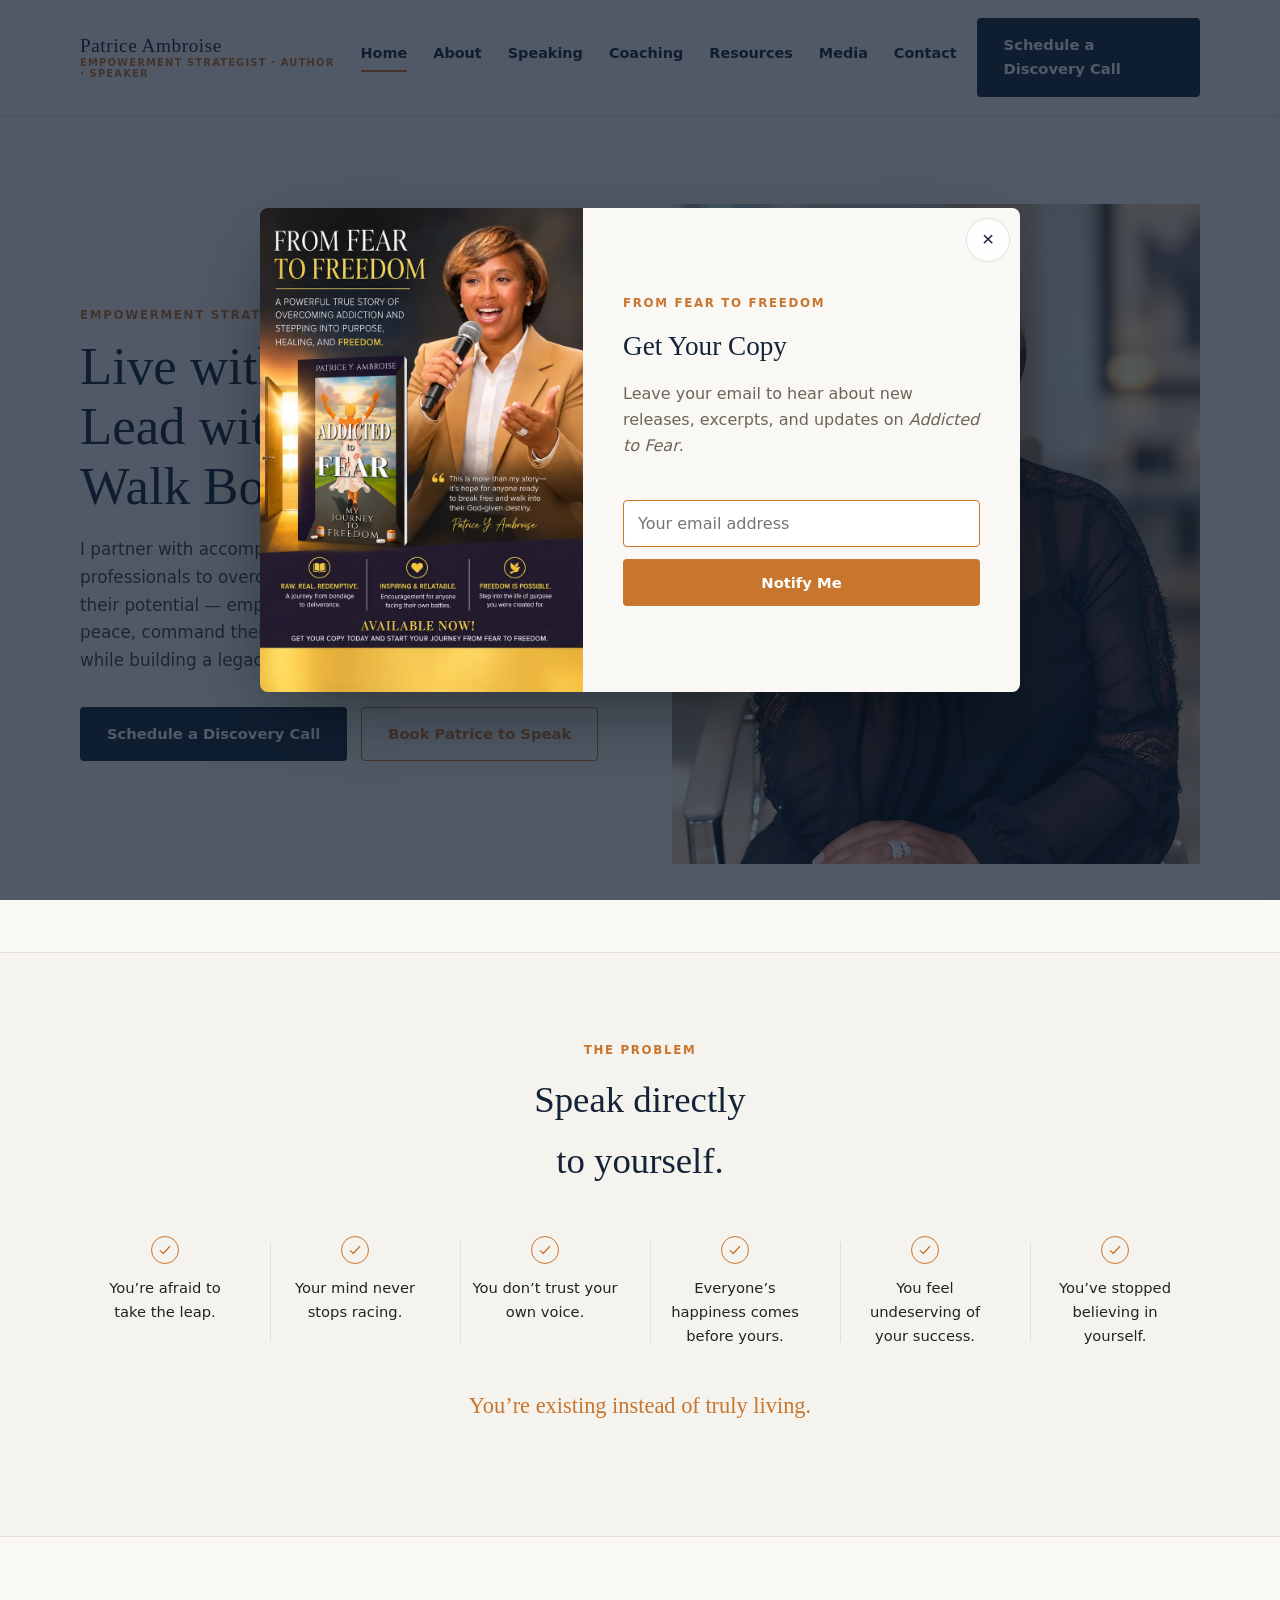
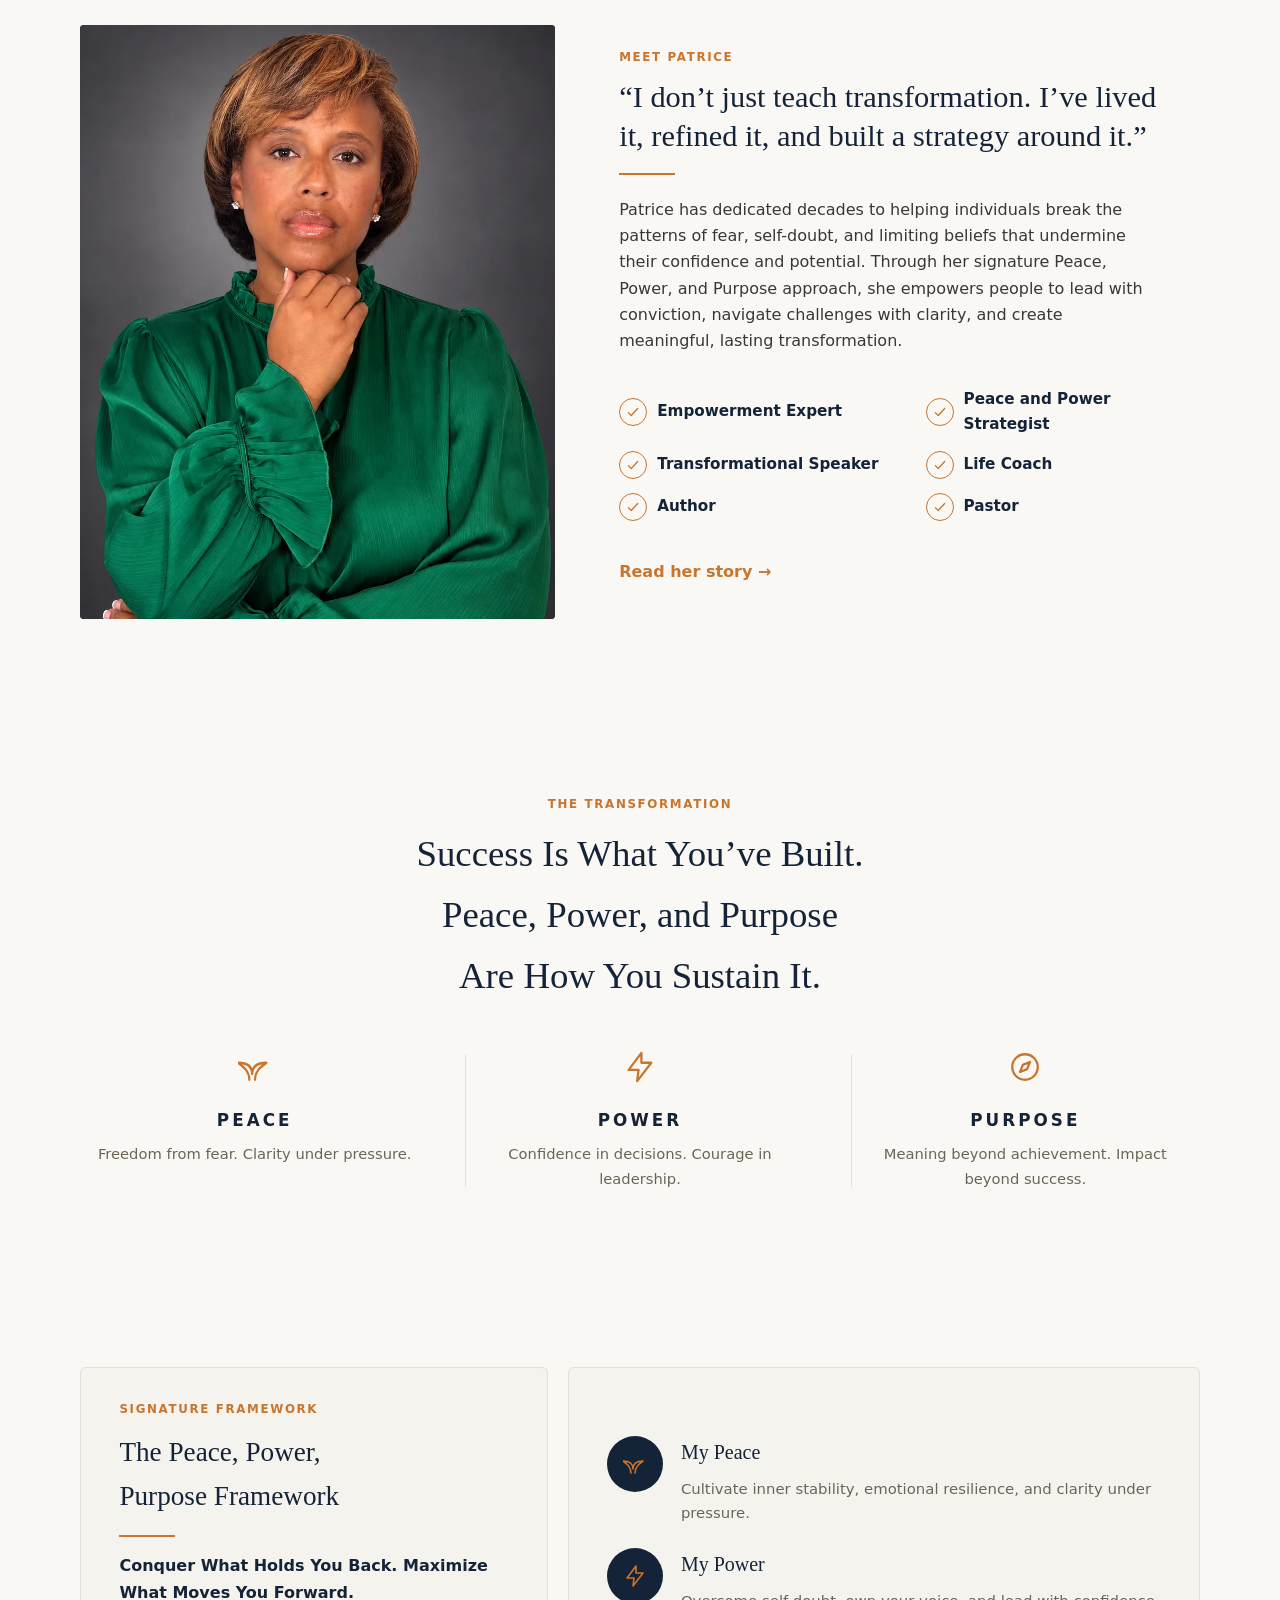
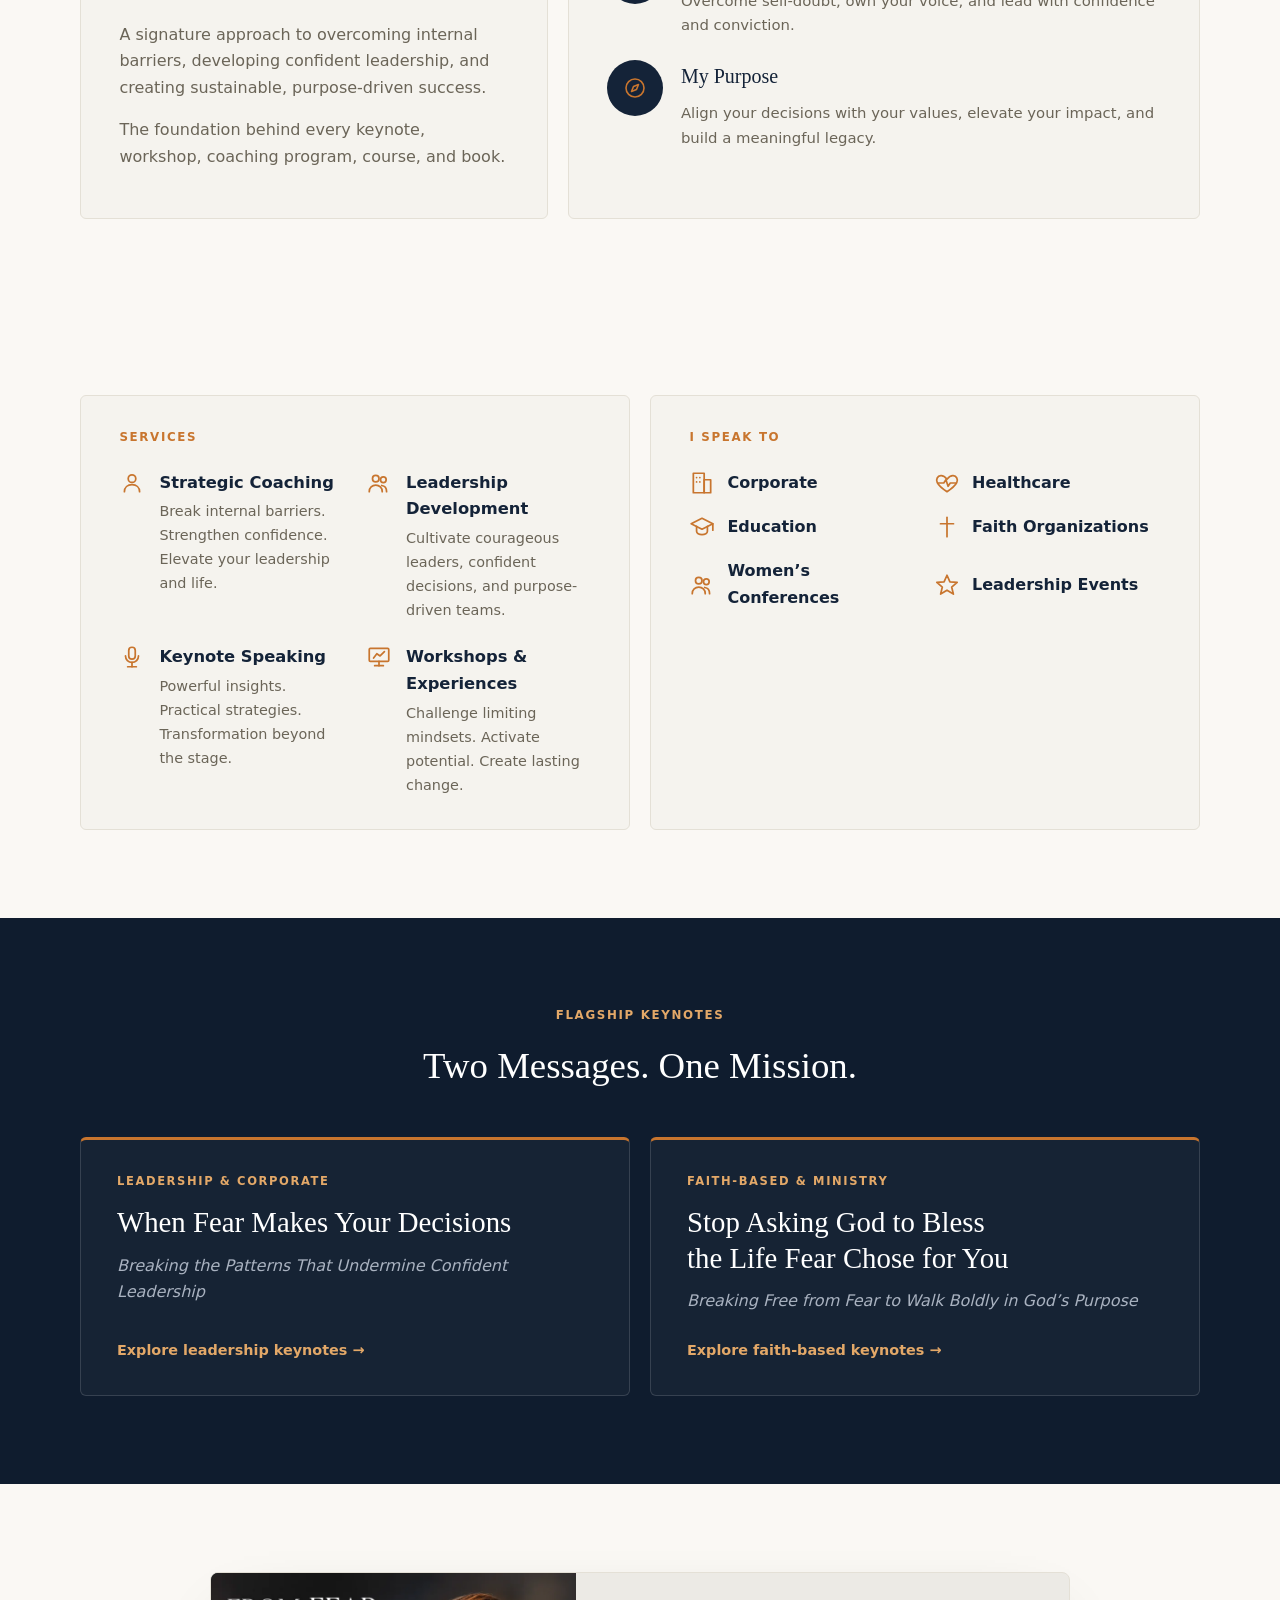
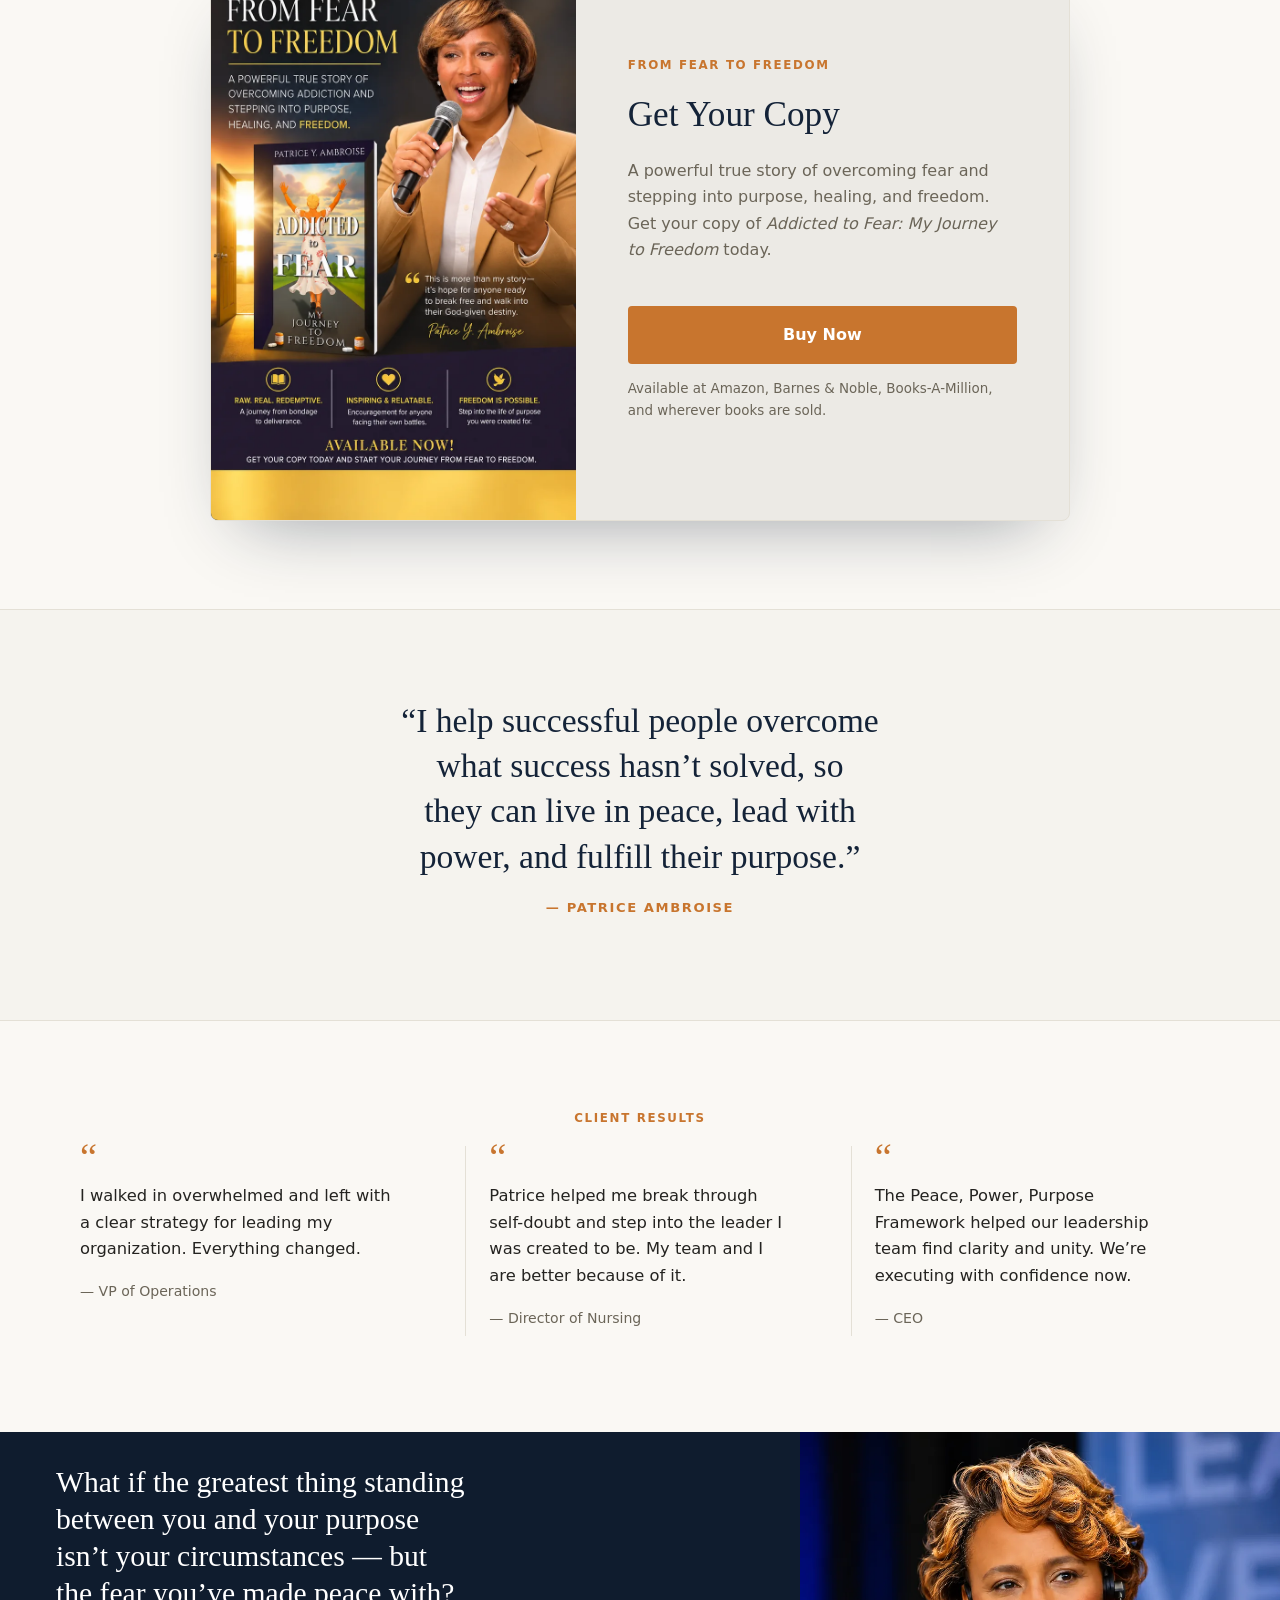
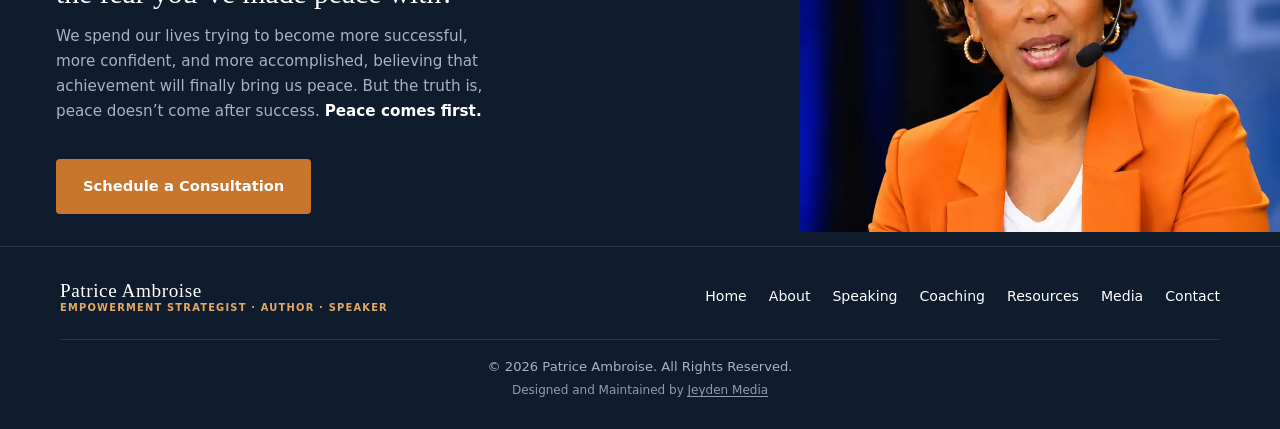
<file: index.html>
<!doctype html>
<html lang="en">
<head>
<meta charset="utf-8" />
<meta name="viewport" content="width=device-width, initial-scale=1" />
<title>Patrice Ambroise — Empowerment Strategist, Author, Peace Ambassador to the United Nations (CGPA)</title>
<meta name="description" content="Patrice Ambroise is an empowerment strategist, author, and Peace Ambassador helping leaders overcome fear and self-doubt to live with peace, lead with power, and walk boldly in purpose." />
<link rel="canonical" href="https://patriceambroise.com/" />
<meta name="theme-color" content="#142338" />
<link rel="icon" href="favicon.ico" sizes="any" />
<link rel="icon" href="img/icons/favicon-32.png" type="image/png" sizes="32x32" />
<link rel="apple-touch-icon" href="img/icons/apple-touch-icon.png" />
<link rel="manifest" href="site.webmanifest" />
<meta property="og:type" content="website" />
<meta property="og:site_name" content="Patrice Ambroise" />
<meta property="og:title" content="Patrice Ambroise — Empowerment Strategist, Author, Peace Ambassador to the United Nations (CGPA)" />
<meta property="og:description" content="Patrice Ambroise is an empowerment strategist, author, and Peace Ambassador helping leaders overcome fear and self-doubt to live with peace, lead with power, and walk boldly in purpose." />
<meta property="og:url" content="https://patriceambroise.com/" />
<meta property="og:image" content="https://patriceambroise.com/img/og-image.jpg" />
<meta property="og:image:width" content="1200" />
<meta property="og:image:height" content="630" />
<meta name="twitter:card" content="summary_large_image" />
<meta name="twitter:title" content="Patrice Ambroise — Empowerment Strategist, Author, Peace Ambassador to the United Nations (CGPA)" />
<meta name="twitter:description" content="Patrice Ambroise is an empowerment strategist, author, and Peace Ambassador helping leaders overcome fear and self-doubt to live with peace, lead with power, and walk boldly in purpose." />
<meta name="twitter:image" content="https://patriceambroise.com/img/og-image.jpg" />
<link rel="stylesheet" href="assets/css/site.css" />
</head>
<body data-modal-autoopen="book-modal">

<header class="site-nav">
  <div class="nav-inner">
    <div class="brand"><a href="index.html" style="text-decoration:none;"><div class="name">Patrice Ambroise</div><div class="tag">Empowerment Strategist &middot; Author &middot; Speaker</div></a></div>
    <nav class="links">
      <a href="#top" class="active">Home</a>
      <a href="about.html">About</a>
      <a href="speaking.html">Speaking</a>
      <a href="coaching.html">Coaching</a>
      <a href="resources.html">Resources</a>
      <a href="media.html">Media</a>
      <a href="contact.html">Contact</a>
    </nav>
    <a class="btn btn-navy nav-cta" href="contact.html">Schedule a Discovery Call</a>
    <label class="burger" for="nav-toggle" aria-label="Open menu" aria-controls="mobile-menu" aria-expanded="false" role="button" tabindex="0"><span></span></label>
  </div>
  <input type="checkbox" id="nav-toggle" />
  <nav class="mobile-menu" id="mobile-menu" aria-label="Mobile">
    <a href="#top">Home</a>
    <a href="about.html">About</a>
    <a href="speaking.html">Speaking</a>
    <a href="coaching.html">Coaching</a>
    <a href="resources.html">Resources</a>
    <a href="media.html">Media</a>
    <a href="contact.html">Contact</a>
    <a class="btn btn-navy" href="contact.html">Schedule a Discovery Call</a>
  </nav>
</header>

<main id="top">

  <section class="hero">
    <div class="wrap">
      <div class="hero-copy">
        <span class="eyebrow">Empowerment Strategist &middot; Author &middot; Peace Ambassador</span>
        <h1>Live with Peace.<br>Lead with Power.<br>Walk Boldly in Purpose.</h1>
        <p class="subhead">I partner with accomplished leaders and ambitious professionals to overcome the internal barriers that limit their potential &mdash; empowering them to protect their peace, command their power, and lead with purpose while building a legacy of lasting impact.</p>
        <div class="hero-actions">
          <a class="btn btn-navy" href="contact.html">Schedule a Discovery Call</a>
          <a class="btn btn-outline" href="speaking.html">Book Patrice to Speak</a>
        </div>
      </div>
      <div class="hero-photo">
        <picture><source srcset="img/web/lace_smile.webp" type="image/webp"><img src="img/web/lace_smile.jpg" alt="Patrice Ambroise smiling, seated in an office" width="900" height="1299" fetchpriority="high" decoding="async" /></picture>
      </div>
    </div>
  </section>

  <section class="problem">
    <div class="wrap">
      <span class="eyebrow">The Problem</span>
      <h2>Speak directly to yourself.</h2>
      <div class="problem-grid">
        <div class="problem-item">
          <span class="check"><svg viewBox="0 0 24 24"><polyline points="4,13 9,18 20,6"/></svg></span>
          <p>You’re afraid to take the leap.</p>
        </div>
        <div class="problem-item">
          <span class="check"><svg viewBox="0 0 24 24"><polyline points="4,13 9,18 20,6"/></svg></span>
          <p>Your mind never stops racing.</p>
        </div>
        <div class="problem-item">
          <span class="check"><svg viewBox="0 0 24 24"><polyline points="4,13 9,18 20,6"/></svg></span>
          <p>You don’t trust your own voice.</p>
        </div>
        <div class="problem-item">
          <span class="check"><svg viewBox="0 0 24 24"><polyline points="4,13 9,18 20,6"/></svg></span>
          <p>Everyone’s happiness comes before yours.</p>
        </div>
        <div class="problem-item">
          <span class="check"><svg viewBox="0 0 24 24"><polyline points="4,13 9,18 20,6"/></svg></span>
          <p>You feel undeserving of your success.</p>
        </div>
        <div class="problem-item">
          <span class="check"><svg viewBox="0 0 24 24"><polyline points="4,13 9,18 20,6"/></svg></span>
          <p>You’ve stopped believing in yourself.</p>
        </div>
      </div>
      <p class="problem-close">You&rsquo;re existing instead of truly living.</p>
    </div>
  </section>

  <section class="meet" id="meet">
    <div class="wrap">
      <div class="meet-photo">
        <picture><source srcset="img/web/green_studio.webp" type="image/webp"><img src="img/web/green_studio.jpg" alt="Portrait of Patrice Ambroise in a green blouse" width="900" height="1586" loading="lazy" decoding="async" /></picture>
      </div>
      <div class="meet-copy">
        <span class="eyebrow">Meet Patrice</span>
        <blockquote>&ldquo;I don&rsquo;t just teach transformation. I&rsquo;ve lived it, refined it, and built a strategy around it.&rdquo;</blockquote>
        <hr class="rule" />
        <p class="bio">Patrice has dedicated decades to helping individuals break the patterns of fear, self-doubt, and limiting beliefs that undermine their confidence and potential. Through her signature Peace, Power, and Purpose approach, she empowers people to lead with conviction, navigate challenges with clarity, and create meaningful, lasting transformation.</p>
        <div class="cred-grid">
        <div class="cred-item"><span class="check"><svg viewBox="0 0 24 24"><polyline points="4,13 9,18 20,6"/></svg></span>Empowerment Expert</div>
        <div class="cred-item"><span class="check"><svg viewBox="0 0 24 24"><polyline points="4,13 9,18 20,6"/></svg></span>Peace and Power Strategist</div>
        <div class="cred-item"><span class="check"><svg viewBox="0 0 24 24"><polyline points="4,13 9,18 20,6"/></svg></span>Transformational Speaker</div>
        <div class="cred-item"><span class="check"><svg viewBox="0 0 24 24"><polyline points="4,13 9,18 20,6"/></svg></span>Life Coach</div>
        <div class="cred-item"><span class="check"><svg viewBox="0 0 24 24"><polyline points="4,13 9,18 20,6"/></svg></span>Author</div>
        <div class="cred-item"><span class="check"><svg viewBox="0 0 24 24"><polyline points="4,13 9,18 20,6"/></svg></span>Pastor</div>
      </div>
        <a class="text-link" href="about.html">Read her story &rarr;</a>
      </div>
    </div>
  </section>

  <section class="transform">
    <div class="wrap">
      <span class="eyebrow">The Transformation</span>
      <h2 class="wide">Success Is What You&rsquo;ve Built. Peace, Power, and Purpose Are How You Sustain It.</h2>
      <div class="transform-grid">
        <div class="transform-col">
          <svg class="ic" viewBox="0 0 24 24"><path d="M12 21c0-6 4-9 8-12-6 0-10 2-10 8 0-6-4-8-10-8 4 3 8 6 8 12"/></svg>
          <div class="headline caps">Peace</div>
          <p>Freedom from fear. Clarity under pressure.</p>
        </div>
        <div class="transform-col">
          <svg class="ic" viewBox="0 0 24 24"><polygon points="13,2 4,14 11,14 10,22 20,9 13,9"/></svg>
          <div class="headline caps">Power</div>
          <p>Confidence in decisions. Courage in leadership.</p>
        </div>
        <div class="transform-col">
          <svg class="ic" viewBox="0 0 24 24"><circle cx="12" cy="12" r="9"/><polygon points="15.5,8.5 13.5,13.5 8.5,15.5 10.5,10.5"/></svg>
          <div class="headline caps">Purpose</div>
          <p>Meaning beyond achievement. Impact beyond success.</p>
        </div>
      </div>
    </div>
  </section>

  <section class="framework" id="framework">
    <div class="wrap grid2">
      <div class="panel">
        <span class="eyebrow">Signature Framework</span>
        <h2>The Peace, Power, Purpose Framework</h2>
        <hr class="rule" />
        <p class="strong">Conquer What Holds You Back. Maximize What Moves You Forward.</p>
        <p>A signature approach to overcoming internal barriers, developing confident leadership, and creating sustainable, purpose-driven success.</p>
        <p>The foundation behind every keynote, workshop, coaching program, course, and book.</p>
      </div>
      <div class="panel">
        <div class="ppp-list">
          <div class="ppp-step">
            <div class="ppp-badge"><svg class="ic" viewBox="0 0 24 24"><path d="M12 21c0-6 4-9 8-12-6 0-10 2-10 8 0-6-4-8-10-8 4 3 8 6 8 12"/></svg></div>
            <div><div class="t">My Peace</div><p>Cultivate inner stability, emotional resilience, and clarity under pressure.</p></div>
          </div>
          <div class="ppp-step">
            <div class="ppp-badge"><svg class="ic" viewBox="0 0 24 24"><polygon points="13,2 4,14 11,14 10,22 20,9 13,9"/></svg></div>
            <div><div class="t">My Power</div><p>Overcome self-doubt, own your voice, and lead with confidence and conviction.</p></div>
          </div>
          <div class="ppp-step">
            <div class="ppp-badge"><svg class="ic" viewBox="0 0 24 24"><circle cx="12" cy="12" r="9"/><polygon points="15.5,8.5 13.5,13.5 8.5,15.5 10.5,10.5"/></svg></div>
            <div><div class="t">My Purpose</div><p>Align your decisions with your values, elevate your impact, and build a meaningful legacy.</p></div>
          </div>
        </div>
      </div>
    </div>
  </section>

  <section class="services" id="services">
    <div class="wrap svc-grid">
      <div class="panel">
        <span class="eyebrow">Services</span>
        <div class="item-grid">
          <div class="item">
            <svg class="ic" viewBox="0 0 24 24"><circle cx="12" cy="8" r="3.5"/><path d="M5 20c0-4 3-6.5 7-6.5S19 16 19 20"/></svg>
            <div><div class="t">Strategic Coaching</div><p>Break internal barriers. Strengthen confidence. Elevate your leadership and life.</p></div>
          </div>
          <div class="item">
            <svg class="ic" viewBox="0 0 24 24"><circle cx="9" cy="8" r="3"/><circle cx="16" cy="9" r="2.6"/><path d="M3 20c0-3.5 2.7-6 6-6s6 2.5 6 6"/><path d="M14.5 14.3c2.5.3 4.5 2.4 4.5 5.7"/></svg>
            <div><div class="t">Leadership Development</div><p>Cultivate courageous leaders, confident decisions, and purpose-driven teams.</p></div>
          </div>
          <div class="item">
            <svg class="ic" viewBox="0 0 24 24"><rect x="9" y="3" width="6" height="11" rx="3"/><path d="M6 11a6 6 0 0 0 12 0"/><line x1="12" y1="17" x2="12" y2="21"/><line x1="8" y1="21" x2="16" y2="21"/></svg>
            <div><div class="t">Keynote Speaking</div><p>Powerful insights. Practical strategies. Transformation beyond the stage.</p></div>
          </div>
          <div class="item">
            <svg class="ic" viewBox="0 0 24 24"><rect x="3" y="4" width="18" height="12" rx="1"/><polyline points="7,13 10,9 13,11 17,7"/><line x1="12" y1="16" x2="12" y2="20"/><line x1="8" y1="20" x2="16" y2="20"/></svg>
            <div><div class="t">Workshops &amp; Experiences</div><p>Challenge limiting mindsets. Activate potential. Create lasting change.</p></div>
          </div>
        </div>
      </div>
      <div class="panel" id="speaking">
        <span class="eyebrow">I Speak To</span>
        <div class="speak-list">
          <div class="speak-item"><svg class="ic" viewBox="0 0 24 24"><rect x="4" y="3" width="10" height="18"/><rect x="14" y="9" width="6" height="12"/><line x1="7" y1="7" x2="7" y2="7"/><line x1="10" y1="7" x2="10" y2="7"/><line x1="7" y1="11" x2="7" y2="11"/><line x1="10" y1="11" x2="10" y2="11"/></svg>Corporate</div>
          <div class="speak-item"><svg class="ic" viewBox="0 0 24 24"><path d="M12 20s-7-4.4-9-8.3C1.5 8.5 3.3 5.5 6.3 5.2 8.2 5 10 6 12 8.5 14 6 15.8 5 17.7 5.2 20.7 5.5 22.5 8.5 21 11.7 19 15.6 12 20 12 20z"/><polyline points="4,12 9,12 11,9 13,15 15,12 20,12"/></svg>Healthcare</div>
          <div class="speak-item"><svg class="ic" viewBox="0 0 24 24"><polygon points="12,4 22,9 12,14 2,9"/><path d="M7 11.5V16c0 1.7 2.2 3 5 3s5-1.3 5-3v-4.5"/><line x1="22" y1="9" x2="22" y2="15"/></svg>Education</div>
          <div class="speak-item"><svg class="ic" viewBox="0 0 24 24"><line x1="12" y1="3" x2="12" y2="21"/><line x1="6" y1="9" x2="18" y2="9"/></svg>Faith Organizations</div>
          <div class="speak-item"><svg class="ic" viewBox="0 0 24 24"><circle cx="9" cy="8" r="3"/><circle cx="16" cy="9" r="2.6"/><path d="M3 20c0-3.5 2.7-6 6-6s6 2.5 6 6"/><path d="M14.5 14.3c2.5.3 4.5 2.4 4.5 5.7"/></svg>Women’s Conferences</div>
          <div class="speak-item"><svg class="ic" viewBox="0 0 24 24"><polygon points="12,3 14.7,9.1 21.4,9.6 16.3,13.9 17.9,20.4 12,16.8 6.1,20.4 7.7,13.9 2.6,9.6 9.3,9.1"/></svg>Leadership Events</div>
        </div>
      </div>
    </div>
  </section>

  <section class="flagship" id="keynotes">
    <div class="wrap">
      <span class="eyebrow center">Flagship Keynotes</span>
      <h2 class="section-title">Two Messages. One Mission.</h2>
      <div class="keynote-grid">
        <a class="keynote" href="speaking.html#topics-corporate">
          <span class="keynote-tag">Leadership &amp; Corporate</span>
          <h3>When Fear Makes Your Decisions</h3>
          <p>Breaking the Patterns That Undermine Confident Leadership</p>
          <span class="keynote-more">Explore leadership keynotes &rarr;</span>
        </a>
        <a class="keynote" href="speaking.html#topics-faith">
          <span class="keynote-tag">Faith-Based &amp; Ministry</span>
          <h3>Stop Asking God to Bless the Life Fear Chose for You</h3>
          <p>Breaking Free from Fear to Walk Boldly in God&rsquo;s Purpose</p>
          <span class="keynote-more">Explore faith-based keynotes &rarr;</span>
        </a>
      </div>
    </div>
  </section>

  <section class="book-sale" id="book">
    <div class="wrap">
      <div class="book-tile">
        <div class="book-tile-image">
          <picture><source srcset="img/web/book_promo.webp" type="image/webp"><img src="img/web/book_promo.jpg" alt="Addicted to Fear: My Journey to Freedom &mdash; promotional poster" width="800" height="1200" loading="lazy" decoding="async" /></picture>
        </div>
        <div class="book-tile-body">
          <span class="eyebrow">From Fear to Freedom</span>
          <h2>Get Your Copy</h2>
          <p class="lede">A powerful true story of overcoming fear and stepping into purpose, healing, and freedom. Get your copy of <em>Addicted to Fear: My Journey to Freedom</em> today.</p>
          <div class="book-tile-actions">
            <!-- BUY NOW: replace this link with the book's direct store page when available -->
            <a class="btn btn-orange" href="https://www.amazon.com/s?k=Addicted+to+Fear+My+Journey+to+Freedom+Patrice+Ambroise" target="_blank" rel="noopener">Buy Now</a>
          </div>
          <p class="book-tile-stores">Available at Amazon, Barnes &amp; Noble, Books-A-Million, and wherever books are sold.</p>
        </div>
      </div>
    </div>
  </section>

  <section class="pullquote">
    <div class="wrap">
      <blockquote>&ldquo;I help successful people overcome what success hasn&rsquo;t solved, so they can live in peace, lead with power, and fulfill their purpose.&rdquo;</blockquote>
      <p class="attr">&mdash; Patrice Ambroise</p>
    </div>
  </section>

  <section class="results" id="results">
    <div class="wrap">
      <span class="eyebrow">Client Results</span>
      <div class="results-grid">
        <div class="result">
          <span class="q">&ldquo;</span>
          <p class="quote">I walked in overwhelmed and left with a clear strategy for leading my organization. Everything changed.</p>
          <p class="attr">&mdash; VP of Operations</p>
        </div>
        <div class="result">
          <span class="q">&ldquo;</span>
          <p class="quote">Patrice helped me break through self-doubt and step into the leader I was created to be. My team and I are better because of it.</p>
          <p class="attr">&mdash; Director of Nursing</p>
        </div>
        <div class="result">
          <span class="q">&ldquo;</span>
          <p class="quote">The Peace, Power, Purpose Framework helped our leadership team find clarity and unity. We&rsquo;re executing with confidence now.</p>
          <p class="attr">&mdash; CEO</p>
        </div>
      </div>
    </div>
  </section>

  <section class="final" id="final">
    <div class="final-grid">
      <div class="final-copy">
        <h2>What if the greatest thing standing between you and your purpose isn&rsquo;t your circumstances &mdash; but the fear you&rsquo;ve made peace with?</h2>
        <p>We spend our lives trying to become more successful, more confident, and more accomplished, believing that achievement will finally bring us peace. But the truth is, peace doesn&rsquo;t come after success. <strong>Peace comes first.</strong></p>
        <a class="btn btn-orange" href="contact.html">Schedule a Consultation</a>
      </div>
      <div class="final-photo">
        <picture><source srcset="img/web/headset.webp" type="image/webp"><img src="img/web/headset.jpg" alt="Patrice Ambroise speaking on stage" width="900" height="1125" loading="lazy" decoding="async" /></picture>
      </div>
    </div>
  </section>

</main>

<footer class="site-footer">
  <div class="wrap">
    <div class="brand"><a href="index.html" style="text-decoration:none;"><div class="name">Patrice Ambroise</div><div class="tag">Empowerment Strategist &middot; Author &middot; Speaker</div></a></div>
    <div class="copy">&copy; 2026 Patrice Ambroise. All Rights Reserved.<span class="credit">Designed and Maintained by <a href="https://jeydenmedia.com" target="_blank" rel="noopener">Jeyden Media</a></span></div>
    <nav class="footer-links" aria-label="Footer">
      <a href="index.html">Home</a>
      <a href="about.html">About</a>
      <a href="speaking.html">Speaking</a>
      <a href="coaching.html">Coaching</a>
      <a href="resources.html">Resources</a>
      <a href="media.html">Media</a>
      <a href="contact.html">Contact</a>
    </nav>
  </div>
</footer>

<div class="modal-overlay" id="book-modal">
  <div class="modal" role="dialog" aria-modal="true" aria-labelledby="book-modal-title">
    <button type="button" class="modal-close" data-modal-close aria-label="Close">&times;</button>
    <div class="modal-image">
      <picture><source srcset="img/web/book_promo.webp" type="image/webp"><img src="img/web/book_promo.jpg" alt="Addicted to Fear: My Journey to Freedom &mdash; promotional poster" width="800" height="1200" loading="lazy" decoding="async" /></picture>
    </div>
    <div class="modal-body">
      <span class="eyebrow">From Fear to Freedom</span>
      <h2 id="book-modal-title">Get Your Copy</h2>
      <p class="lede">Leave your email to hear about new releases, excerpts, and updates on <em>Addicted to Fear</em>.</p>
      <form class="modal-form" data-notify-form data-notify-source="Addicted to Fear - home page modal" novalidate>
        <input type="text" name="website" tabindex="-1" autocomplete="off" aria-hidden="true" style="position:absolute;left:-9999px;width:1px;height:1px;opacity:0;" />
        <label class="sr-only" for="book-modal-email">Email address</label>
        <input id="book-modal-email" name="email" type="email" placeholder="Your email address" autocomplete="email" required />
        <button type="submit" class="btn btn-orange">Notify Me</button>
      </form>
      <p class="form-error" data-notify-error hidden>Something went wrong. Please try again in a moment.</p>
      <p class="modal-fine" data-notify-done hidden><strong>Thank you!</strong> You&rsquo;re on the list &mdash; we&rsquo;ll be in touch with updates on <em>Addicted to Fear</em>.</p>
    </div>
  </div>
</div>
<script src="assets/js/modal.js"></script>

<script src="assets/js/nav.js"></script>
</body>
</html>
</file>
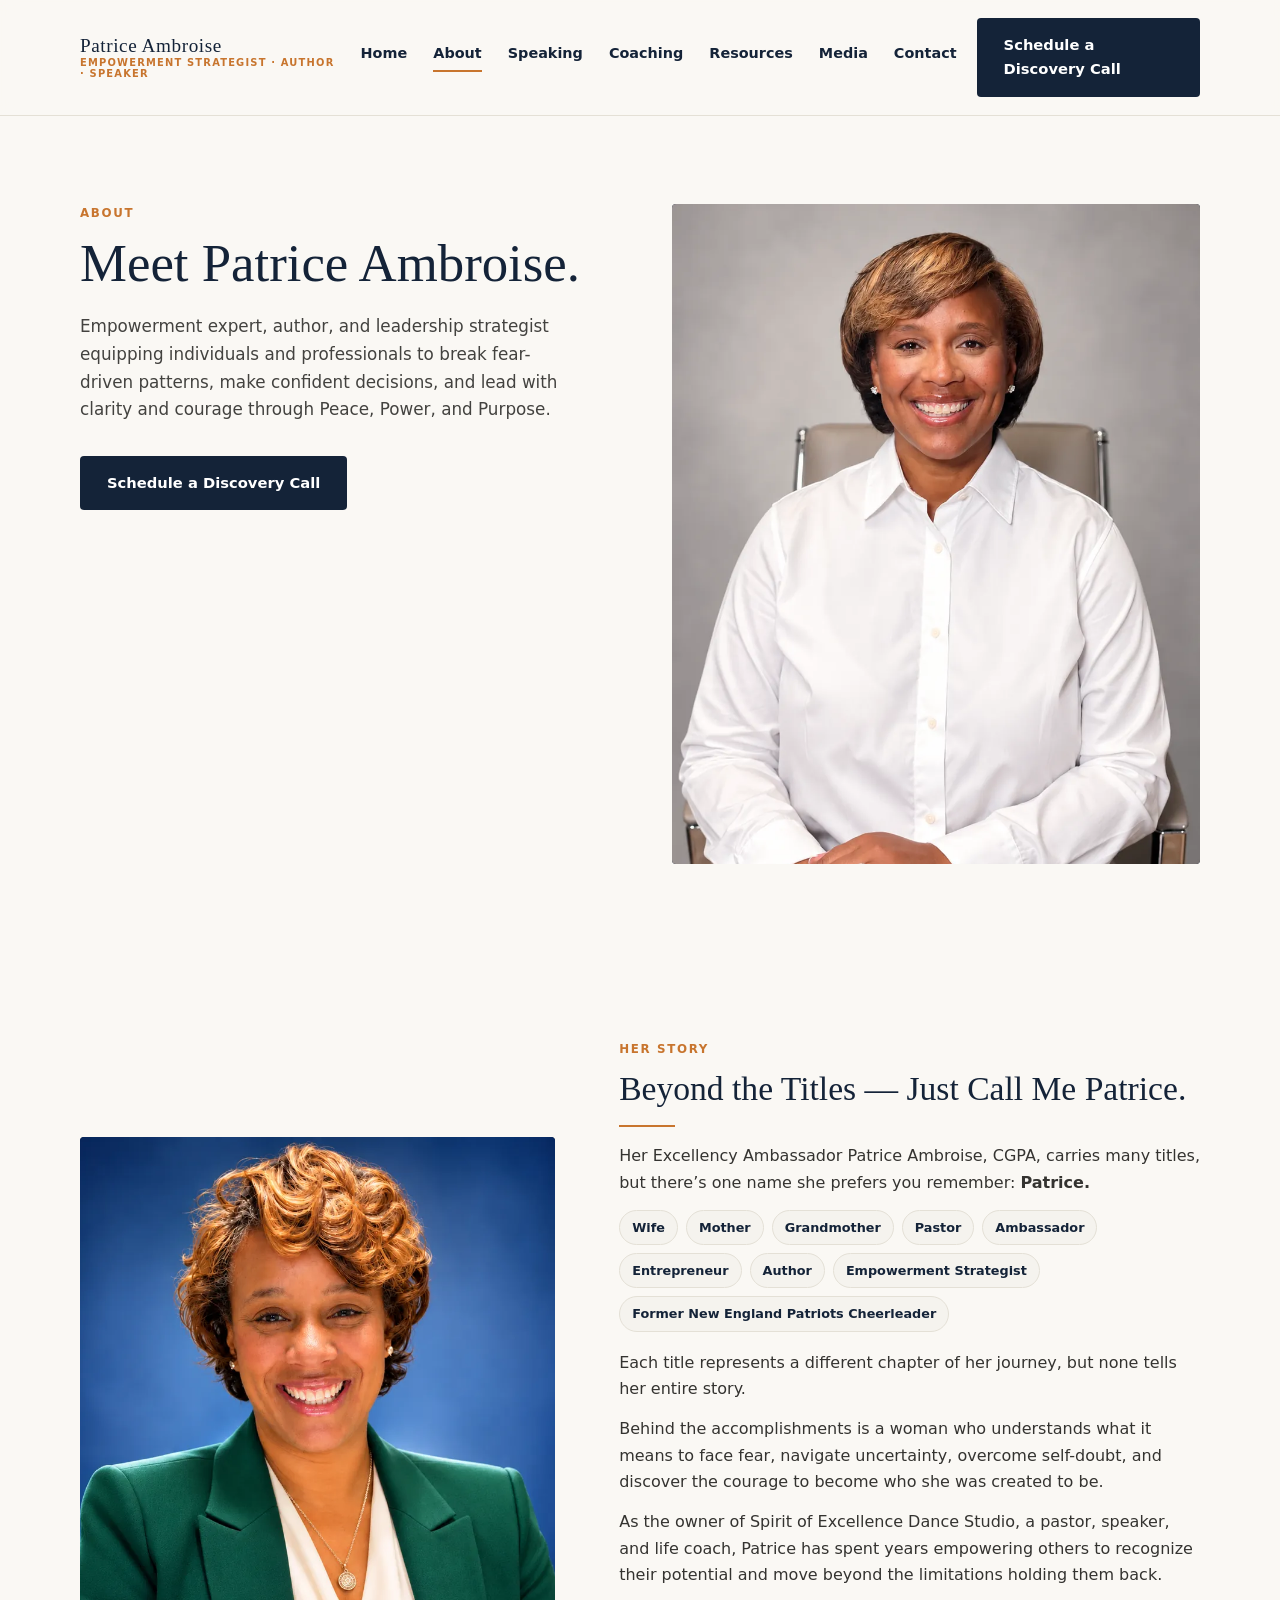
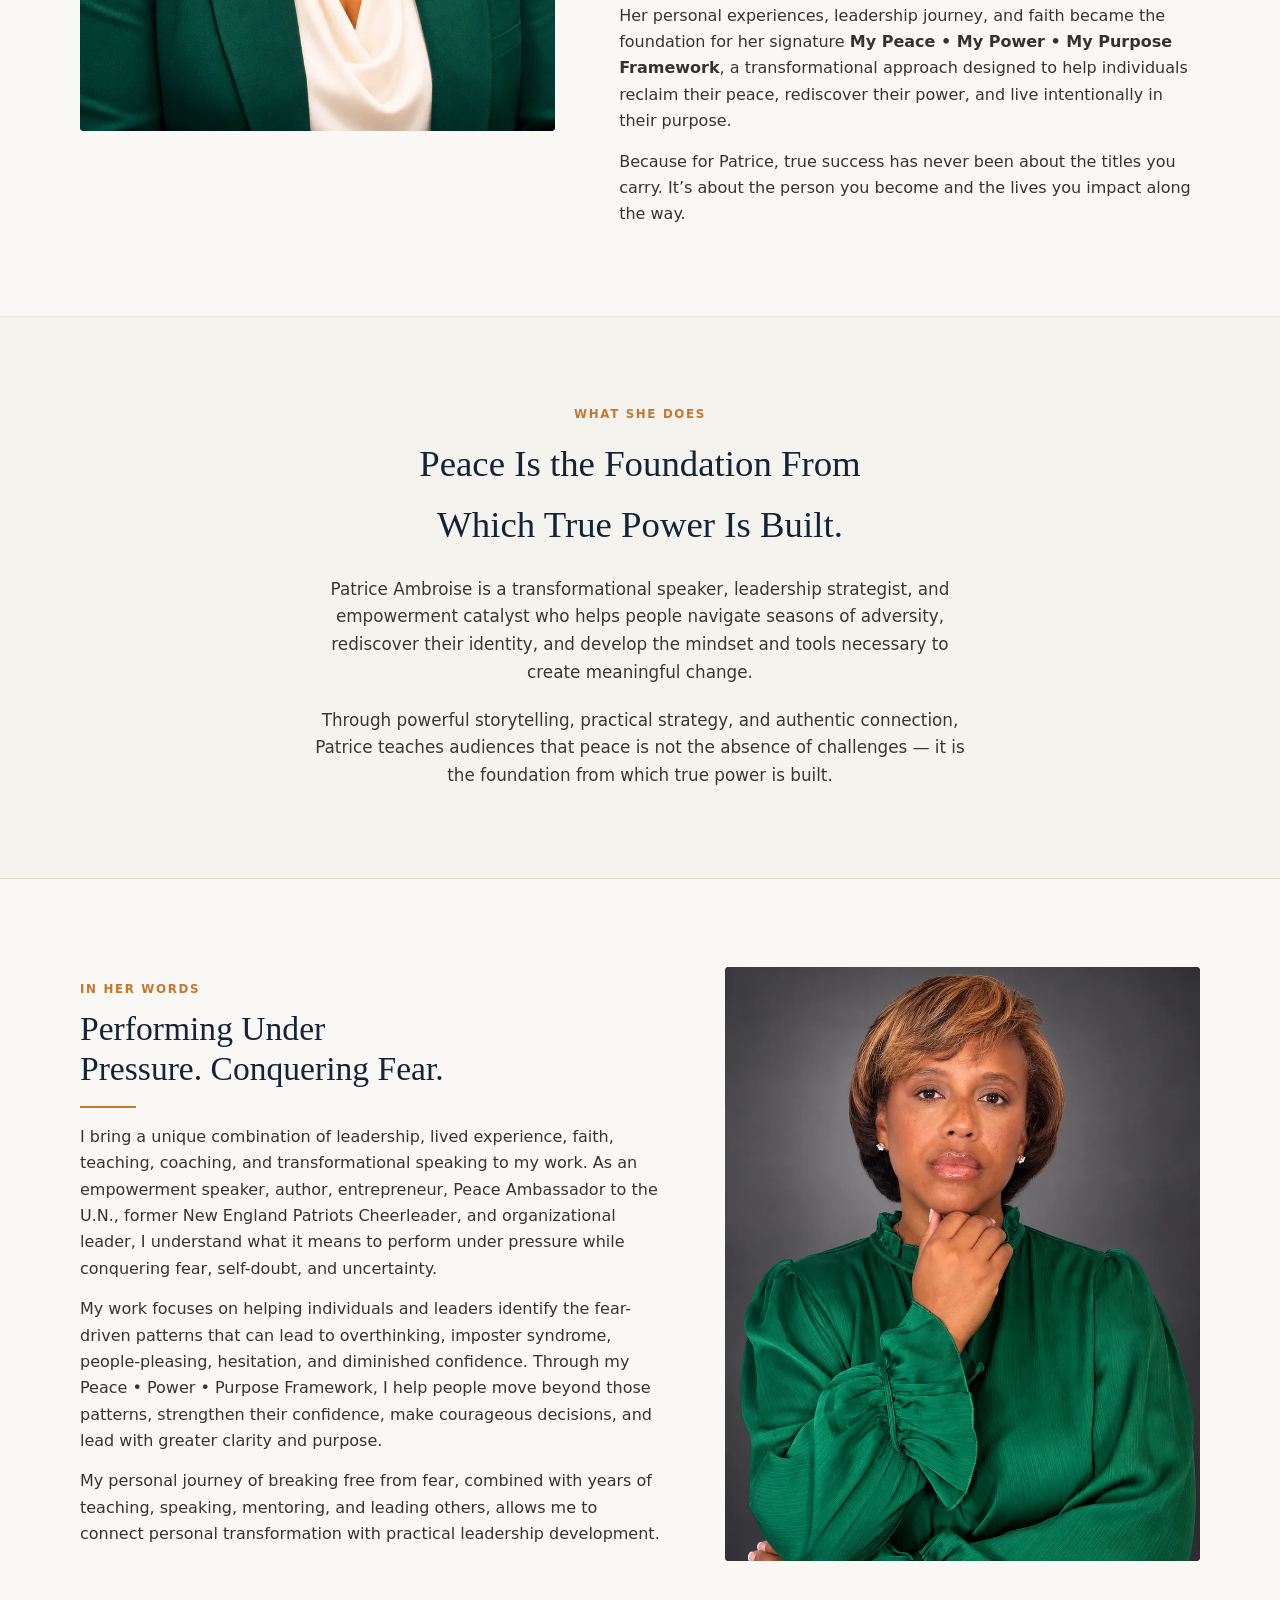
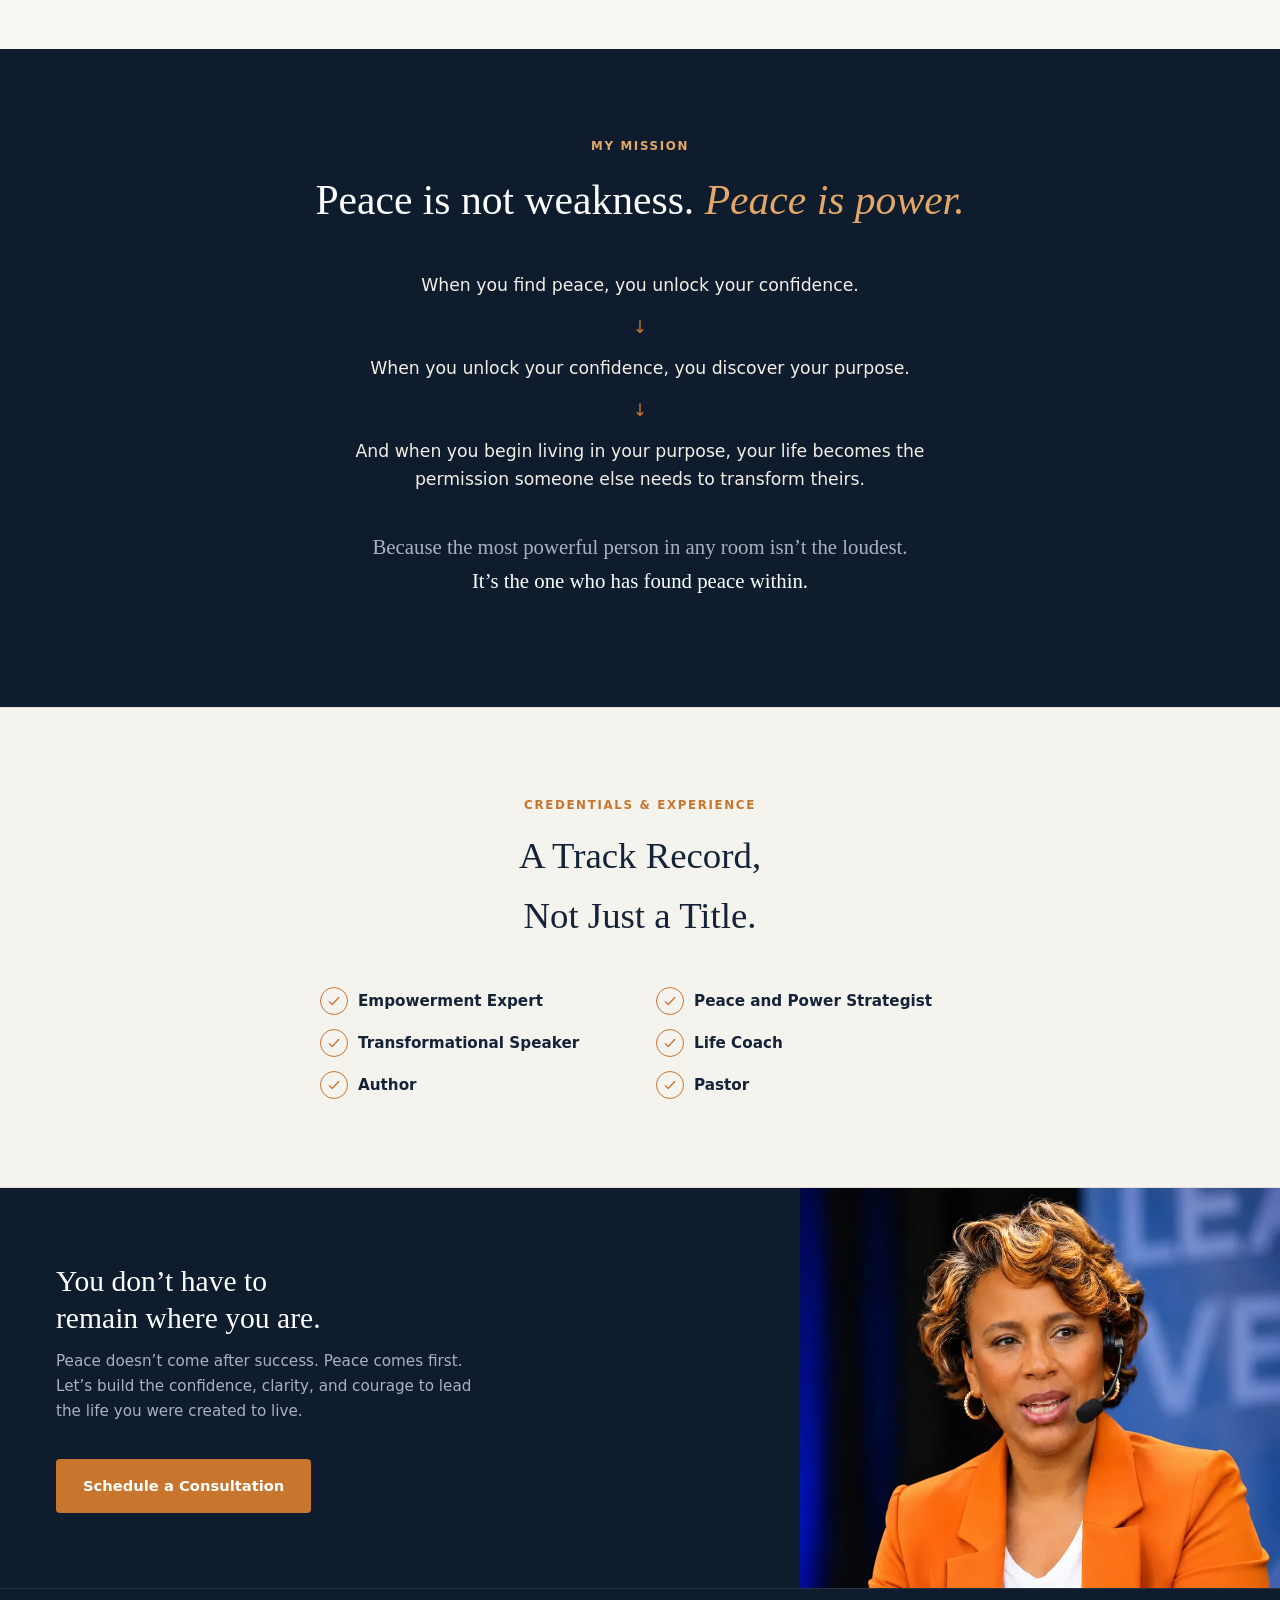
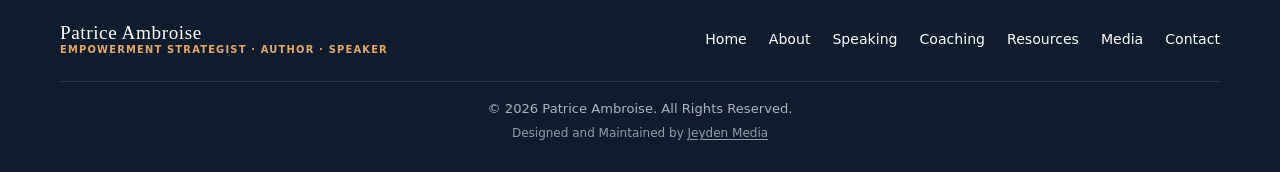
<file: about.html>
<!doctype html>
<html lang="en">
<head>
<meta charset="utf-8" />
<meta name="viewport" content="width=device-width, initial-scale=1" />
<title>About — Patrice Ambroise</title>
<meta name="description" content="Meet Patrice Ambroise — empowerment expert, author, pastor, Peace Ambassador, and creator of the Peace, Power, Purpose Framework, helping people break fear-driven patterns." />
<link rel="canonical" href="https://patriceambroise.com/about.html" />
<meta name="theme-color" content="#142338" />
<link rel="icon" href="favicon.ico" sizes="any" />
<link rel="icon" href="img/icons/favicon-32.png" type="image/png" sizes="32x32" />
<link rel="apple-touch-icon" href="img/icons/apple-touch-icon.png" />
<link rel="manifest" href="site.webmanifest" />
<meta property="og:type" content="website" />
<meta property="og:site_name" content="Patrice Ambroise" />
<meta property="og:title" content="About — Patrice Ambroise" />
<meta property="og:description" content="Meet Patrice Ambroise — empowerment expert, author, pastor, Peace Ambassador, and creator of the Peace, Power, Purpose Framework, helping people break fear-driven patterns." />
<meta property="og:url" content="https://patriceambroise.com/about.html" />
<meta property="og:image" content="https://patriceambroise.com/img/og-image.jpg" />
<meta property="og:image:width" content="1200" />
<meta property="og:image:height" content="630" />
<meta name="twitter:card" content="summary_large_image" />
<meta name="twitter:title" content="About — Patrice Ambroise" />
<meta name="twitter:description" content="Meet Patrice Ambroise — empowerment expert, author, pastor, Peace Ambassador, and creator of the Peace, Power, Purpose Framework, helping people break fear-driven patterns." />
<meta name="twitter:image" content="https://patriceambroise.com/img/og-image.jpg" />
<link rel="stylesheet" href="assets/css/site.css" />
<style>
  /* About page only: align the hero eyebrow flush with the top of the hero photo,
     instead of the shared .hero vertical-centering used on other pages. */
  .hero .wrap{align-items:start;}
</style>
</head>
<body>

<header class="site-nav">
  <div class="nav-inner">
    <div class="brand"><a href="index.html" style="text-decoration:none;"><div class="name">Patrice Ambroise</div><div class="tag">Empowerment Strategist &middot; Author &middot; Speaker</div></a></div>
    <nav class="links">
      <a href="index.html">Home</a>
      <a href="about.html" class="active">About</a>
      <a href="speaking.html">Speaking</a>
      <a href="coaching.html">Coaching</a>
      <a href="resources.html">Resources</a>
      <a href="media.html">Media</a>
      <a href="contact.html">Contact</a>
    </nav>
    <a class="btn btn-navy nav-cta" href="contact.html">Schedule a Discovery Call</a>
    <label class="burger" for="nav-toggle" aria-label="Open menu" aria-controls="mobile-menu" aria-expanded="false" role="button" tabindex="0"><span></span></label>
  </div>
  <input type="checkbox" id="nav-toggle" />
  <nav class="mobile-menu" id="mobile-menu" aria-label="Mobile">
    <a href="index.html">Home</a>
    <a href="about.html">About</a>
    <a href="speaking.html">Speaking</a>
    <a href="coaching.html">Coaching</a>
    <a href="resources.html">Resources</a>
    <a href="media.html">Media</a>
    <a href="contact.html">Contact</a>
    <a class="btn btn-navy" href="contact.html">Schedule a Discovery Call</a>
  </nav>
</header>

<main id="top">

  <section class="hero">
    <div class="wrap">
      <div class="hero-copy">
        <span class="eyebrow">About</span>
        <h1>Meet Patrice Ambroise.</h1>
        <p class="subhead">Empowerment expert, author, and leadership strategist equipping individuals and professionals to break fear-driven patterns, make confident decisions, and lead with clarity and courage through Peace, Power, and Purpose.</p>
        <div class="hero-actions">
          <a class="btn btn-navy" href="contact.html">Schedule a Discovery Call</a>
        </div>
      </div>
      <div class="hero-photo">
        <picture><source srcset="img/web/white_seated.webp" type="image/webp"><img src="img/web/white_seated.jpg" alt="Patrice Ambroise smiling, seated in a white shirt" width="900" height="1418" fetchpriority="high" decoding="async" /></picture>
      </div>
    </div>
  </section>

  <section class="meet story">
    <div class="wrap">
      <div class="meet-photo">
        <picture><source srcset="img/web/green_blazer.webp" type="image/webp"><img src="img/web/green_blazer.jpg" alt="Patrice Ambroise smiling in a green blazer" width="900" height="986" loading="lazy" decoding="async" /></picture>
      </div>
      <div class="meet-copy">
        <span class="eyebrow">Her Story</span>
        <h2>Beyond the Titles &mdash; Just Call Me Patrice.</h2>
        <hr class="rule" />
        <div class="prose">
          <p>Her Excellency Ambassador Patrice Ambroise, CGPA, carries many titles, but there&rsquo;s one name she prefers you remember: <strong>Patrice.</strong></p>
          <ul class="title-list"><li>Wife</li><li>Mother</li><li>Grandmother</li><li>Pastor</li><li>Ambassador</li><li>Entrepreneur</li><li>Author</li><li>Empowerment Strategist</li><li>Former New England Patriots Cheerleader</li></ul>
          <p>Each title represents a different chapter of her journey, but none tells her entire story.</p>
          <p>Behind the accomplishments is a woman who understands what it means to face fear, navigate uncertainty, overcome self-doubt, and discover the courage to become who she was created to be.</p>
          <p>As the owner of Spirit of Excellence Dance Studio, a pastor, speaker, and life coach, Patrice has spent years empowering others to recognize their potential and move beyond the limitations holding them back.</p>
          <p>Her personal experiences, leadership journey, and faith became the foundation for her signature <strong>My Peace &bull; My Power &bull; My Purpose Framework</strong>, a transformational approach designed to help individuals reclaim their peace, rediscover their power, and live intentionally in their purpose.</p>
          <p>Because for Patrice, true success has never been about the titles you carry. It&rsquo;s about the person you become and the lives you impact along the way.</p>
        </div>
      </div>
    </div>
  </section>

  <section class="problem">
    <div class="wrap narrow">
      <span class="eyebrow">What She Does</span>
      <h2 class="wide">Peace Is the Foundation From Which True Power Is Built.</h2>
      <p class="lead-text">Patrice Ambroise is a transformational speaker, leadership strategist, and empowerment catalyst who helps people navigate seasons of adversity, rediscover their identity, and develop the mindset and tools necessary to create meaningful change.</p>
      <p class="lead-text">Through powerful storytelling, practical strategy, and authentic connection, Patrice teaches audiences that peace is not the absence of challenges &mdash; it is the foundation from which true power is built.</p>
    </div>
  </section>

  <section class="meet reverse">
    <div class="wrap">
      <div class="meet-photo">
        <picture><source srcset="img/web/green_studio.webp" type="image/webp"><img src="img/web/green_studio.jpg" alt="Portrait of Patrice Ambroise in a green blouse" width="900" height="1586" loading="lazy" decoding="async" /></picture>
      </div>
      <div class="meet-copy">
        <span class="eyebrow">In Her Words</span>
        <h2>Performing Under Pressure. Conquering Fear.</h2>
        <hr class="rule" />
        <div class="prose">
          <p>I bring a unique combination of leadership, lived experience, faith, teaching, coaching, and transformational speaking to my work. As an empowerment speaker, author, entrepreneur, Peace Ambassador to the U.N., former New England Patriots Cheerleader, and organizational leader, I understand what it means to perform under pressure while conquering fear, self-doubt, and uncertainty.</p>
          <p>My work focuses on helping individuals and leaders identify the fear-driven patterns that can lead to overthinking, imposter syndrome, people-pleasing, hesitation, and diminished confidence. Through my Peace &bull; Power &bull; Purpose Framework, I help people move beyond those patterns, strengthen their confidence, make courageous decisions, and lead with greater clarity and purpose.</p>
          <p>My personal journey of breaking free from fear, combined with years of teaching, speaking, mentoring, and leading others, allows me to connect personal transformation with practical leadership development.</p>
        </div>
      </div>
    </div>
  </section>

  <section class="mission">
    <div class="wrap narrow">
      <span class="eyebrow">My Mission</span>
      <h2>Peace is not weakness. <em>Peace is power.</em></h2>
      <ol class="cascade">
        <li>When you find peace, you unlock your confidence.</li>
        <li>When you unlock your confidence, you discover your purpose.</li>
        <li>And when you begin living in your purpose, your life becomes the permission someone else needs to transform theirs.</li>
      </ol>
      <p class="mission-close">Because the most powerful person in any room isn&rsquo;t the loudest.<br><strong>It&rsquo;s the one who has found peace within.</strong></p>
    </div>
  </section>

  <section class="problem">
    <div class="wrap">
      <span class="eyebrow">Credentials &amp; Experience</span>
      <h2>A Track Record, Not Just a Title.</h2>
      <div class="cred-grid" style="margin-top:40px;text-align:left;max-width:640px;margin-inline:auto;">
        <div class="cred-item"><span class="check"><svg viewBox="0 0 24 24"><polyline points="4,13 9,18 20,6"/></svg></span>Empowerment Expert</div>
        <div class="cred-item"><span class="check"><svg viewBox="0 0 24 24"><polyline points="4,13 9,18 20,6"/></svg></span>Peace and Power Strategist</div>
        <div class="cred-item"><span class="check"><svg viewBox="0 0 24 24"><polyline points="4,13 9,18 20,6"/></svg></span>Transformational Speaker</div>
        <div class="cred-item"><span class="check"><svg viewBox="0 0 24 24"><polyline points="4,13 9,18 20,6"/></svg></span>Life Coach</div>
        <div class="cred-item"><span class="check"><svg viewBox="0 0 24 24"><polyline points="4,13 9,18 20,6"/></svg></span>Author</div>
        <div class="cred-item"><span class="check"><svg viewBox="0 0 24 24"><polyline points="4,13 9,18 20,6"/></svg></span>Pastor</div>
      </div>
    </div>
  </section>

  <section class="final" id="final">
    <div class="final-grid">
      <div class="final-copy">
        <h2>You don’t have to remain where you are.</h2>
        <p>Peace doesn’t come after success. Peace comes first. Let’s build the confidence, clarity, and courage to lead the life you were created to live.</p>
        <a class="btn btn-orange" href="contact.html">Schedule a Consultation</a>
      </div>
      <div class="final-photo">
        <picture><source srcset="img/web/headset.webp" type="image/webp"><img src="img/web/headset.jpg" alt="Patrice Ambroise speaking on stage" width="900" height="1125" loading="lazy" decoding="async" /></picture>
      </div>
    </div>
  </section>

</main>

<footer class="site-footer">
  <div class="wrap">
    <div class="brand"><a href="index.html" style="text-decoration:none;"><div class="name">Patrice Ambroise</div><div class="tag">Empowerment Strategist &middot; Author &middot; Speaker</div></a></div>
    <div class="copy">&copy; 2026 Patrice Ambroise. All Rights Reserved.<span class="credit">Designed and Maintained by <a href="https://jeydenmedia.com" target="_blank" rel="noopener">Jeyden Media</a></span></div>
    <nav class="footer-links" aria-label="Footer">
      <a href="index.html">Home</a>
      <a href="about.html">About</a>
      <a href="speaking.html">Speaking</a>
      <a href="coaching.html">Coaching</a>
      <a href="resources.html">Resources</a>
      <a href="media.html">Media</a>
      <a href="contact.html">Contact</a>
    </nav>
  </div>
</footer>

<script src="assets/js/nav.js"></script>
</body>
</html>
</file>
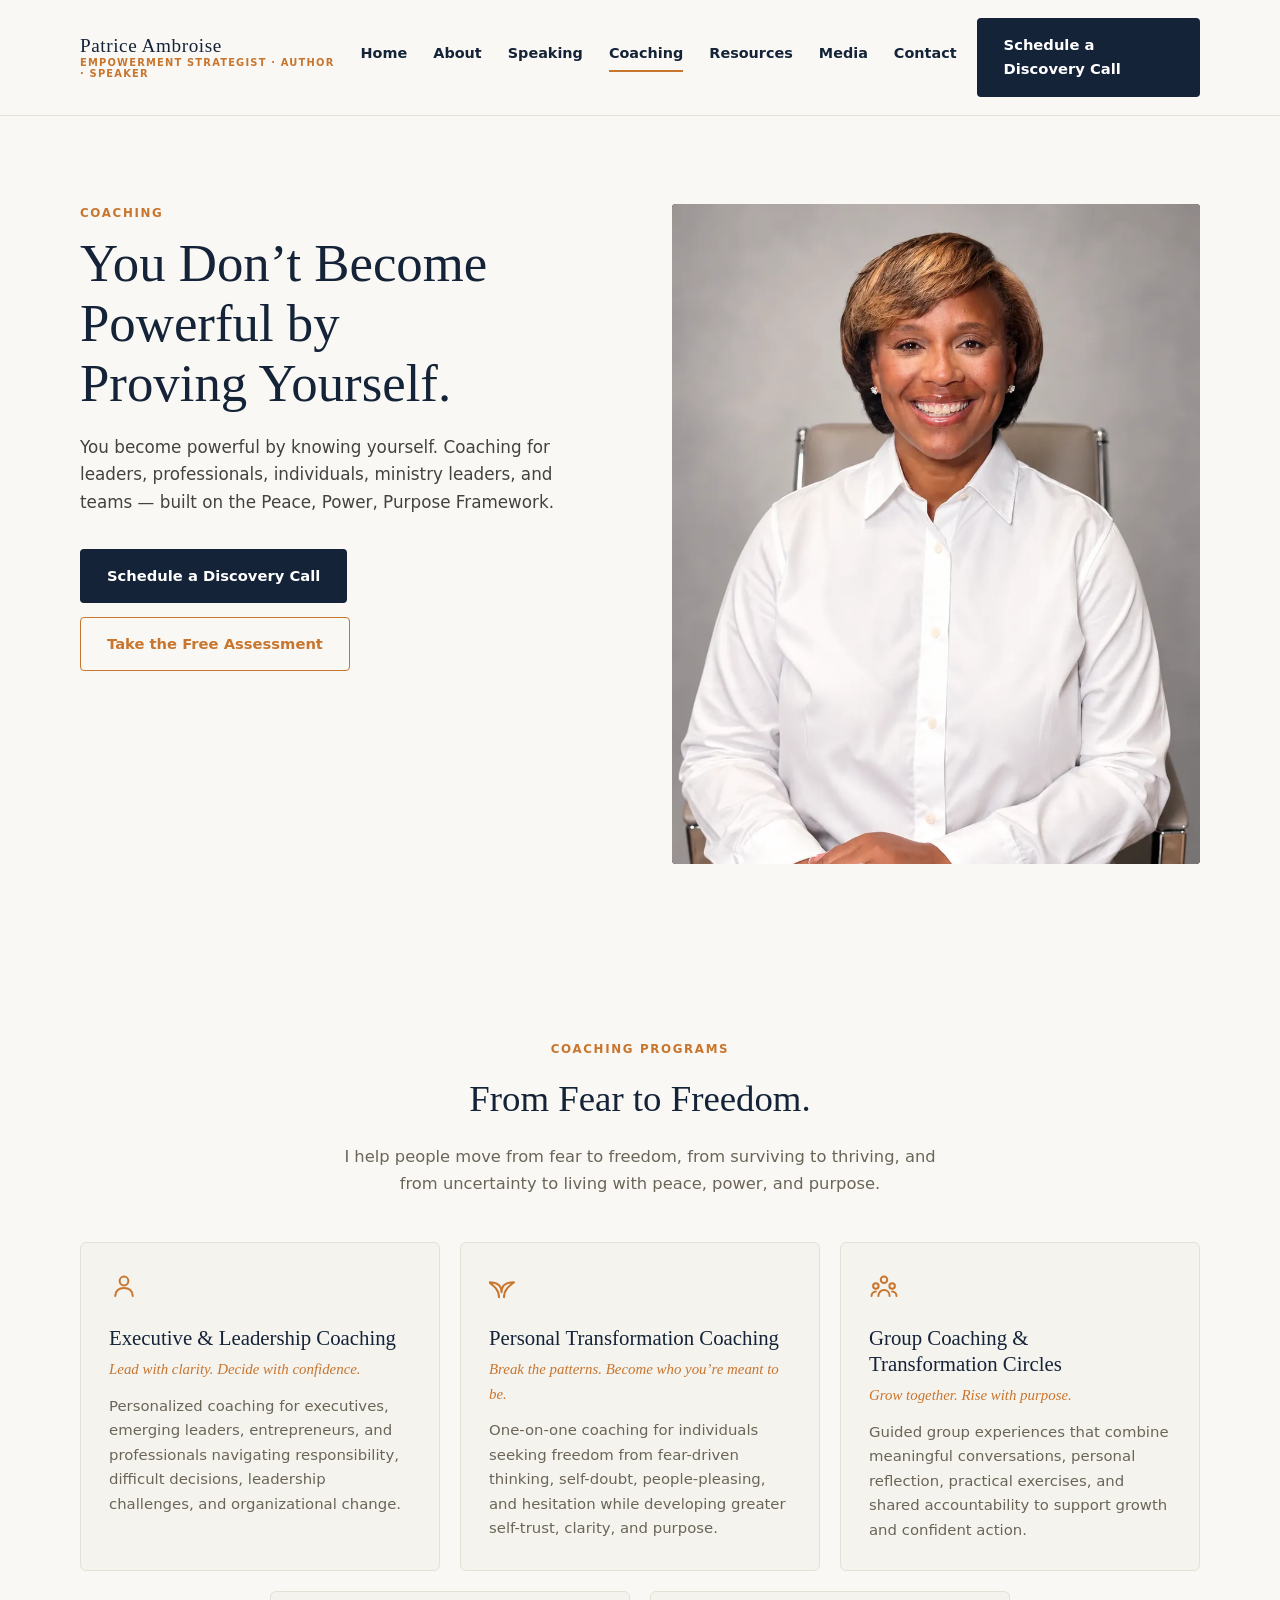
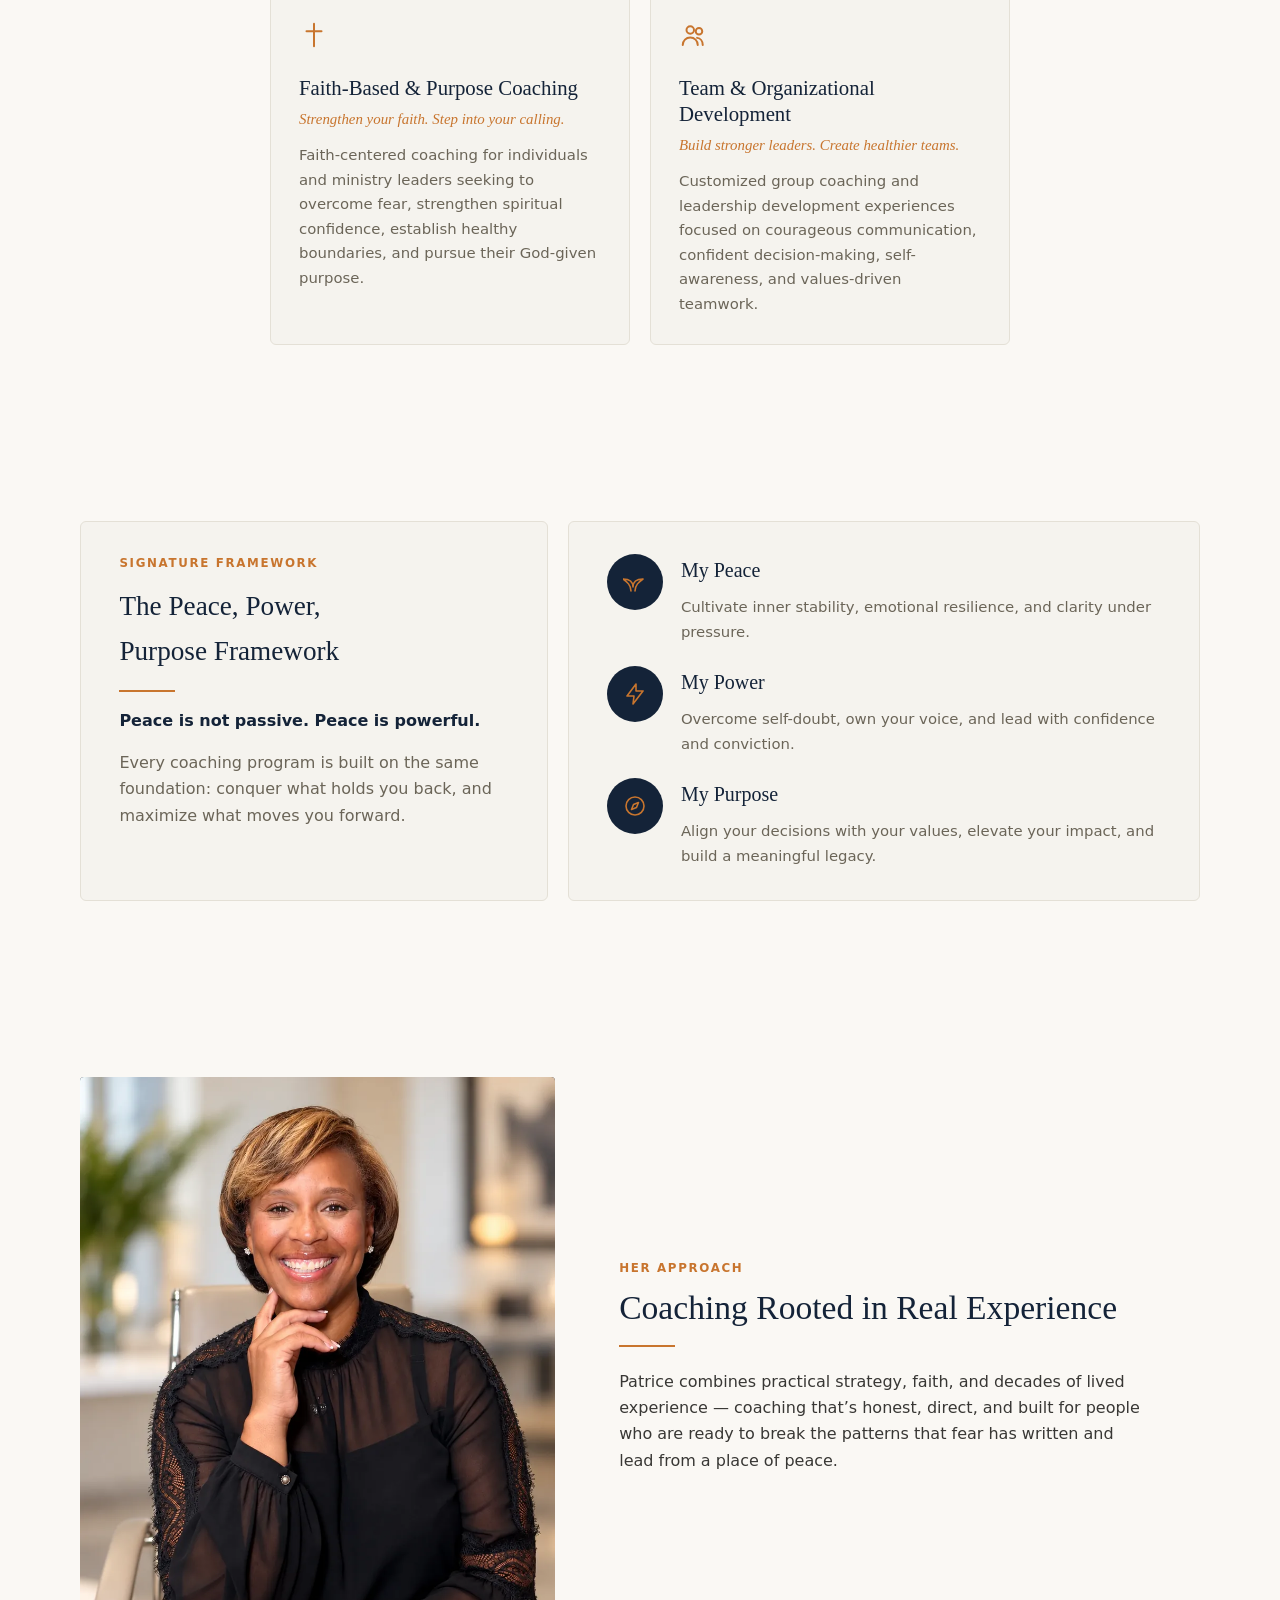
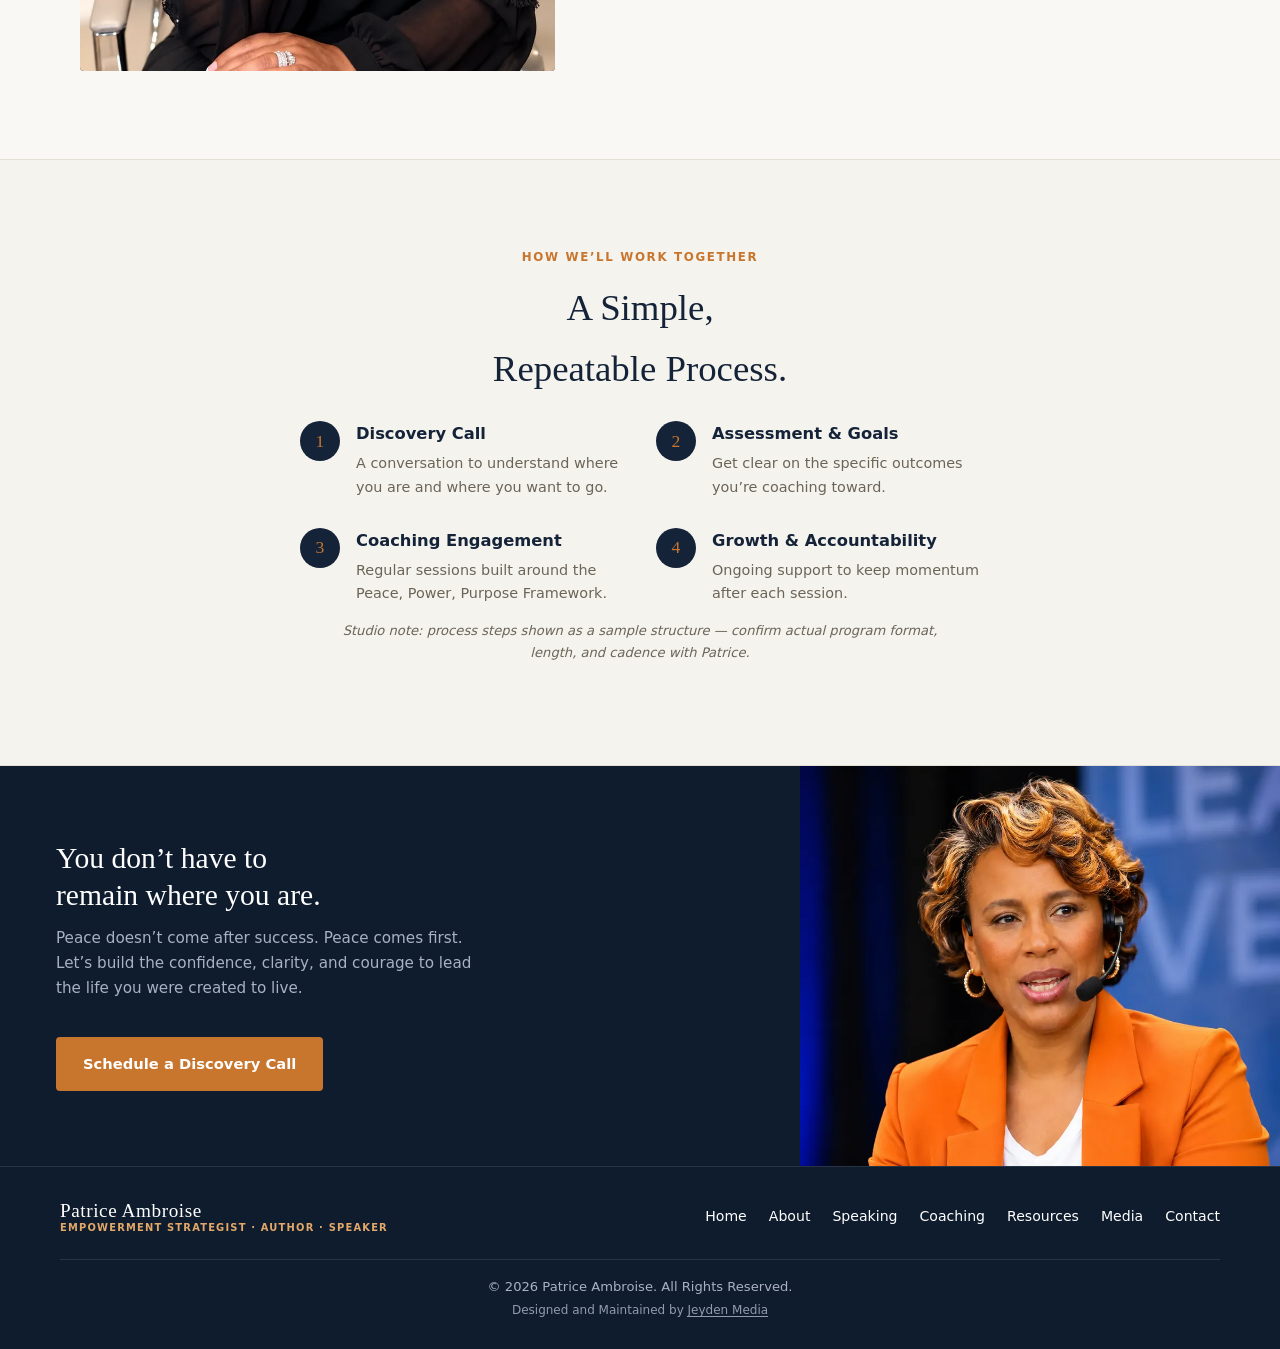
<file: coaching.html>
<!doctype html>
<html lang="en">
<head>
<meta charset="utf-8" />
<meta name="viewport" content="width=device-width, initial-scale=1" />
<title>Coaching — Patrice Ambroise</title>
<meta name="description" content="Executive, personal transformation, group, faith-based, and team coaching with Patrice Ambroise — built on the Peace, Power, Purpose Framework." />
<link rel="canonical" href="https://patriceambroise.com/coaching.html" />
<meta name="theme-color" content="#142338" />
<link rel="icon" href="favicon.ico" sizes="any" />
<link rel="icon" href="img/icons/favicon-32.png" type="image/png" sizes="32x32" />
<link rel="apple-touch-icon" href="img/icons/apple-touch-icon.png" />
<link rel="manifest" href="site.webmanifest" />
<meta property="og:type" content="website" />
<meta property="og:site_name" content="Patrice Ambroise" />
<meta property="og:title" content="Coaching — Patrice Ambroise" />
<meta property="og:description" content="Executive, personal transformation, group, faith-based, and team coaching with Patrice Ambroise — built on the Peace, Power, Purpose Framework." />
<meta property="og:url" content="https://patriceambroise.com/coaching.html" />
<meta property="og:image" content="https://patriceambroise.com/img/og-image.jpg" />
<meta property="og:image:width" content="1200" />
<meta property="og:image:height" content="630" />
<meta name="twitter:card" content="summary_large_image" />
<meta name="twitter:title" content="Coaching — Patrice Ambroise" />
<meta name="twitter:description" content="Executive, personal transformation, group, faith-based, and team coaching with Patrice Ambroise — built on the Peace, Power, Purpose Framework." />
<meta name="twitter:image" content="https://patriceambroise.com/img/og-image.jpg" />
<link rel="stylesheet" href="assets/css/site.css" />
<style>
  /* Coaching page only: align the hero eyebrow flush with the top of the hero photo,
     instead of the shared .hero vertical-centering used on other pages. */
  .hero .wrap{align-items:start;}
</style>
</head>
<body>

<header class="site-nav">
  <div class="nav-inner">
    <div class="brand"><a href="index.html" style="text-decoration:none;"><div class="name">Patrice Ambroise</div><div class="tag">Empowerment Strategist &middot; Author &middot; Speaker</div></a></div>
    <nav class="links">
      <a href="index.html">Home</a>
      <a href="about.html">About</a>
      <a href="speaking.html">Speaking</a>
      <a href="coaching.html" class="active">Coaching</a>
      <a href="resources.html">Resources</a>
      <a href="media.html">Media</a>
      <a href="contact.html">Contact</a>
    </nav>
    <a class="btn btn-navy nav-cta" href="contact.html">Schedule a Discovery Call</a>
    <label class="burger" for="nav-toggle" aria-label="Open menu" aria-controls="mobile-menu" aria-expanded="false" role="button" tabindex="0"><span></span></label>
  </div>
  <input type="checkbox" id="nav-toggle" />
  <nav class="mobile-menu" id="mobile-menu" aria-label="Mobile">
    <a href="index.html">Home</a>
    <a href="about.html">About</a>
    <a href="speaking.html">Speaking</a>
    <a href="coaching.html">Coaching</a>
    <a href="resources.html">Resources</a>
    <a href="media.html">Media</a>
    <a href="contact.html">Contact</a>
    <a class="btn btn-navy" href="contact.html">Schedule a Discovery Call</a>
  </nav>
</header>

<main id="top">

  <section class="hero">
    <div class="wrap">
      <div class="hero-copy">
        <span class="eyebrow">Coaching</span>
        <h1>You Don&rsquo;t Become Powerful by Proving Yourself.</h1>
        <p class="subhead">You become powerful by knowing yourself. Coaching for leaders, professionals, individuals, ministry leaders, and teams &mdash; built on the Peace, Power, Purpose Framework.</p>
        <div class="hero-actions">
          <a class="btn btn-navy" href="contact.html">Schedule a Discovery Call</a>
          <a class="btn btn-outline" href="resources.html#assessments">Take the Free Assessment</a>
        </div>
      </div>
      <div class="hero-photo">
        <picture><source srcset="img/web/white_seated.webp" type="image/webp"><img src="img/web/white_seated.jpg" alt="Patrice Ambroise smiling, seated in a white shirt" width="900" height="1418" fetchpriority="high" decoding="async" /></picture>
      </div>
    </div>
  </section>

  <section class="offers">
    <div class="wrap">
      <span class="eyebrow center">Coaching Programs</span>
      <h2 class="section-title">From Fear to Freedom.</h2>
      <p class="section-sub">I help people move from fear to freedom, from surviving to thriving, and from uncertainty to living with peace, power, and purpose.</p>
      <div class="offer-grid">
        <div class="offer">
          <svg class="ic" viewBox="0 0 24 24"><circle cx="12" cy="8" r="3.5"/><path d="M5 20c0-4 3-6.5 7-6.5S19 16 19 20"/></svg>
          <h3>Executive &amp; Leadership Coaching</h3>
          <p class="offer-tag">Lead with clarity. Decide with confidence.</p>
          <p>Personalized coaching for executives, emerging leaders, entrepreneurs, and professionals navigating responsibility, difficult decisions, leadership challenges, and organizational change.</p>
        </div>
        <div class="offer">
          <svg class="ic" viewBox="0 0 24 24"><path d="M12 21c0-6 4-9 8-12-6 0-10 2-10 8 0-6-4-8-10-8 4 3 8 6 8 12"/></svg>
          <h3>Personal Transformation Coaching</h3>
          <p class="offer-tag">Break the patterns. Become who you&rsquo;re meant to be.</p>
          <p>One-on-one coaching for individuals seeking freedom from fear-driven thinking, self-doubt, people-pleasing, and hesitation while developing greater self-trust, clarity, and purpose.</p>
        </div>
        <div class="offer">
          <svg class="ic" viewBox="0 0 24 24"><circle cx="12" cy="7" r="2.6"/><circle cx="5.5" cy="12" r="2.2"/><circle cx="18.5" cy="12" r="2.2"/><path d="M7.5 20c0-2.8 2-4.8 4.5-4.8s4.5 2 4.5 4.8"/><path d="M2 20c0-2 1.4-3.6 3.5-3.6M22 20c0-2-1.4-3.6-3.5-3.6"/></svg>
          <h3>Group Coaching &amp; Transformation Circles</h3>
          <p class="offer-tag">Grow together. Rise with purpose.</p>
          <p>Guided group experiences that combine meaningful conversations, personal reflection, practical exercises, and shared accountability to support growth and confident action.</p>
        </div>
        <div class="offer">
          <svg class="ic" viewBox="0 0 24 24"><line x1="12" y1="3" x2="12" y2="21"/><line x1="6" y1="9" x2="18" y2="9"/></svg>
          <h3>Faith-Based &amp; Purpose Coaching</h3>
          <p class="offer-tag">Strengthen your faith. Step into your calling.</p>
          <p>Faith-centered coaching for individuals and ministry leaders seeking to overcome fear, strengthen spiritual confidence, establish healthy boundaries, and pursue their God-given purpose.</p>
        </div>
        <div class="offer">
          <svg class="ic" viewBox="0 0 24 24"><circle cx="9" cy="8" r="3"/><circle cx="16" cy="9" r="2.6"/><path d="M3 20c0-3.5 2.7-6 6-6s6 2.5 6 6"/><path d="M14.5 14.3c2.5.3 4.5 2.4 4.5 5.7"/></svg>
          <h3>Team &amp; Organizational Development</h3>
          <p class="offer-tag">Build stronger leaders. Create healthier teams.</p>
          <p>Customized group coaching and leadership development experiences focused on courageous communication, confident decision-making, self-awareness, and values-driven teamwork.</p>
        </div>
      </div>
    </div>
  </section>

  <section class="framework">
    <div class="wrap grid2">
      <div class="panel">
        <span class="eyebrow">Signature Framework</span>
        <h2>The Peace, Power, Purpose Framework</h2>
        <hr class="rule" />
        <p class="strong">Peace is not passive. Peace is powerful.</p>
        <p>Every coaching program is built on the same foundation: conquer what holds you back, and maximize what moves you forward.</p>
      </div>
      <div class="panel">
        <div class="ppp-list">
          <div class="ppp-step">
            <div class="ppp-badge"><svg class="ic" viewBox="0 0 24 24"><path d="M12 21c0-6 4-9 8-12-6 0-10 2-10 8 0-6-4-8-10-8 4 3 8 6 8 12"/></svg></div>
            <div><div class="t">My Peace</div><p>Cultivate inner stability, emotional resilience, and clarity under pressure.</p></div>
          </div>
          <div class="ppp-step">
            <div class="ppp-badge"><svg class="ic" viewBox="0 0 24 24"><polygon points="13,2 4,14 11,14 10,22 20,9 13,9"/></svg></div>
            <div><div class="t">My Power</div><p>Overcome self-doubt, own your voice, and lead with confidence and conviction.</p></div>
          </div>
          <div class="ppp-step">
            <div class="ppp-badge"><svg class="ic" viewBox="0 0 24 24"><circle cx="12" cy="12" r="9"/><polygon points="15.5,8.5 13.5,13.5 8.5,15.5 10.5,10.5"/></svg></div>
            <div><div class="t">My Purpose</div><p>Align your decisions with your values, elevate your impact, and build a meaningful legacy.</p></div>
          </div>
        </div>
      </div>
    </div>
  </section>

  <section class="meet">
    <div class="wrap">
      <div class="meet-photo">
        <picture><source srcset="img/web/lace_smile.webp" type="image/webp"><img src="img/web/lace_smile.jpg" alt="Patrice Ambroise smiling, seated in an office" width="900" height="1299" loading="lazy" decoding="async" /></picture>
      </div>
      <div class="meet-copy">
        <span class="eyebrow">Her Approach</span>
        <h2>Coaching Rooted in Real Experience</h2>
        <hr class="rule" />
        <p class="bio">Patrice combines practical strategy, faith, and decades of lived experience &mdash; coaching that&rsquo;s honest, direct, and built for people who are ready to break the patterns that fear has written and lead from a place of peace.</p>
      </div>
    </div>
  </section>

  <section class="problem">
    <div class="wrap">
      <span class="eyebrow">How We’ll Work Together</span>
      <h2>A Simple, Repeatable Process.</h2>
      <div class="steps" style="max-width:680px;margin-inline:auto;text-align:left;">
        <div class="step">
          <span class="num-badge">1</span>
          <div><div class="t">Discovery Call</div><p>A conversation to understand where you are and where you want to go.</p></div>
        </div>
        <div class="step">
          <span class="num-badge">2</span>
          <div><div class="t">Assessment &amp; Goals</div><p>Get clear on the specific outcomes you&rsquo;re coaching toward.</p></div>
        </div>
        <div class="step">
          <span class="num-badge">3</span>
          <div><div class="t">Coaching Engagement</div><p>Regular sessions built around the Peace, Power, Purpose Framework.</p></div>
        </div>
        <div class="step">
          <span class="num-badge">4</span>
          <div><div class="t">Growth &amp; Accountability</div><p>Ongoing support to keep momentum after each session.</p></div>
        </div>
      </div>
      <p class="placeholder-note" style="max-width:640px;margin-inline:auto;">Studio note: process steps shown as a sample structure &mdash; confirm actual program format, length, and cadence with Patrice.</p>
    </div>
  </section>

  <section class="final" id="final">
    <div class="final-grid">
      <div class="final-copy">
        <h2>You don’t have to remain where you are.</h2>
        <p>Peace doesn’t come after success. Peace comes first. Let’s build the confidence, clarity, and courage to lead the life you were created to live.</p>
        <a class="btn btn-orange" href="contact.html">Schedule a Discovery Call</a>
      </div>
      <div class="final-photo">
        <picture><source srcset="img/web/headset.webp" type="image/webp"><img src="img/web/headset.jpg" alt="Patrice Ambroise speaking on stage" width="900" height="1125" loading="lazy" decoding="async" /></picture>
      </div>
    </div>
  </section>

</main>

<footer class="site-footer">
  <div class="wrap">
    <div class="brand"><a href="index.html" style="text-decoration:none;"><div class="name">Patrice Ambroise</div><div class="tag">Empowerment Strategist &middot; Author &middot; Speaker</div></a></div>
    <div class="copy">&copy; 2026 Patrice Ambroise. All Rights Reserved.<span class="credit">Designed and Maintained by <a href="https://jeydenmedia.com" target="_blank" rel="noopener">Jeyden Media</a></span></div>
    <nav class="footer-links" aria-label="Footer">
      <a href="index.html">Home</a>
      <a href="about.html">About</a>
      <a href="speaking.html">Speaking</a>
      <a href="coaching.html">Coaching</a>
      <a href="resources.html">Resources</a>
      <a href="media.html">Media</a>
      <a href="contact.html">Contact</a>
    </nav>
  </div>
</footer>

<script src="assets/js/nav.js"></script>
</body>
</html>
</file>
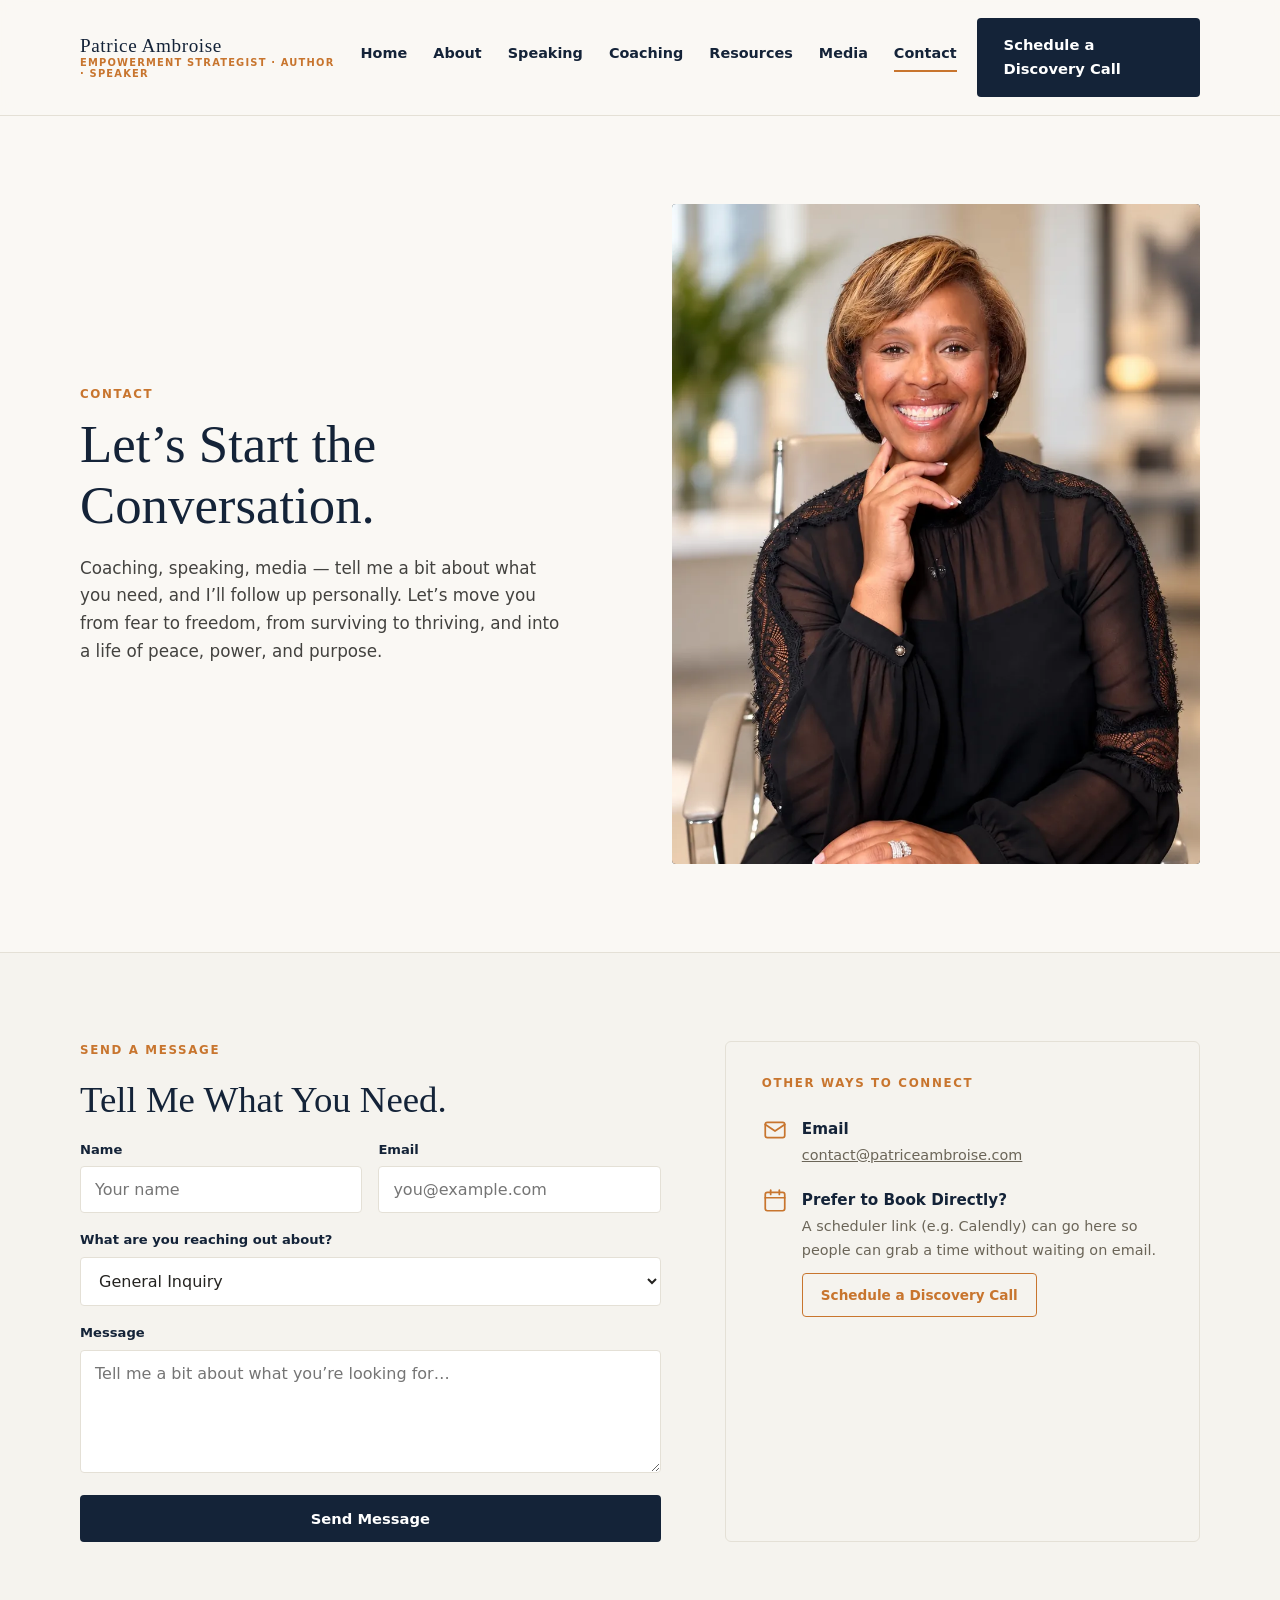
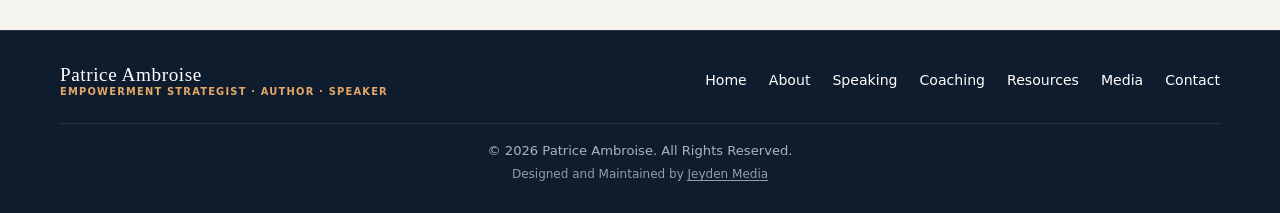
<file: contact.html>
<!doctype html>
<html lang="en">
<head>
<meta charset="utf-8" />
<meta name="viewport" content="width=device-width, initial-scale=1" />
<title>Contact — Patrice Ambroise</title>
<meta name="description" content="Contact Patrice Ambroise about executive coaching, keynote speaking, workshops, or media. Schedule a discovery call today." />
<link rel="canonical" href="https://patriceambroise.com/contact.html" />
<meta name="theme-color" content="#142338" />
<link rel="icon" href="favicon.ico" sizes="any" />
<link rel="icon" href="img/icons/favicon-32.png" type="image/png" sizes="32x32" />
<link rel="apple-touch-icon" href="img/icons/apple-touch-icon.png" />
<link rel="manifest" href="site.webmanifest" />
<meta property="og:type" content="website" />
<meta property="og:site_name" content="Patrice Ambroise" />
<meta property="og:title" content="Contact — Patrice Ambroise" />
<meta property="og:description" content="Contact Patrice Ambroise about executive coaching, keynote speaking, workshops, or media. Schedule a discovery call today." />
<meta property="og:url" content="https://patriceambroise.com/contact.html" />
<meta property="og:image" content="https://patriceambroise.com/img/og-image.jpg" />
<meta property="og:image:width" content="1200" />
<meta property="og:image:height" content="630" />
<meta name="twitter:card" content="summary_large_image" />
<meta name="twitter:title" content="Contact — Patrice Ambroise" />
<meta name="twitter:description" content="Contact Patrice Ambroise about executive coaching, keynote speaking, workshops, or media. Schedule a discovery call today." />
<meta name="twitter:image" content="https://patriceambroise.com/img/og-image.jpg" />
<link rel="stylesheet" href="assets/css/site.css" />
</head>
<body>

<header class="site-nav">
  <div class="nav-inner">
    <div class="brand"><a href="index.html" style="text-decoration:none;"><div class="name">Patrice Ambroise</div><div class="tag">Empowerment Strategist &middot; Author &middot; Speaker</div></a></div>
    <nav class="links">
      <a href="index.html">Home</a>
      <a href="about.html">About</a>
      <a href="speaking.html">Speaking</a>
      <a href="coaching.html">Coaching</a>
      <a href="resources.html">Resources</a>
      <a href="media.html">Media</a>
      <a href="contact.html" class="active">Contact</a>
    </nav>
    <a class="btn btn-navy nav-cta" href="contact.html">Schedule a Discovery Call</a>
    <label class="burger" for="nav-toggle" aria-label="Open menu" aria-controls="mobile-menu" aria-expanded="false" role="button" tabindex="0"><span></span></label>
  </div>
  <input type="checkbox" id="nav-toggle" />
  <nav class="mobile-menu" id="mobile-menu" aria-label="Mobile">
    <a href="index.html">Home</a>
    <a href="about.html">About</a>
    <a href="speaking.html">Speaking</a>
    <a href="coaching.html">Coaching</a>
    <a href="resources.html">Resources</a>
    <a href="media.html">Media</a>
    <a href="contact.html">Contact</a>
    <a class="btn btn-navy" href="contact.html">Schedule a Discovery Call</a>
  </nav>
</header>

<main id="top">

  <section class="hero">
    <div class="wrap">
      <div class="hero-copy">
        <span class="eyebrow">Contact</span>
        <h1>Let’s Start the Conversation.</h1>
        <p class="subhead">Coaching, speaking, media &mdash; tell me a bit about what you need, and I’ll follow up personally. Let’s move you from fear to freedom, from surviving to thriving, and into a life of peace, power, and purpose.</p>
      </div>
      <div class="hero-photo">
        <picture><source srcset="img/web/lace_smile.webp" type="image/webp"><img src="img/web/lace_smile.jpg" alt="Patrice Ambroise smiling, seated in an office" width="900" height="1299" fetchpriority="high" decoding="async" /></picture>
      </div>
    </div>
  </section>

  <section class="problem" style="border-bottom:0;">
    <div class="wrap contact-grid" style="text-align:left;">
      <div>
        <span class="eyebrow">Send a Message</span>
        <h2 style="margin-bottom:4px;">Tell Me What You Need.</h2>
        <form class="form-grid" id="contact-form" novalidate>
          <input type="text" name="website" tabindex="-1" autocomplete="off" aria-hidden="true" style="position:absolute;left:-9999px;width:1px;height:1px;opacity:0;" />
          <div class="two-col">
            <div class="field">
              <label for="name">Name</label>
              <input id="name" name="name" type="text" placeholder="Your name" autocomplete="name" maxlength="100" required />
            </div>
            <div class="field">
              <label for="email">Email</label>
              <input id="email" name="email" type="email" placeholder="you@example.com" autocomplete="email" maxlength="254" required />
            </div>
          </div>
          <div class="field">
            <label for="subject">What are you reaching out about?</label>
            <select id="subject" name="subject">
              <option>General Inquiry</option>
              <option>Executive &amp; Leadership Coaching</option>
              <option>Personal Transformation Coaching</option>
              <option>Group Coaching &amp; Transformation Circles</option>
              <option>Faith-Based &amp; Purpose Coaching</option>
              <option>Team &amp; Organizational Development</option>
              <option>Speaking / Keynote</option>
              <option>Media / Press</option>
              <option>Other</option>
            </select>
          </div>
          <div class="field">
            <label for="message">Message</label>
            <textarea id="message" name="message" rows="5" placeholder="Tell me a bit about what you’re looking for…" maxlength="5000" required></textarea>
          </div>
          <button type="submit" class="btn btn-navy" style="align-self:flex-start;margin-top:6px;">Send Message</button>
        </form>
        <p class="form-error" id="contact-error" hidden>Something went wrong. Please try again, or email <a href="mailto:contact@patriceambroise.com">contact@patriceambroise.com</a>.</p>
        <div class="guide-done" id="contact-done" hidden tabindex="-1">
          <p><strong>Thank you!</strong> Your message has been sent. Patrice will be in touch soon.</p>
        </div>
      </div>

      <div class="contact-info">
        <span class="eyebrow">Other Ways to Connect</span>
        <div class="row">
          <svg class="ic" viewBox="0 0 24 24"><rect x="3" y="5" width="18" height="14" rx="2"/><polyline points="3,7 12,13 21,7"/></svg>
          <div><div class="t">Email</div><p><a href="mailto:contact@patriceambroise.com">contact@patriceambroise.com</a></p></div>
        </div>
        <div class="row">
          <svg class="ic" viewBox="0 0 24 24"><rect x="3" y="4" width="18" height="17" rx="2"/><line x1="3" y1="9" x2="21" y2="9"/><line x1="8" y1="2" x2="8" y2="6"/><line x1="16" y1="2" x2="16" y2="6"/></svg>
          <div><div class="t">Prefer to Book Directly?</div><p>A scheduler link (e.g. Calendly) can go here so people can grab a time without waiting on email.</p><a class="btn btn-outline" style="margin-top:10px;padding:10px 18px;font-size:.85rem;" href="#">Schedule a Discovery Call</a></div>
        </div>
      </div>
    </div>
  </section>

</main>

<footer class="site-footer">
  <div class="wrap">
    <div class="brand"><a href="index.html" style="text-decoration:none;"><div class="name">Patrice Ambroise</div><div class="tag">Empowerment Strategist &middot; Author &middot; Speaker</div></a></div>
    <div class="copy">&copy; 2026 Patrice Ambroise. All Rights Reserved.<span class="credit">Designed and Maintained by <a href="https://jeydenmedia.com" target="_blank" rel="noopener">Jeyden Media</a></span></div>
    <nav class="footer-links" aria-label="Footer">
      <a href="index.html">Home</a>
      <a href="about.html">About</a>
      <a href="speaking.html">Speaking</a>
      <a href="coaching.html">Coaching</a>
      <a href="resources.html">Resources</a>
      <a href="media.html">Media</a>
      <a href="contact.html">Contact</a>
    </nav>
  </div>
</footer>

<script src="assets/js/contact.js"></script>
<script src="assets/js/nav.js"></script>
</body>
</html>
</file>
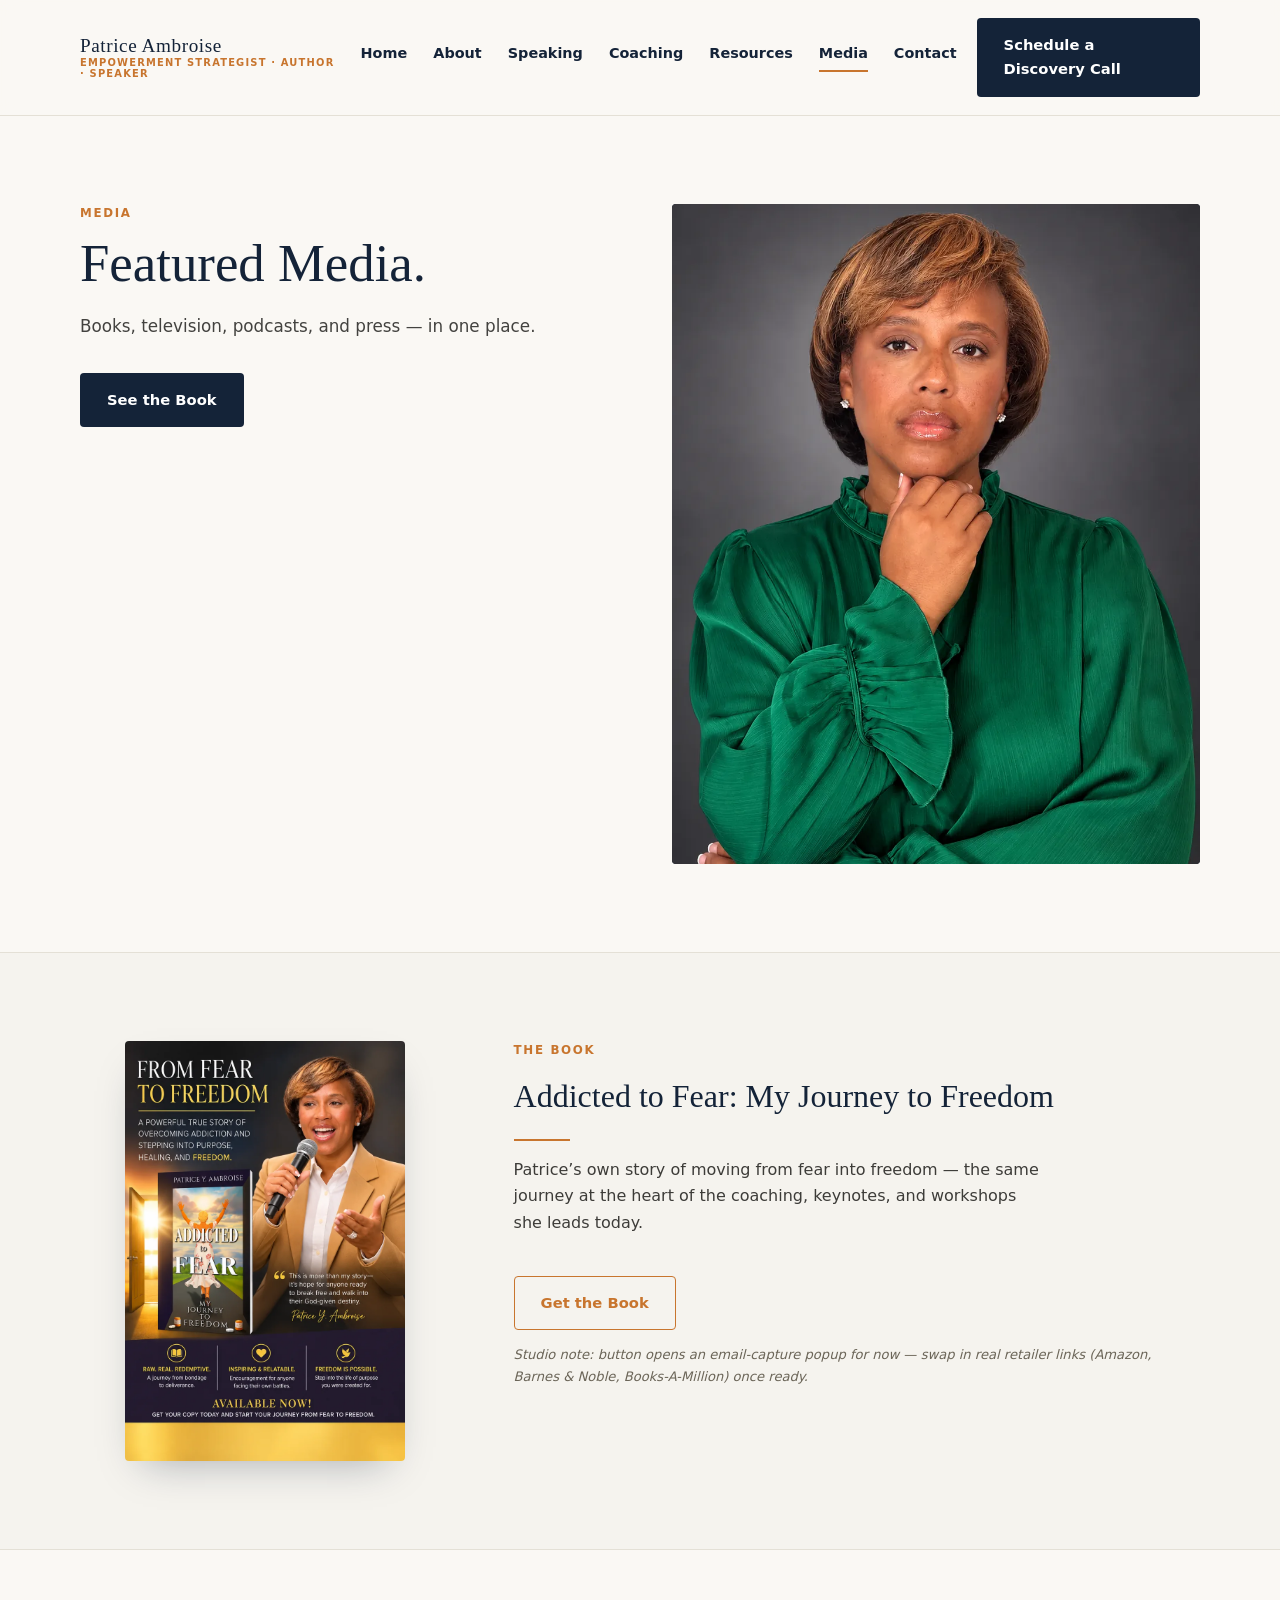
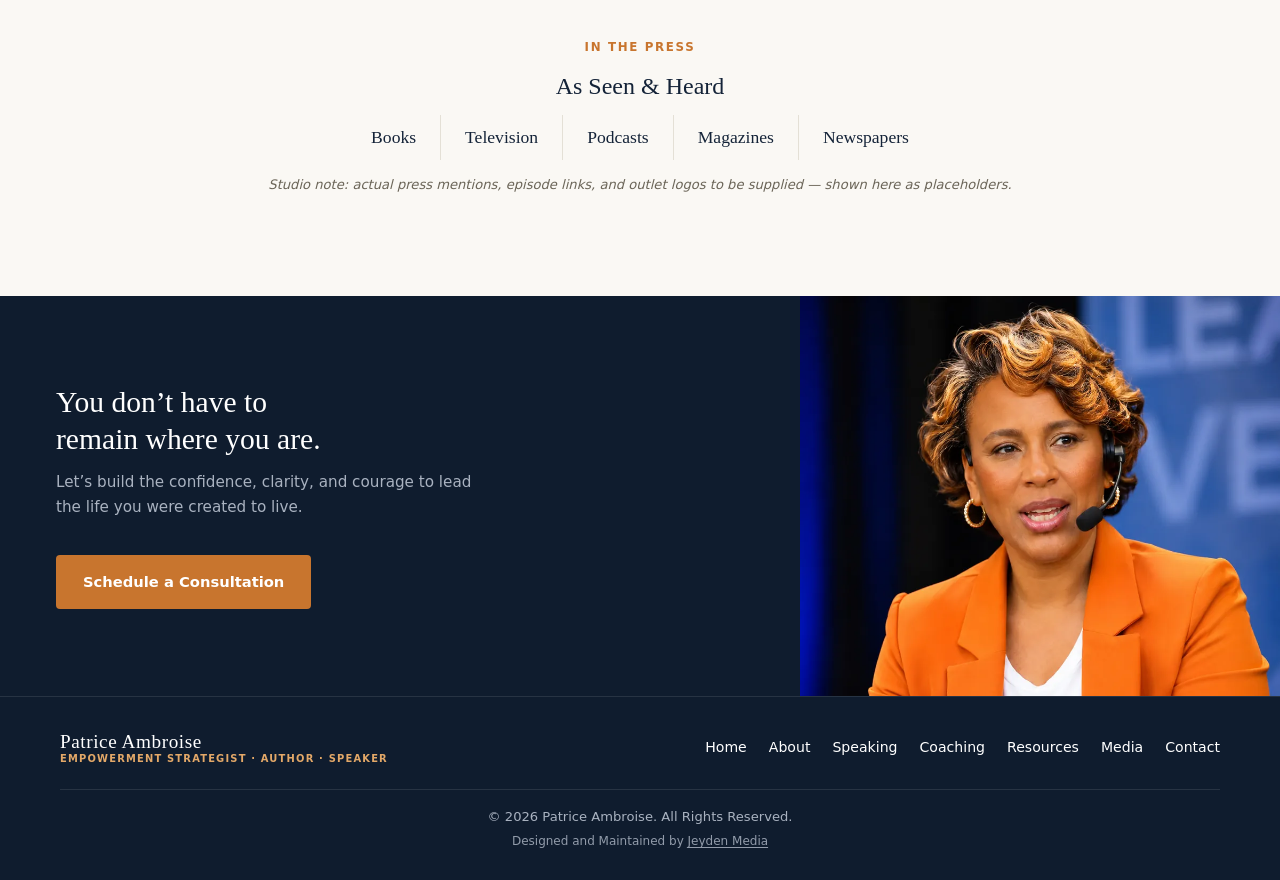
<file: media.html>
<!doctype html>
<html lang="en">
<head>
<meta charset="utf-8" />
<meta name="viewport" content="width=device-width, initial-scale=1" />
<title>Media — Patrice Ambroise</title>
<meta name="description" content="Books, television, podcasts, and press featuring Patrice Ambroise, author of Addicted to Fear: My Journey to Freedom." />
<link rel="canonical" href="https://patriceambroise.com/media.html" />
<meta name="theme-color" content="#142338" />
<link rel="icon" href="favicon.ico" sizes="any" />
<link rel="icon" href="img/icons/favicon-32.png" type="image/png" sizes="32x32" />
<link rel="apple-touch-icon" href="img/icons/apple-touch-icon.png" />
<link rel="manifest" href="site.webmanifest" />
<meta property="og:type" content="website" />
<meta property="og:site_name" content="Patrice Ambroise" />
<meta property="og:title" content="Media — Patrice Ambroise" />
<meta property="og:description" content="Books, television, podcasts, and press featuring Patrice Ambroise, author of Addicted to Fear: My Journey to Freedom." />
<meta property="og:url" content="https://patriceambroise.com/media.html" />
<meta property="og:image" content="https://patriceambroise.com/img/og-image.jpg" />
<meta property="og:image:width" content="1200" />
<meta property="og:image:height" content="630" />
<meta name="twitter:card" content="summary_large_image" />
<meta name="twitter:title" content="Media — Patrice Ambroise" />
<meta name="twitter:description" content="Books, television, podcasts, and press featuring Patrice Ambroise, author of Addicted to Fear: My Journey to Freedom." />
<meta name="twitter:image" content="https://patriceambroise.com/img/og-image.jpg" />
<link rel="stylesheet" href="assets/css/site.css" />
<style>
  /* Media page only: align the hero eyebrow flush with the top of the hero photo,
     instead of the shared .hero vertical-centering used on other pages. */
  .hero .wrap{align-items:start;}
  /* Same fix for the Book section: "The Book" eyebrow + title should start flush
     with the top of the book cover, not sit vertically centered against it. */
  .book-block .wrap{align-items:start;}
</style>
</head>
<body>

<header class="site-nav">
  <div class="nav-inner">
    <div class="brand"><a href="index.html" style="text-decoration:none;"><div class="name">Patrice Ambroise</div><div class="tag">Empowerment Strategist &middot; Author &middot; Speaker</div></a></div>
    <nav class="links">
      <a href="index.html">Home</a>
      <a href="about.html">About</a>
      <a href="speaking.html">Speaking</a>
      <a href="coaching.html">Coaching</a>
      <a href="resources.html">Resources</a>
      <a href="media.html" class="active">Media</a>
      <a href="contact.html">Contact</a>
    </nav>
    <a class="btn btn-navy nav-cta" href="contact.html">Schedule a Discovery Call</a>
    <label class="burger" for="nav-toggle" aria-label="Open menu" aria-controls="mobile-menu" aria-expanded="false" role="button" tabindex="0"><span></span></label>
  </div>
  <input type="checkbox" id="nav-toggle" />
  <nav class="mobile-menu" id="mobile-menu" aria-label="Mobile">
    <a href="index.html">Home</a>
    <a href="about.html">About</a>
    <a href="speaking.html">Speaking</a>
    <a href="coaching.html">Coaching</a>
    <a href="resources.html">Resources</a>
    <a href="media.html">Media</a>
    <a href="contact.html">Contact</a>
    <a class="btn btn-navy" href="contact.html">Schedule a Discovery Call</a>
  </nav>
</header>

<main id="top">

  <section class="hero">
    <div class="wrap">
      <div class="hero-copy">
        <span class="eyebrow">Media</span>
        <h1>Featured Media.</h1>
        <p class="subhead">Books, television, podcasts, and press &mdash; in one place.</p>
        <div class="hero-actions">
          <a class="btn btn-navy" href="#book">See the Book</a>
        </div>
      </div>
      <div class="hero-photo">
        <picture><source srcset="img/web/green_studio.webp" type="image/webp"><img src="img/web/green_studio.jpg" alt="Portrait of Patrice Ambroise in a green blouse" width="900" height="1586" fetchpriority="high" decoding="async" /></picture>
      </div>
    </div>
  </section>

  <section class="book-block problem" id="book">
    <div class="wrap">
      <div class="book-cover">
        <picture><source srcset="img/web/book_promo.webp" type="image/webp"><img src="img/web/book_promo.jpg" alt="Addicted to Fear: My Journey to Freedom &mdash; promotional poster" width="800" height="1200" loading="lazy" decoding="async" /></picture>
      </div>
      <div class="book-copy" style="text-align:left;">
        <span class="eyebrow">The Book</span>
        <h2 class="book-title">Addicted to Fear: My Journey to Freedom</h2>
        <hr class="rule" />
        <p class="desc">Patrice’s own story of moving from fear into freedom &mdash; the same journey at the heart of the coaching, keynotes, and workshops she leads today.</p>
        <a class="btn btn-outline" href="#" data-modal-open="book-modal">Get the Book</a>
        <p class="placeholder-note">Studio note: button opens an email-capture popup for now &mdash; swap in real retailer links (Amazon, Barnes &amp; Noble, Books-A-Million) once ready.</p>
      </div>
    </div>
  </section>

  <section class="media">
    <div class="wrap" style="text-align:center;">
      <span class="eyebrow">In the Press</span>
      <h2>As Seen &amp; Heard</h2>
      <div class="press-row">
        <span>Books</span><span>Television</span><span>Podcasts</span><span>Magazines</span><span>Newspapers</span>
      </div>
      <p class="placeholder-note">Studio note: actual press mentions, episode links, and outlet logos to be supplied &mdash; shown here as placeholders.</p>
    </div>
  </section>

  <section class="final" id="final">
    <div class="final-grid">
      <div class="final-copy">
        <h2>You don’t have to remain where you are.</h2>
        <p>Let’s build the confidence, clarity, and courage to lead the life you were created to live.</p>
        <a class="btn btn-orange" href="contact.html">Schedule a Consultation</a>
      </div>
      <div class="final-photo">
        <picture><source srcset="img/web/headset.webp" type="image/webp"><img src="img/web/headset.jpg" alt="Patrice Ambroise speaking on stage" width="900" height="1125" loading="lazy" decoding="async" /></picture>
      </div>
    </div>
  </section>

</main>

<footer class="site-footer">
  <div class="wrap">
    <div class="brand"><a href="index.html" style="text-decoration:none;"><div class="name">Patrice Ambroise</div><div class="tag">Empowerment Strategist &middot; Author &middot; Speaker</div></a></div>
    <div class="copy">&copy; 2026 Patrice Ambroise. All Rights Reserved.<span class="credit">Designed and Maintained by <a href="https://jeydenmedia.com" target="_blank" rel="noopener">Jeyden Media</a></span></div>
    <nav class="footer-links" aria-label="Footer">
      <a href="index.html">Home</a>
      <a href="about.html">About</a>
      <a href="speaking.html">Speaking</a>
      <a href="coaching.html">Coaching</a>
      <a href="resources.html">Resources</a>
      <a href="media.html">Media</a>
      <a href="contact.html">Contact</a>
    </nav>
  </div>
</footer>

<div class="modal-overlay" id="book-modal">
  <div class="modal" role="dialog" aria-modal="true" aria-labelledby="book-modal-title">
    <button type="button" class="modal-close" data-modal-close aria-label="Close">&times;</button>
    <div class="modal-image">
      <picture><source srcset="img/web/book_promo.webp" type="image/webp"><img src="img/web/book_promo.jpg" alt="Addicted to Fear: My Journey to Freedom &mdash; promotional poster" width="800" height="1200" loading="lazy" decoding="async" /></picture>
    </div>
    <div class="modal-body">
      <span class="eyebrow">From Fear to Freedom</span>
      <h2 id="book-modal-title">Get Your Copy</h2>
      <p class="lede">Leave your email to hear about new releases, excerpts, and updates on <em>Addicted to Fear</em>.</p>
      <form class="modal-form" data-notify-form data-notify-source="Addicted to Fear - media page modal" novalidate>
        <input type="text" name="website" tabindex="-1" autocomplete="off" aria-hidden="true" style="position:absolute;left:-9999px;width:1px;height:1px;opacity:0;" />
        <label class="sr-only" for="book-modal-email">Email address</label>
        <input id="book-modal-email" name="email" type="email" placeholder="Your email address" autocomplete="email" required />
        <button type="submit" class="btn btn-orange">Notify Me</button>
      </form>
      <p class="form-error" data-notify-error hidden>Something went wrong. Please try again in a moment.</p>
      <p class="modal-fine" data-notify-done hidden><strong>Thank you!</strong> You&rsquo;re on the list &mdash; we&rsquo;ll be in touch with updates on <em>Addicted to Fear</em>.</p>
    </div>
  </div>
</div>
<script src="assets/js/modal.js"></script>

<script src="assets/js/nav.js"></script>
</body>
</html>
</file>
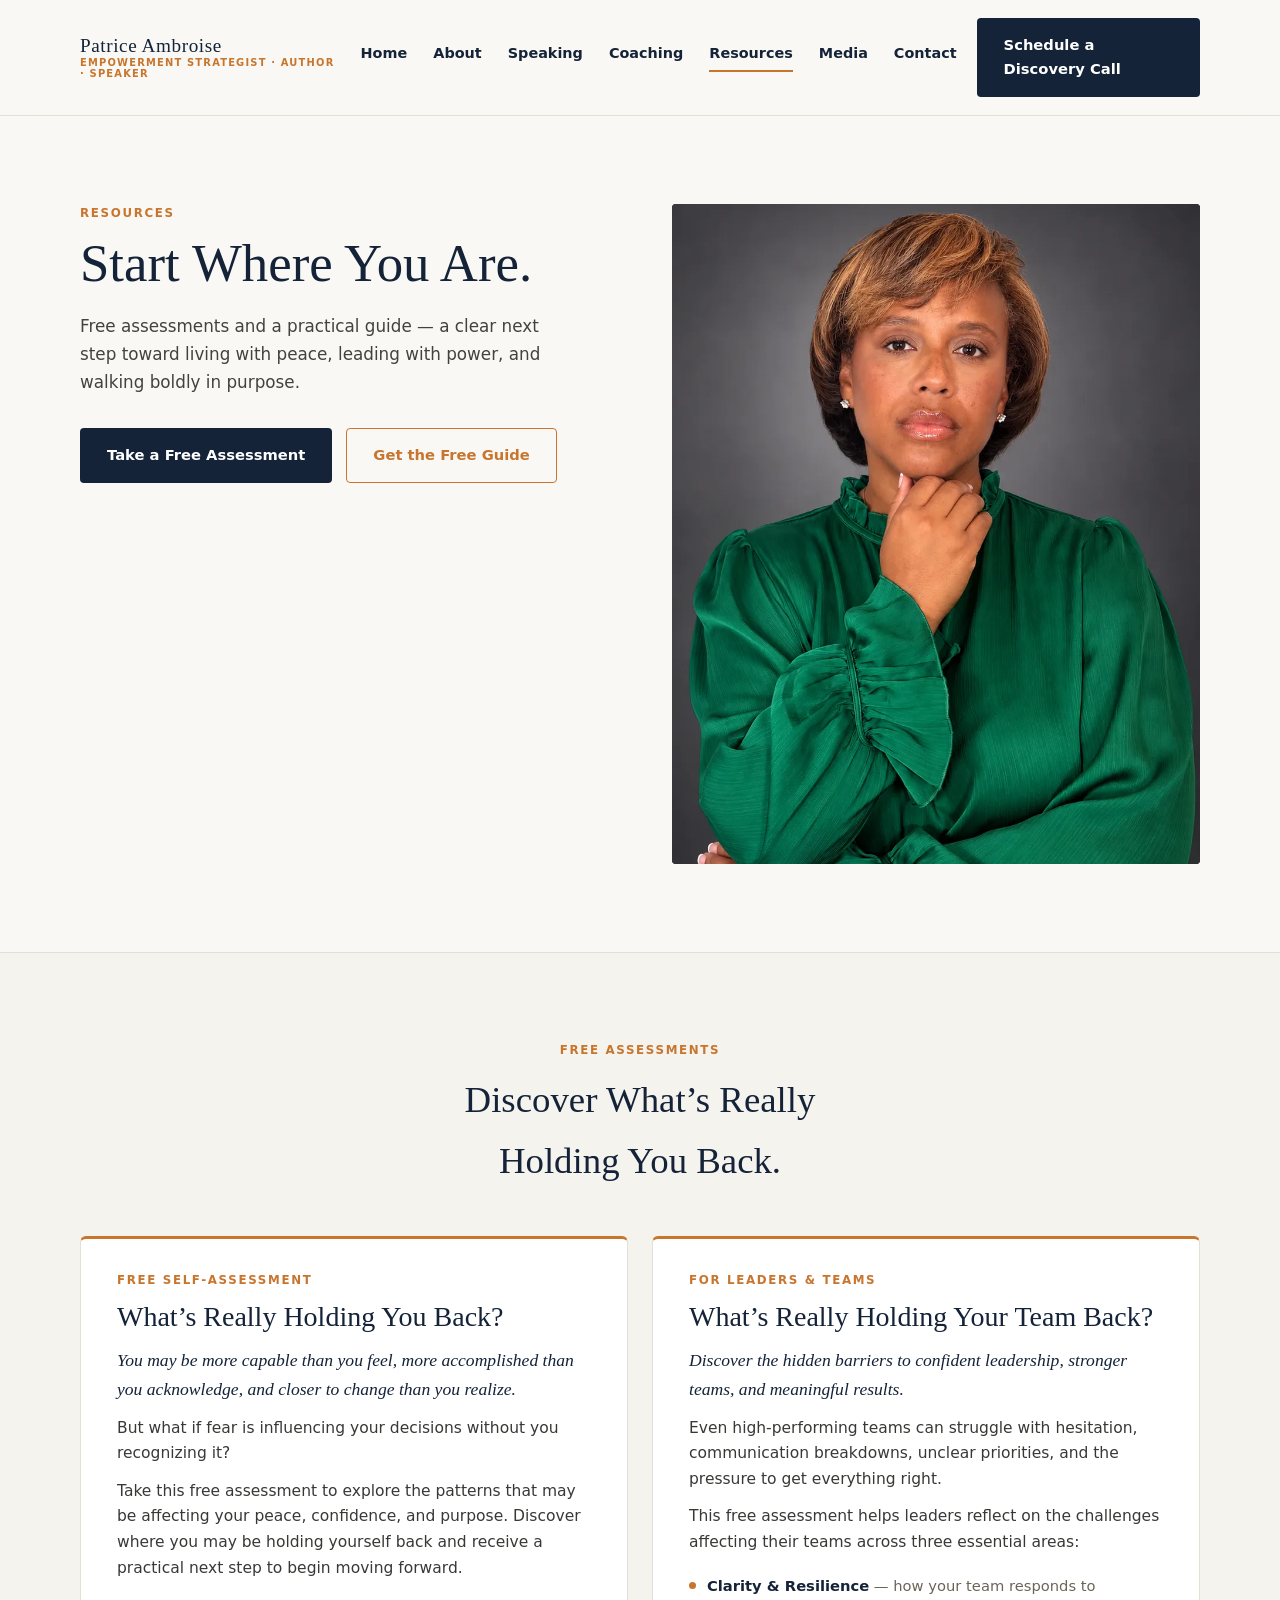
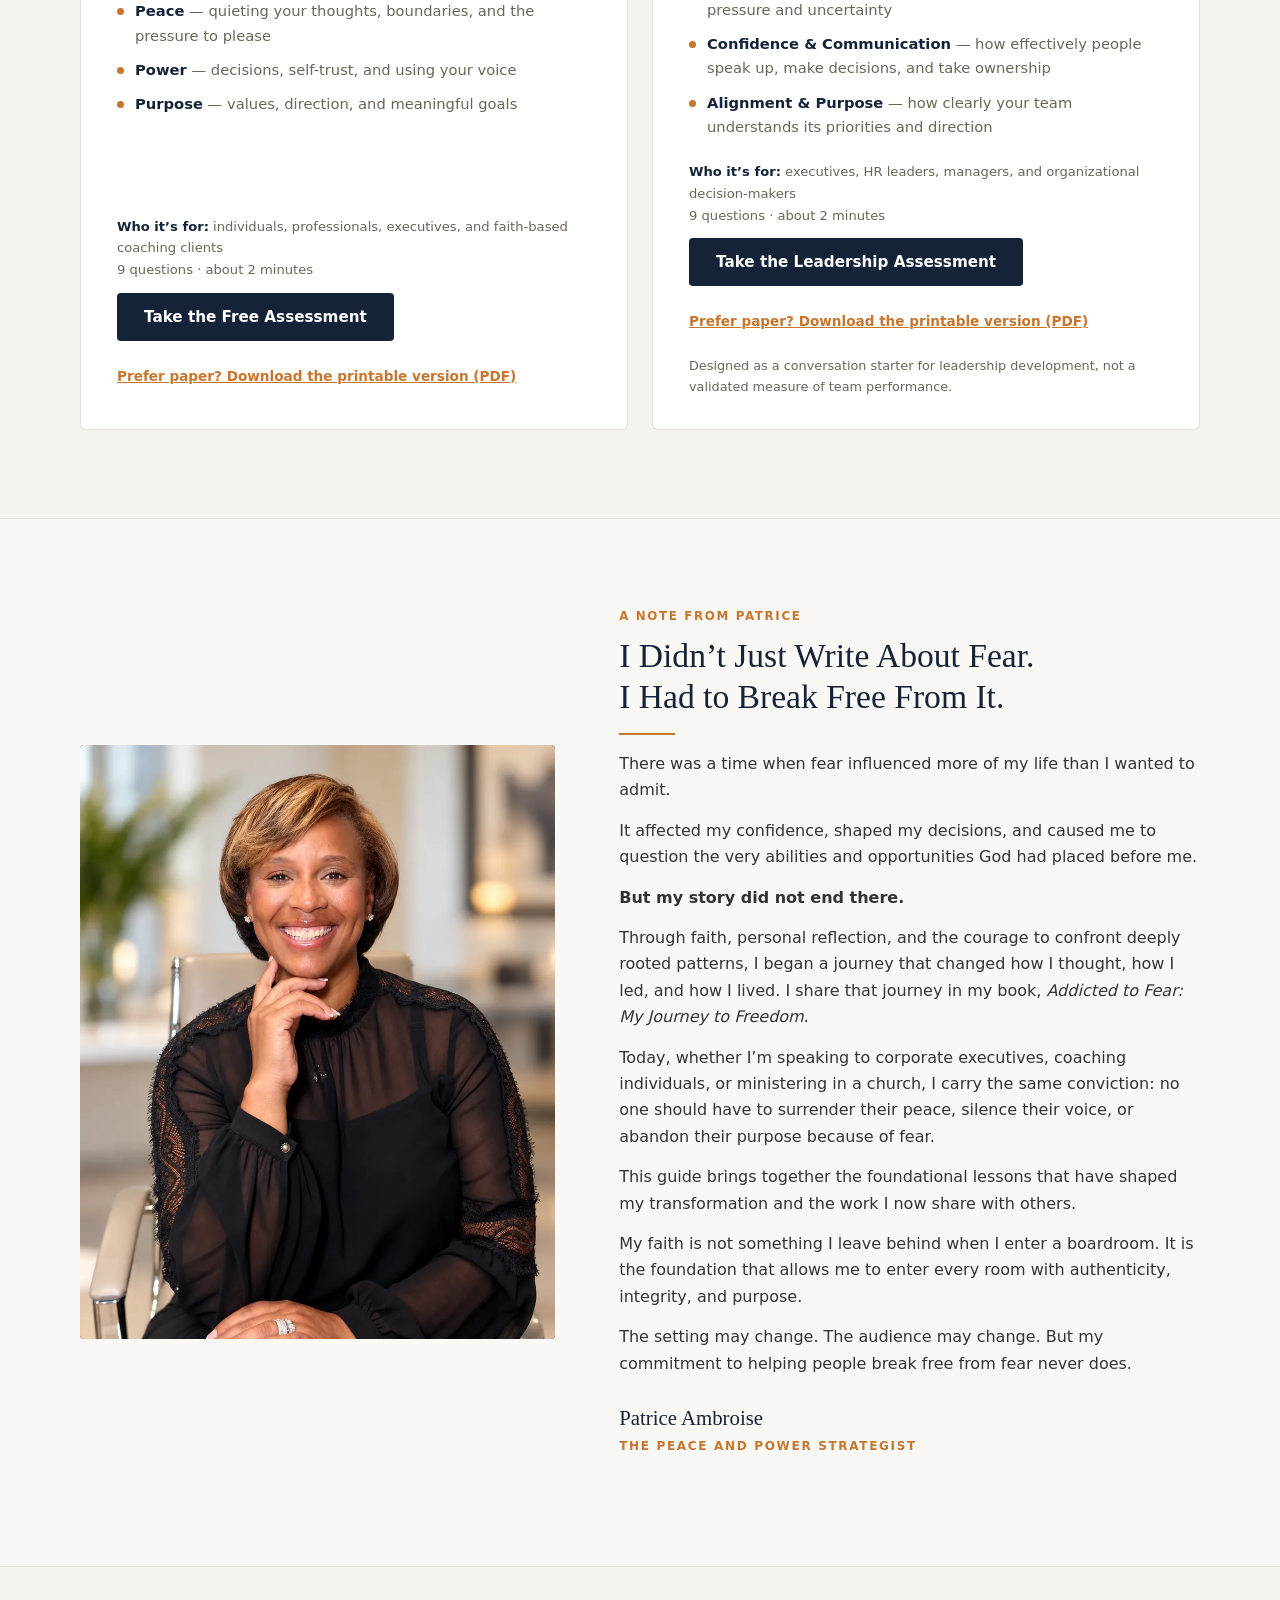
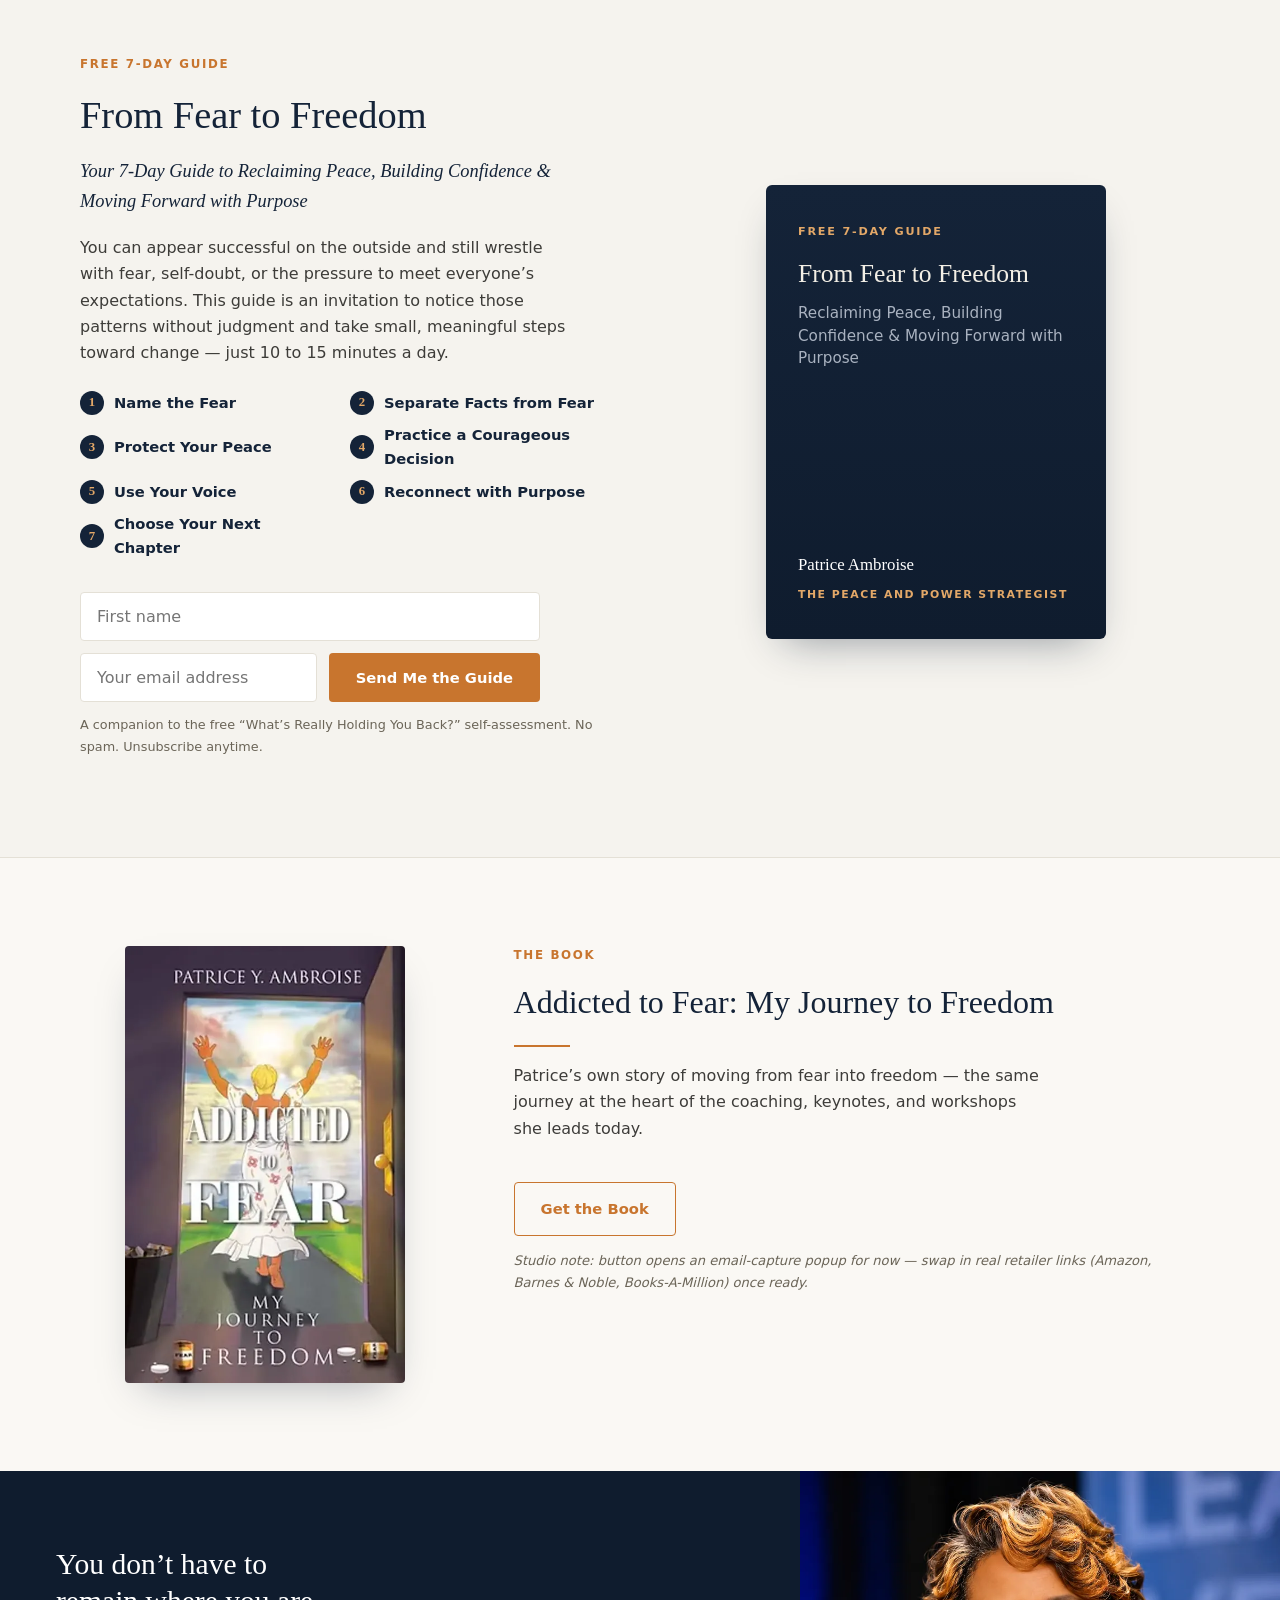
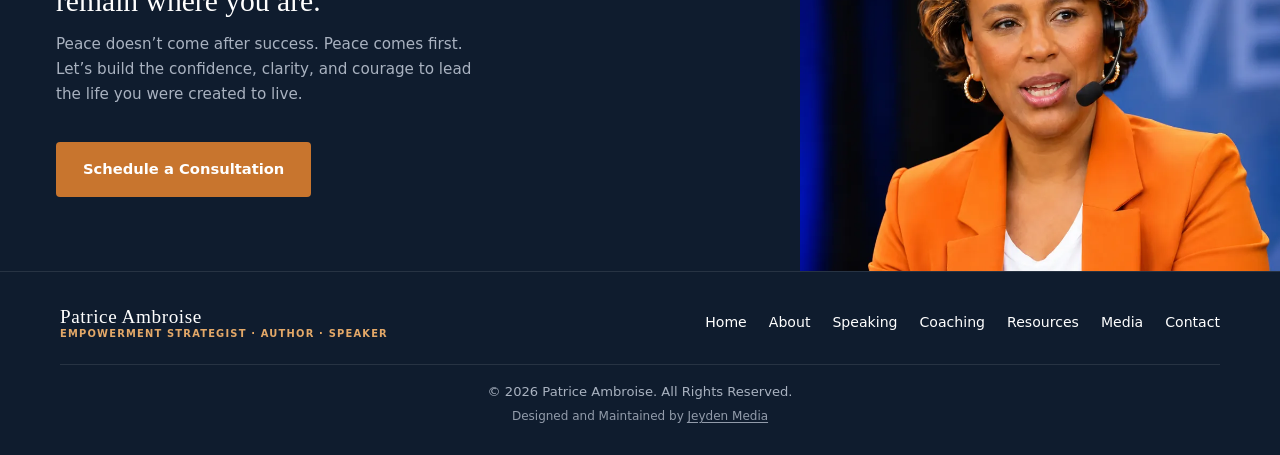
<file: resources.html>
<!doctype html>
<html lang="en">
<head>
<meta charset="utf-8" />
<meta name="viewport" content="width=device-width, initial-scale=1" />
<title>Resources — Patrice Ambroise</title>
<meta name="description" content="Free self and team assessments, a practical guide, and a note from Patrice Ambroise — a clear next step toward living with peace, power, and purpose." />
<link rel="canonical" href="https://patriceambroise.com/resources.html" />
<meta name="theme-color" content="#142338" />
<link rel="icon" href="favicon.ico" sizes="any" />
<link rel="icon" href="img/icons/favicon-32.png" type="image/png" sizes="32x32" />
<link rel="apple-touch-icon" href="img/icons/apple-touch-icon.png" />
<link rel="manifest" href="site.webmanifest" />
<meta property="og:type" content="website" />
<meta property="og:site_name" content="Patrice Ambroise" />
<meta property="og:title" content="Resources — Patrice Ambroise" />
<meta property="og:description" content="Free self and team assessments, a practical guide, and a note from Patrice Ambroise — a clear next step toward living with peace, power, and purpose." />
<meta property="og:url" content="https://patriceambroise.com/resources.html" />
<meta property="og:image" content="https://patriceambroise.com/img/og-image.jpg" />
<meta property="og:image:width" content="1200" />
<meta property="og:image:height" content="630" />
<meta name="twitter:card" content="summary_large_image" />
<meta name="twitter:title" content="Resources — Patrice Ambroise" />
<meta name="twitter:description" content="Free self and team assessments, a practical guide, and a note from Patrice Ambroise — a clear next step toward living with peace, power, and purpose." />
<meta name="twitter:image" content="https://patriceambroise.com/img/og-image.jpg" />
<link rel="stylesheet" href="assets/css/site.css" />
<style>
  /* Resources page only: align the hero eyebrow flush with the top of the hero photo,
     instead of the shared .hero vertical-centering used on other pages. */
  .hero .wrap{align-items:start;}
  /* Same fix for the Book section: "The Book" eyebrow + title should start flush
     with the top of the book cover, not sit vertically centered against it. */
  .book-block .wrap{align-items:start;}
</style>
</head>
<body>

<header class="site-nav">
  <div class="nav-inner">
    <div class="brand"><a href="index.html" style="text-decoration:none;"><div class="name">Patrice Ambroise</div><div class="tag">Empowerment Strategist &middot; Author &middot; Speaker</div></a></div>
    <nav class="links">
      <a href="index.html">Home</a>
      <a href="index.html#meet">About</a>
      <a href="index.html#speaking">Speaking</a>
      <a href="index.html#services">Coaching</a>
      <a href="resources.html" class="active">Resources</a>
      <a href="index.html#results">Media</a>
      <a href="index.html#final">Contact</a>
    </nav>
    <a class="btn btn-navy nav-cta" href="index.html#final">Schedule a Discovery Call</a>
    <label class="burger" for="nav-toggle" aria-label="Open menu" aria-controls="mobile-menu" aria-expanded="false" role="button" tabindex="0"><span></span></label>
  </div>
  <input type="checkbox" id="nav-toggle" />
  <nav class="mobile-menu" id="mobile-menu" aria-label="Mobile">
    <a href="index.html">Home</a>
    <a href="index.html#meet">About</a>
    <a href="index.html#speaking">Speaking</a>
    <a href="index.html#services">Coaching</a>
    <a href="resources.html">Resources</a>
    <a href="index.html#results">Media</a>
    <a href="index.html#final">Contact</a>
    <a class="btn btn-navy" href="index.html#final">Schedule a Discovery Call</a>
  </nav>
</header>

<main id="top">

  <section class="hero">
    <div class="wrap">
      <div class="hero-copy">
        <span class="eyebrow">Resources</span>
        <h1>Start Where You Are.</h1>
        <p class="subhead">Free assessments and a practical guide &mdash; a clear next step toward living with peace, leading with power, and walking boldly in purpose.</p>
        <div class="hero-actions">
          <a class="btn btn-navy" href="#assessments">Take a Free Assessment</a>
          <a class="btn btn-outline" href="#guide">Get the Free Guide</a>
        </div>
      </div>
      <div class="hero-photo">
        <picture><source srcset="img/web/green_studio.webp" type="image/webp"><img src="img/web/green_studio.jpg" alt="Portrait of Patrice Ambroise in a green blouse" width="900" height="1586" fetchpriority="high" decoding="async" /></picture>
      </div>
    </div>
  </section>

  <section class="assessments problem" id="assessments">
    <div class="wrap">
      <span class="eyebrow">Free Assessments</span>
      <h2 class="wide">Discover What&rsquo;s Really Holding You Back.</h2>
      <div class="assess-grid">
        <article class="assess-card">
          <span class="eyebrow">Free Self-Assessment</span>
          <h3>What&rsquo;s Really Holding You Back?</h3>
          <p class="assess-lede">You may be more capable than you feel, more accomplished than you acknowledge, and closer to change than you realize.</p>
          <p>But what if fear is influencing your decisions without you recognizing it?</p>
          <p>Take this free assessment to explore the patterns that may be affecting your peace, confidence, and purpose. Discover where you may be holding yourself back and receive a practical next step to begin moving forward.</p>
          <ul class="assess-areas">
            <li><strong>Peace</strong> &mdash; quieting your thoughts, boundaries, and the pressure to please</li>
            <li><strong>Power</strong> &mdash; decisions, self-trust, and using your voice</li>
            <li><strong>Purpose</strong> &mdash; values, direction, and meaningful goals</li>
          </ul>
          <p class="assess-meta"><strong>Who it&rsquo;s for:</strong> individuals, professionals, executives, and faith-based coaching clients<br>9 questions &middot; about 2 minutes</p>
          <button type="button" class="btn btn-navy" data-quiz="individual">Take the Free Assessment</button>
          <a class="pdf-link" href="assets/downloads/Whats-Holding-You-Back-Assessment.pdf" download>Prefer paper? Download the printable version (PDF)</a>
        </article>
        <article class="assess-card">
          <span class="eyebrow">For Leaders &amp; Teams</span>
          <h3>What&rsquo;s Really Holding Your Team Back?</h3>
          <p class="assess-lede">Discover the hidden barriers to confident leadership, stronger teams, and meaningful results.</p>
          <p>Even high-performing teams can struggle with hesitation, communication breakdowns, unclear priorities, and the pressure to get everything right.</p>
          <p>This free assessment helps leaders reflect on the challenges affecting their teams across three essential areas:</p>
          <ul class="assess-areas">
            <li><strong>Clarity &amp; Resilience</strong> &mdash; how your team responds to pressure and uncertainty</li>
            <li><strong>Confidence &amp; Communication</strong> &mdash; how effectively people speak up, make decisions, and take ownership</li>
            <li><strong>Alignment &amp; Purpose</strong> &mdash; how clearly your team understands its priorities and direction</li>
          </ul>
          <p class="assess-meta"><strong>Who it&rsquo;s for:</strong> executives, HR leaders, managers, and organizational decision-makers<br>9 questions &middot; about 2 minutes</p>
          <button type="button" class="btn btn-navy" data-quiz="team">Take the Leadership Assessment</button>
          <a class="pdf-link" href="assets/downloads/Whats-Holding-Your-Team-Back-Assessment.pdf" download>Prefer paper? Download the printable version (PDF)</a>
          <p class="fine">Designed as a conversation starter for leadership development, not a validated measure of team performance.</p>
        </article>
      </div>
    </div>
  </section>

  <section class="meet" id="note">
    <div class="wrap">
      <div class="meet-photo">
        <picture><source srcset="img/web/lace_smile.webp" type="image/webp"><img src="img/web/lace_smile.jpg" alt="Patrice Ambroise smiling, seated in an office" width="900" height="1299" loading="lazy" decoding="async" /></picture>
      </div>
      <div class="meet-copy">
        <span class="eyebrow">A Note From Patrice</span>
        <h2>I Didn&rsquo;t Just Write About Fear. I Had to Break Free From It.</h2>
        <hr class="rule" />
        <div class="prose">
          <p>There was a time when fear influenced more of my life than I wanted to admit.</p>
          <p>It affected my confidence, shaped my decisions, and caused me to question the very abilities and opportunities God had placed before me.</p>
          <p><strong>But my story did not end there.</strong></p>
          <p>Through faith, personal reflection, and the courage to confront deeply rooted patterns, I began a journey that changed how I thought, how I led, and how I lived. I share that journey in my book, <em>Addicted to Fear: My Journey to Freedom</em>.</p>
          <p>Today, whether I&rsquo;m speaking to corporate executives, coaching individuals, or ministering in a church, I carry the same conviction: no one should have to surrender their peace, silence their voice, or abandon their purpose because of fear.</p>
          <p>This guide brings together the foundational lessons that have shaped my transformation and the work I now share with others.</p>
          <p>My faith is not something I leave behind when I enter a boardroom. It is the foundation that allows me to enter every room with authenticity, integrity, and purpose.</p>
          <p>The setting may change. The audience may change. But my commitment to helping people break free from fear never does.</p>
        </div>
        <p class="signature">Patrice Ambroise<span>The Peace and Power Strategist</span></p>
      </div>
    </div>
  </section>

  <section class="lead-block alt" id="guide">
    <div class="wrap">
      <div class="lead-copy">
        <span class="eyebrow">Free 7-Day Guide</span>
        <h2 class="guide-heading">From Fear to Freedom</h2>
        <p class="guide-title">Your 7-Day Guide to Reclaiming Peace, Building Confidence &amp; Moving Forward with Purpose</p>
        <p class="lede">You can appear successful on the outside and still wrestle with fear, self-doubt, or the pressure to meet everyone&rsquo;s expectations. This guide is an invitation to notice those patterns without judgment and take small, meaningful steps toward change &mdash; just 10 to 15 minutes a day.</p>
        <ul class="guide-days">
          <li><span>1</span>Name the Fear</li>
          <li><span>2</span>Separate Facts from Fear</li>
          <li><span>3</span>Protect Your Peace</li>
          <li><span>4</span>Practice a Courageous Decision</li>
          <li><span>5</span>Use Your Voice</li>
          <li><span>6</span>Reconnect with Purpose</li>
          <li><span>7</span>Choose Your Next Chapter</li>
        </ul>
        <form class="capture" id="guide-form" novalidate>
          <input type="text" name="website" tabindex="-1" autocomplete="off" aria-hidden="true" style="position:absolute;left:-9999px;width:1px;height:1px;opacity:0;" />
          <label class="sr-only" for="guide-first">First name</label>
          <input id="guide-first" name="firstName" type="text" placeholder="First name" autocomplete="given-name" required />
          <label class="sr-only" for="guide-email">Email address</label>
          <input id="guide-email" name="email" type="email" placeholder="Your email address" autocomplete="email" required />
          <button type="submit" class="btn btn-orange">Send Me the Guide</button>
        </form>
        <p class="form-error" id="guide-error" hidden>Something went wrong. Please try again in a moment.</p>
        <div class="guide-done" id="guide-done" hidden>
          <p><strong>Thank you!</strong> Your guide is ready.</p>
          <a class="btn btn-navy" href="assets/downloads/From-Fear-to-Freedom-7-Day-Guide.pdf" download>Download the 7-Day Guide (PDF)</a>
        </div>
        <p class="fine">A companion to the free &ldquo;What&rsquo;s Really Holding You Back?&rdquo; self-assessment. No spam. Unsubscribe anytime.</p>
      </div>
      <div>
        <div class="guide-mock">
          <div>
            <span class="tag">Free 7-Day Guide</span>
            <div class="gtitle">From Fear to Freedom</div>
            <p class="gsub">Reclaiming Peace, Building Confidence &amp; Moving Forward with Purpose</p>
          </div>
          <div class="by">Patrice Ambroise<br><span>The Peace and Power Strategist</span></div>
        </div>
      </div>
    </div>
  </section>

  <section class="book-block">
    <div class="wrap">
      <div class="book-cover">
        <picture><source srcset="img/web/book.webp" type="image/webp"><img src="img/web/book.jpg" alt="Addicted to Fear: My Journey to Freedom, by Patrice Y. Ambroise" width="500" height="780" loading="lazy" decoding="async" /></picture>
      </div>
      <div class="book-copy" style="text-align:left;">
        <span class="eyebrow">The Book</span>
        <h2 class="book-title">Addicted to Fear: My Journey to Freedom</h2>
        <hr class="rule" />
        <p class="desc">Patrice&rsquo;s own story of moving from fear into freedom &mdash; the same journey at the heart of the coaching, keynotes, and workshops she leads today.</p>
        <a class="btn btn-outline" href="#" data-modal-open="book-modal">Get the Book</a>
        <p class="placeholder-note">Studio note: button opens an email-capture popup for now &mdash; swap in real retailer links (Amazon, Barnes &amp; Noble, Books-A-Million) once ready.</p>
      </div>
    </div>
  </section>

  <section class="final" id="final">
    <div class="final-grid">
      <div class="final-copy">
        <h2>You don’t have to remain where you are.</h2>
        <p>Peace doesn’t come after success. Peace comes first. Let’s build the confidence, clarity, and courage to lead the life you were created to live.</p>
        <a class="btn btn-orange" href="contact.html">Schedule a Consultation</a>
      </div>
      <div class="final-photo">
        <picture><source srcset="img/web/headset.webp" type="image/webp"><img src="img/web/headset.jpg" alt="Patrice Ambroise speaking on stage" width="900" height="1125" loading="lazy" decoding="async" /></picture>
      </div>
    </div>
  </section>

</main>

<footer class="site-footer">
  <div class="wrap">
    <div class="brand"><a href="index.html" style="text-decoration:none;"><div class="name">Patrice Ambroise</div><div class="tag">Empowerment Strategist &middot; Author &middot; Speaker</div></a></div>
    <div class="copy">&copy; 2026 Patrice Ambroise. All Rights Reserved.<span class="credit">Designed and Maintained by <a href="https://jeydenmedia.com" target="_blank" rel="noopener">Jeyden Media</a></span></div>
    <nav class="footer-links" aria-label="Footer">
      <a href="index.html">Home</a>
      <a href="about.html">About</a>
      <a href="speaking.html">Speaking</a>
      <a href="coaching.html">Coaching</a>
      <a href="resources.html">Resources</a>
      <a href="media.html">Media</a>
      <a href="contact.html">Contact</a>
    </nav>
  </div>
</footer>

<div class="modal-overlay" id="book-modal">
  <div class="modal" role="dialog" aria-modal="true" aria-labelledby="book-modal-title">
    <button type="button" class="modal-close" data-modal-close aria-label="Close">&times;</button>
    <div class="modal-image">
      <picture><source srcset="img/web/book_promo.webp" type="image/webp"><img src="img/web/book_promo.jpg" alt="Addicted to Fear: My Journey to Freedom &mdash; promotional poster" width="800" height="1200" loading="lazy" decoding="async" /></picture>
    </div>
    <div class="modal-body">
      <span class="eyebrow">From Fear to Freedom</span>
      <h2 id="book-modal-title">Get Your Copy</h2>
      <p class="lede">Leave your email to hear about new releases, excerpts, and updates on <em>Addicted to Fear</em>.</p>
      <form class="modal-form" data-notify-form data-notify-source="Addicted to Fear - resources page modal" novalidate>
        <input type="text" name="website" tabindex="-1" autocomplete="off" aria-hidden="true" style="position:absolute;left:-9999px;width:1px;height:1px;opacity:0;" />
        <label class="sr-only" for="book-modal-email">Email address</label>
        <input id="book-modal-email" name="email" type="email" placeholder="Your email address" autocomplete="email" required />
        <button type="submit" class="btn btn-orange">Notify Me</button>
      </form>
      <p class="form-error" data-notify-error hidden>Something went wrong. Please try again in a moment.</p>
      <p class="modal-fine" data-notify-done hidden><strong>Thank you!</strong> You&rsquo;re on the list &mdash; we&rsquo;ll be in touch with updates on <em>Addicted to Fear</em>.</p>
    </div>
  </div>
</div>
<script src="assets/js/modal.js"></script>


<div class="modal-overlay" id="quiz-modal">
  <div class="modal quiz" role="dialog" aria-modal="true" aria-labelledby="quiz-title">
    <button type="button" class="modal-close" data-modal-close aria-label="Close">&times;</button>
    <div class="quiz-body" id="quiz-body" aria-live="polite"></div>
  </div>
</div>
<script src="assets/js/assessment.js"></script>
<script src="assets/js/guide.js"></script>
<script src="assets/js/nav.js"></script>
</body>
</html>
</file>
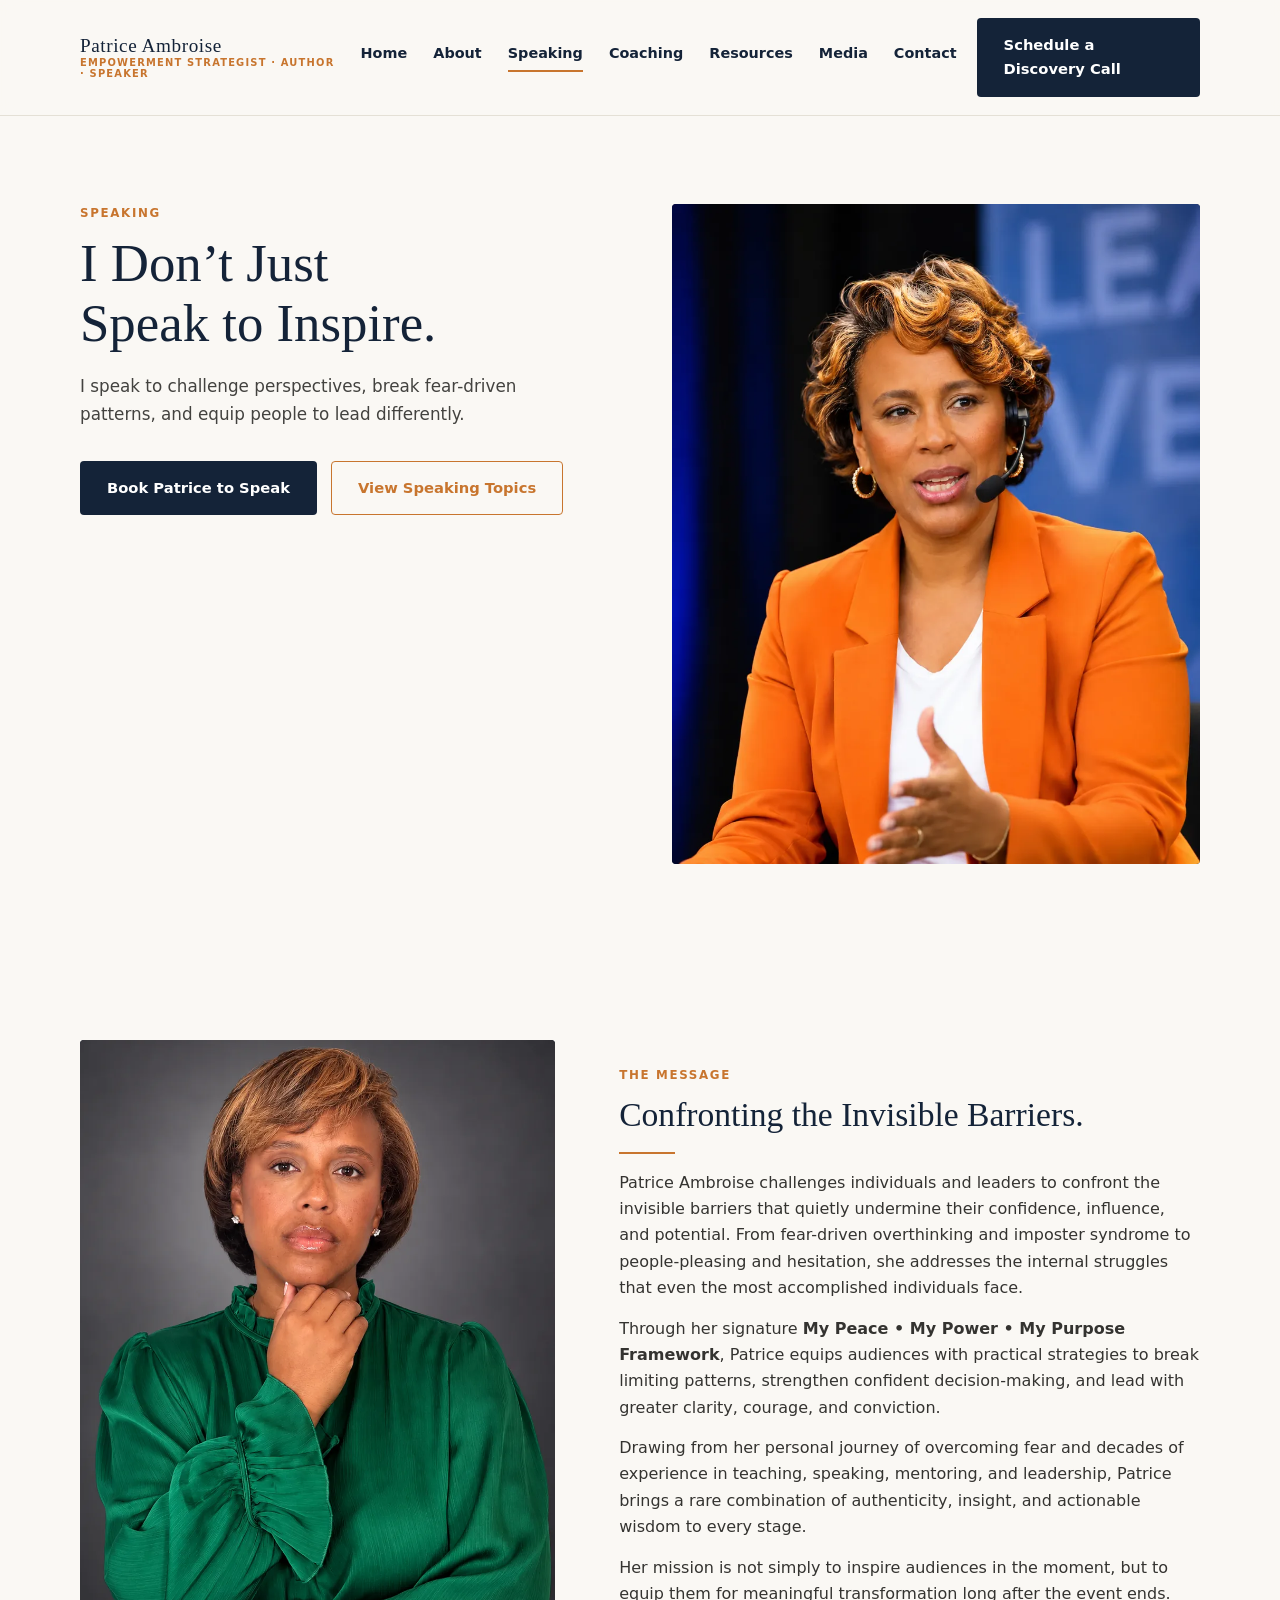
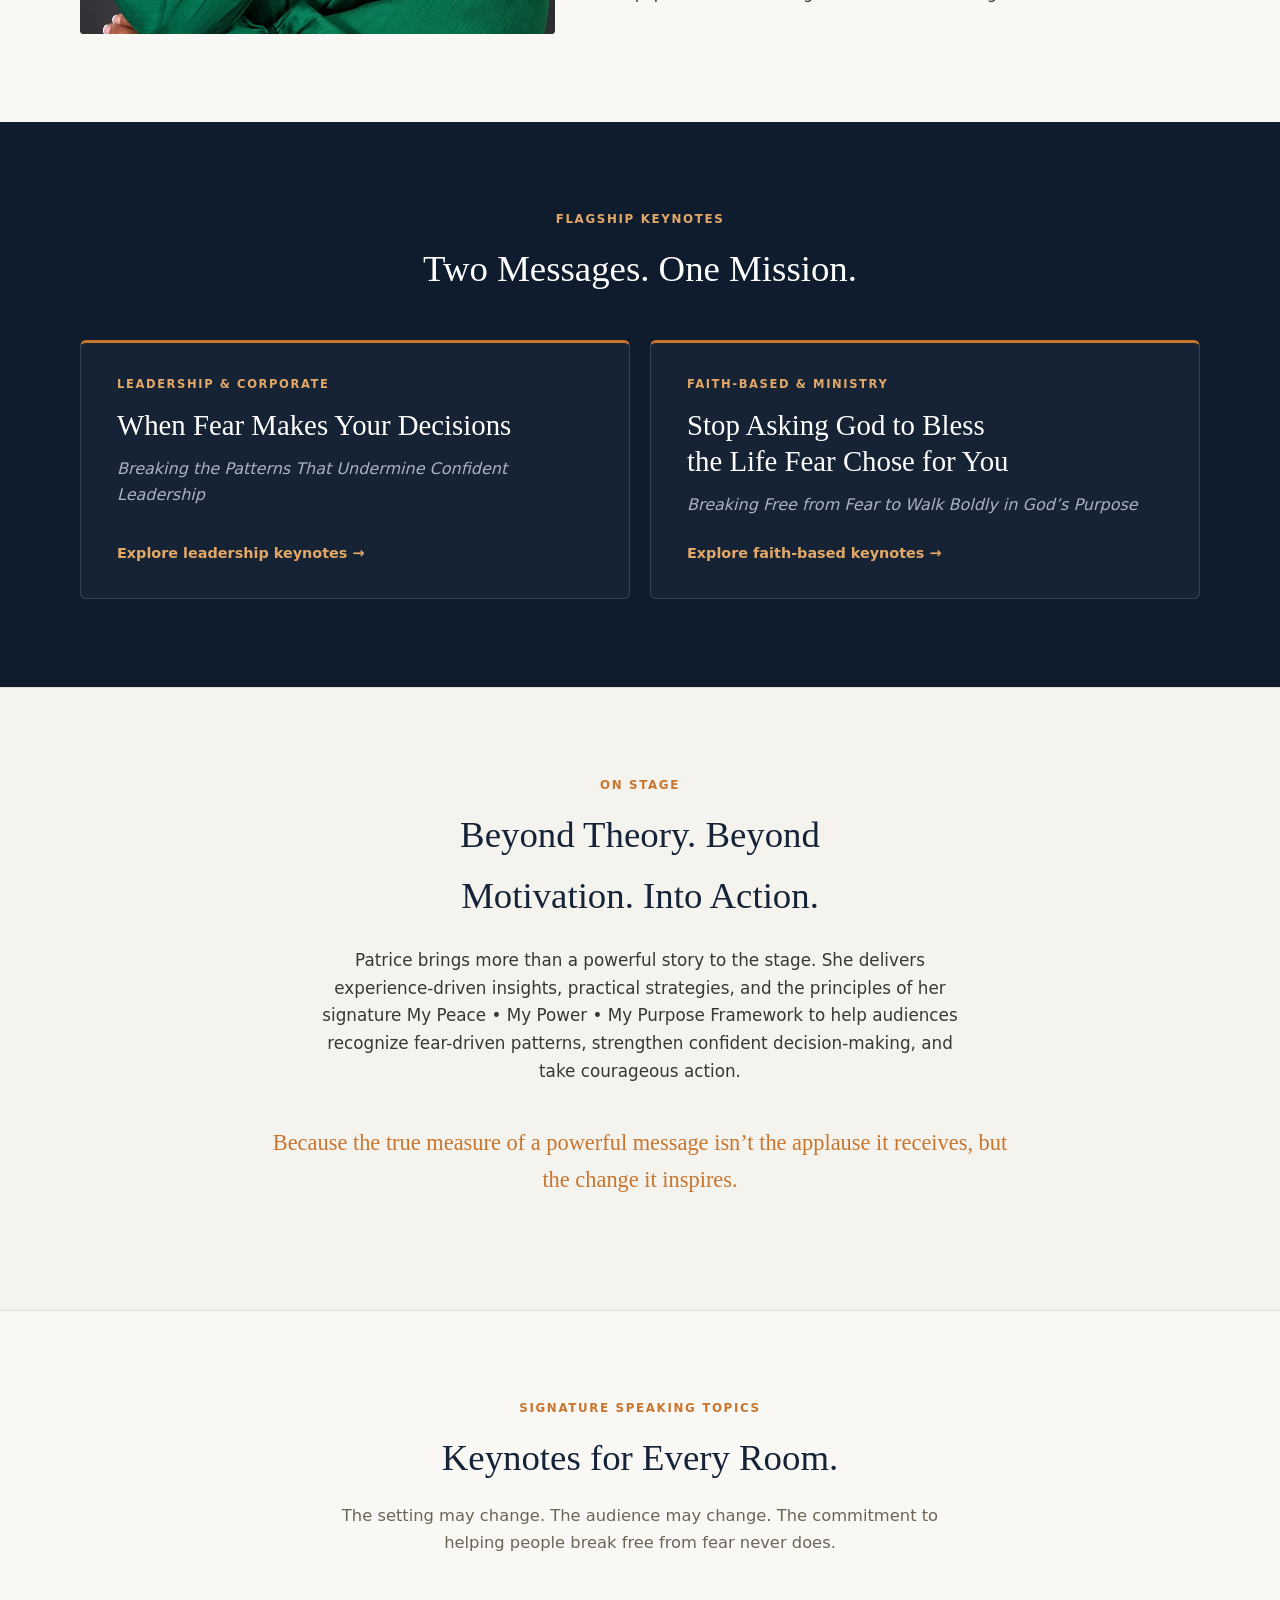
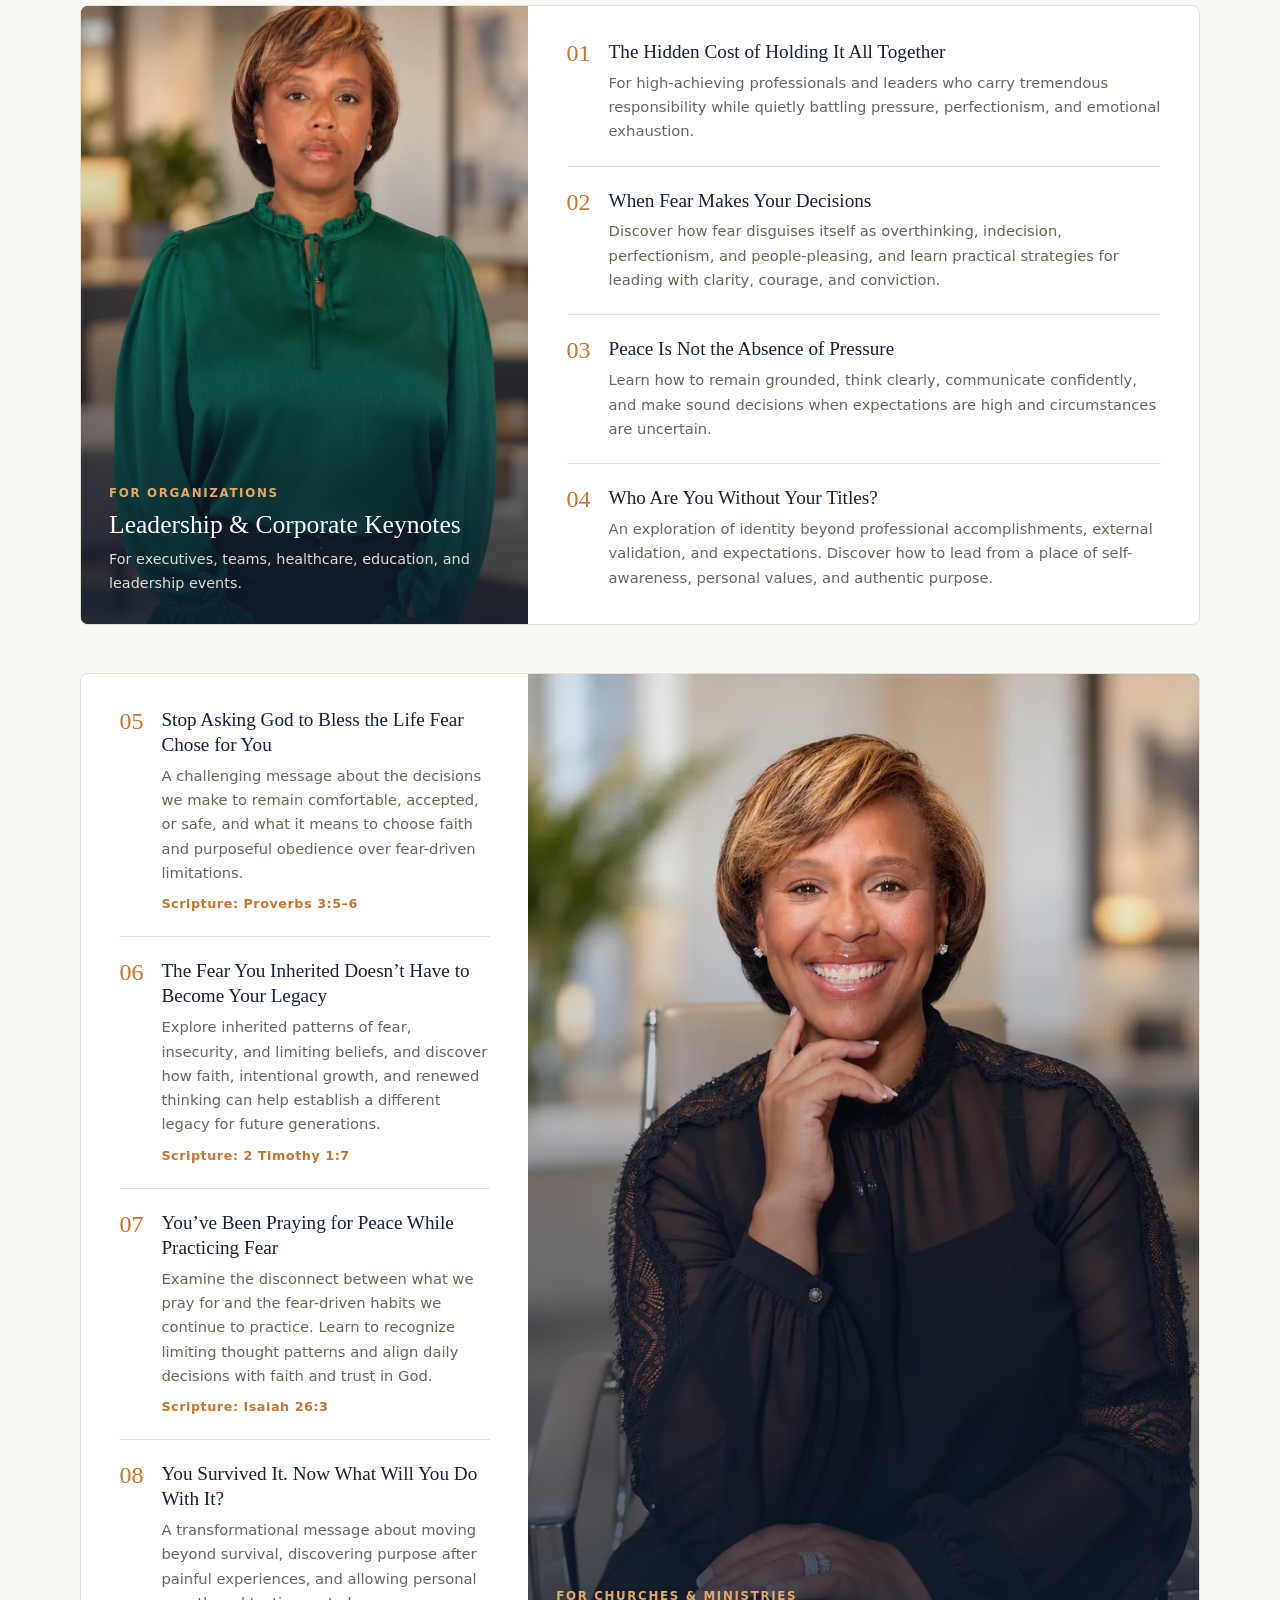
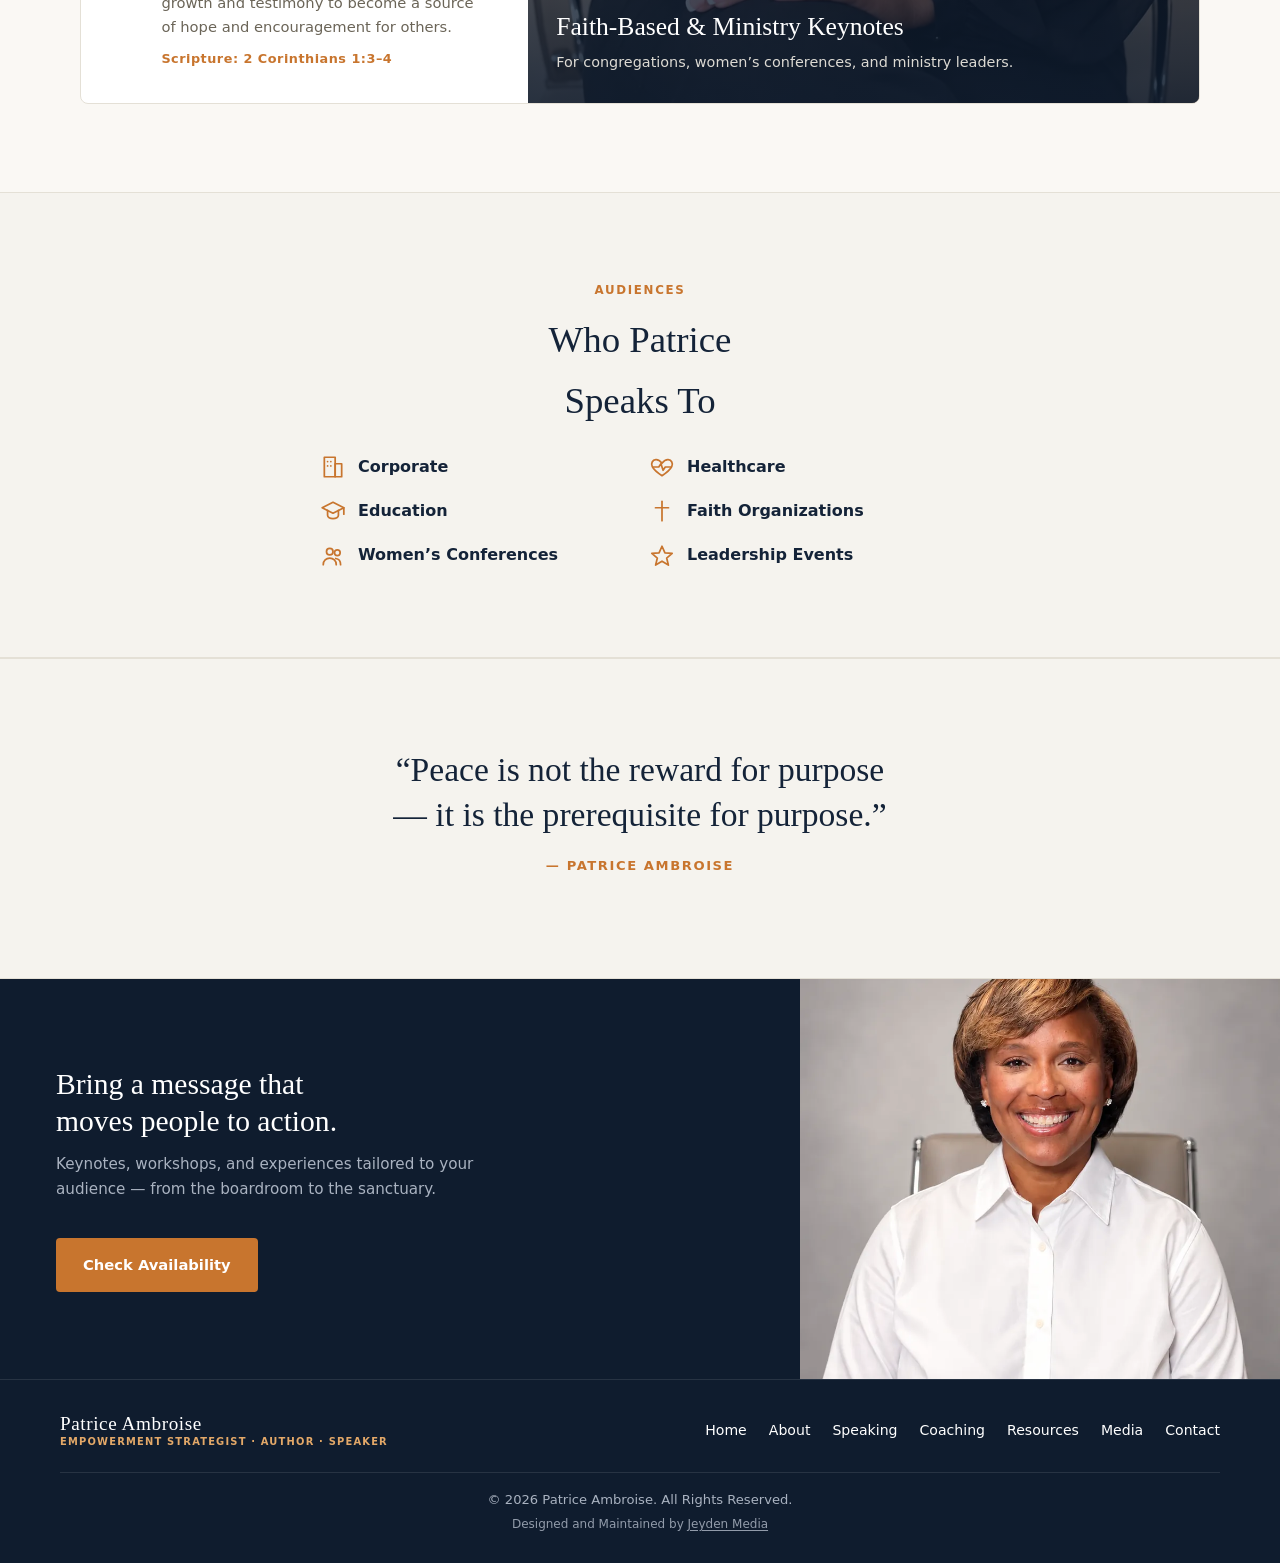
<file: speaking.html>
<!doctype html>
<html lang="en">
<head>
<meta charset="utf-8" />
<meta name="viewport" content="width=device-width, initial-scale=1" />
<title>Speaking — Patrice Ambroise</title>
<meta name="description" content="Book Patrice Ambroise for leadership, corporate, and faith-based keynotes that break fear-driven patterns and equip people to lead with peace, power, and purpose." />
<link rel="canonical" href="https://patriceambroise.com/speaking.html" />
<meta name="theme-color" content="#142338" />
<link rel="icon" href="favicon.ico" sizes="any" />
<link rel="icon" href="img/icons/favicon-32.png" type="image/png" sizes="32x32" />
<link rel="apple-touch-icon" href="img/icons/apple-touch-icon.png" />
<link rel="manifest" href="site.webmanifest" />
<meta property="og:type" content="website" />
<meta property="og:site_name" content="Patrice Ambroise" />
<meta property="og:title" content="Speaking — Patrice Ambroise" />
<meta property="og:description" content="Book Patrice Ambroise for leadership, corporate, and faith-based keynotes that break fear-driven patterns and equip people to lead with peace, power, and purpose." />
<meta property="og:url" content="https://patriceambroise.com/speaking.html" />
<meta property="og:image" content="https://patriceambroise.com/img/og-image.jpg" />
<meta property="og:image:width" content="1200" />
<meta property="og:image:height" content="630" />
<meta name="twitter:card" content="summary_large_image" />
<meta name="twitter:title" content="Speaking — Patrice Ambroise" />
<meta name="twitter:description" content="Book Patrice Ambroise for leadership, corporate, and faith-based keynotes that break fear-driven patterns and equip people to lead with peace, power, and purpose." />
<meta name="twitter:image" content="https://patriceambroise.com/img/og-image.jpg" />
<link rel="stylesheet" href="assets/css/site.css" />
<style>
  /* Speaking page only: align the hero eyebrow flush with the top of the hero photo,
     instead of the shared .hero vertical-centering used on other pages. */
  .hero .wrap{align-items:start;}
</style>
</head>
<body>

<header class="site-nav">
  <div class="nav-inner">
    <div class="brand"><a href="index.html" style="text-decoration:none;"><div class="name">Patrice Ambroise</div><div class="tag">Empowerment Strategist &middot; Author &middot; Speaker</div></a></div>
    <nav class="links">
      <a href="index.html">Home</a>
      <a href="about.html">About</a>
      <a href="speaking.html" class="active">Speaking</a>
      <a href="coaching.html">Coaching</a>
      <a href="resources.html">Resources</a>
      <a href="media.html">Media</a>
      <a href="contact.html">Contact</a>
    </nav>
    <a class="btn btn-navy nav-cta" href="contact.html">Schedule a Discovery Call</a>
    <label class="burger" for="nav-toggle" aria-label="Open menu" aria-controls="mobile-menu" aria-expanded="false" role="button" tabindex="0"><span></span></label>
  </div>
  <input type="checkbox" id="nav-toggle" />
  <nav class="mobile-menu" id="mobile-menu" aria-label="Mobile">
    <a href="index.html">Home</a>
    <a href="about.html">About</a>
    <a href="speaking.html">Speaking</a>
    <a href="coaching.html">Coaching</a>
    <a href="resources.html">Resources</a>
    <a href="media.html">Media</a>
    <a href="contact.html">Contact</a>
    <a class="btn btn-navy" href="contact.html">Schedule a Discovery Call</a>
  </nav>
</header>

<main id="top">

  <section class="hero">
    <div class="wrap">
      <div class="hero-copy">
        <span class="eyebrow">Speaking</span>
        <h1>I Don&rsquo;t Just Speak to Inspire.</h1>
        <p class="subhead">I speak to challenge perspectives, break fear-driven patterns, and equip people to lead differently.</p>
        <div class="hero-actions">
          <a class="btn btn-navy" href="contact.html">Book Patrice to Speak</a>
          <a class="btn btn-outline" href="#topics">View Speaking Topics</a>
        </div>
      </div>
      <div class="hero-photo">
        <picture><source srcset="img/web/headset.webp" type="image/webp"><img src="img/web/headset.jpg" alt="Patrice Ambroise speaking on stage" width="900" height="1125" fetchpriority="high" decoding="async" /></picture>
      </div>
    </div>
  </section>

  <section class="meet">
    <div class="wrap">
      <div class="meet-photo">
        <picture><source srcset="img/web/green_studio.webp" type="image/webp"><img src="img/web/green_studio.jpg" alt="Portrait of Patrice Ambroise in a green blouse" width="900" height="1586" loading="lazy" decoding="async" /></picture>
      </div>
      <div class="meet-copy">
        <span class="eyebrow">The Message</span>
        <h2>Confronting the Invisible Barriers.</h2>
        <hr class="rule" />
        <div class="prose">
          <p>Patrice Ambroise challenges individuals and leaders to confront the invisible barriers that quietly undermine their confidence, influence, and potential. From fear-driven overthinking and imposter syndrome to people-pleasing and hesitation, she addresses the internal struggles that even the most accomplished individuals face.</p>
          <p>Through her signature <strong>My Peace &bull; My Power &bull; My Purpose Framework</strong>, Patrice equips audiences with practical strategies to break limiting patterns, strengthen confident decision-making, and lead with greater clarity, courage, and conviction.</p>
          <p>Drawing from her personal journey of overcoming fear and decades of experience in teaching, speaking, mentoring, and leadership, Patrice brings a rare combination of authenticity, insight, and actionable wisdom to every stage.</p>
          <p>Her mission is not simply to inspire audiences in the moment, but to equip them for meaningful transformation long after the event ends.</p>
        </div>
      </div>
    </div>
  </section>

  <section class="flagship" id="keynotes">
    <div class="wrap">
      <span class="eyebrow center">Flagship Keynotes</span>
      <h2 class="section-title">Two Messages. One Mission.</h2>
      <div class="keynote-grid">
        <a class="keynote" href="speaking.html#topics-corporate">
          <span class="keynote-tag">Leadership &amp; Corporate</span>
          <h3>When Fear Makes Your Decisions</h3>
          <p>Breaking the Patterns That Undermine Confident Leadership</p>
          <span class="keynote-more">Explore leadership keynotes &rarr;</span>
        </a>
        <a class="keynote" href="speaking.html#topics-faith">
          <span class="keynote-tag">Faith-Based &amp; Ministry</span>
          <h3>Stop Asking God to Bless the Life Fear Chose for You</h3>
          <p>Breaking Free from Fear to Walk Boldly in God&rsquo;s Purpose</p>
          <span class="keynote-more">Explore faith-based keynotes &rarr;</span>
        </a>
      </div>
    </div>
  </section>

  <section class="problem">
    <div class="wrap narrow">
      <span class="eyebrow">On Stage</span>
      <h2 class="wide">Beyond Theory. Beyond Motivation. Into Action.</h2>
      <p class="lead-text">Patrice brings more than a powerful story to the stage. She delivers experience-driven insights, practical strategies, and the principles of her signature My Peace &bull; My Power &bull; My Purpose Framework to help audiences recognize fear-driven patterns, strengthen confident decision-making, and take courageous action.</p>
      <p class="problem-close">Because the true measure of a powerful message isn&rsquo;t the applause it receives, but the change it inspires.</p>
    </div>
  </section>

  <section class="topics" id="topics">
    <div class="wrap">
      <span class="eyebrow center">Signature Speaking Topics</span>
      <h2 class="section-title">Keynotes for Every Room.</h2>
      <p class="section-sub">The setting may change. The audience may change. The commitment to helping people break free from fear never does.</p>

      <div class="topic-group " id="topics-corporate">
        <div class="topic-photo"><picture><source srcset="img/web/green_office.webp" type="image/webp"><img src="img/web/green_office.jpg" alt="Patrice Ambroise standing in an office" width="900" height="1687" loading="lazy" decoding="async" /></picture><div class="topic-photo-label"><span class="eyebrow">For Organizations</span><h3>Leadership &amp; Corporate Keynotes</h3><p>For executives, teams, healthcare, education, and leadership events.</p></div></div>
        <div class="topic-list">
          <div class="topic">
            <span class="topic-num">01</span>
            <div><h4>The Hidden Cost of Holding It All Together</h4><p>For high-achieving professionals and leaders who carry tremendous responsibility while quietly battling pressure, perfectionism, and emotional exhaustion.</p></div>
          </div>
          <div class="topic">
            <span class="topic-num">02</span>
            <div><h4>When Fear Makes Your Decisions</h4><p>Discover how fear disguises itself as overthinking, indecision, perfectionism, and people-pleasing, and learn practical strategies for leading with clarity, courage, and conviction.</p></div>
          </div>
          <div class="topic">
            <span class="topic-num">03</span>
            <div><h4>Peace Is Not the Absence of Pressure</h4><p>Learn how to remain grounded, think clearly, communicate confidently, and make sound decisions when expectations are high and circumstances are uncertain.</p></div>
          </div>
          <div class="topic">
            <span class="topic-num">04</span>
            <div><h4>Who Are You Without Your Titles?</h4><p>An exploration of identity beyond professional accomplishments, external validation, and expectations. Discover how to lead from a place of self-awareness, personal values, and authentic purpose.</p></div>
          </div>
        </div>
      </div>

      <div class="topic-group faith" id="topics-faith">
        <div class="topic-photo"><picture><source srcset="img/web/lace_smile.webp" type="image/webp"><img src="img/web/lace_smile.jpg" alt="Patrice Ambroise smiling, seated in an office" width="900" height="1299" loading="lazy" decoding="async" /></picture><div class="topic-photo-label"><span class="eyebrow">For Churches &amp; Ministries</span><h3>Faith-Based &amp; Ministry Keynotes</h3><p>For congregations, women&rsquo;s conferences, and ministry leaders.</p></div></div>
        <div class="topic-list">
          <div class="topic">
            <span class="topic-num">05</span>
            <div><h4>Stop Asking God to Bless the Life Fear Chose for You</h4><p>A challenging message about the decisions we make to remain comfortable, accepted, or safe, and what it means to choose faith and purposeful obedience over fear-driven limitations.</p><p class="scripture">Scripture: Proverbs 3:5&ndash;6</p></div>
          </div>
          <div class="topic">
            <span class="topic-num">06</span>
            <div><h4>The Fear You Inherited Doesn&rsquo;t Have to Become Your Legacy</h4><p>Explore inherited patterns of fear, insecurity, and limiting beliefs, and discover how faith, intentional growth, and renewed thinking can help establish a different legacy for future generations.</p><p class="scripture">Scripture: 2 Timothy 1:7</p></div>
          </div>
          <div class="topic">
            <span class="topic-num">07</span>
            <div><h4>You&rsquo;ve Been Praying for Peace While Practicing Fear</h4><p>Examine the disconnect between what we pray for and the fear-driven habits we continue to practice. Learn to recognize limiting thought patterns and align daily decisions with faith and trust in God.</p><p class="scripture">Scripture: Isaiah 26:3</p></div>
          </div>
          <div class="topic">
            <span class="topic-num">08</span>
            <div><h4>You Survived It. Now What Will You Do With It?</h4><p>A transformational message about moving beyond survival, discovering purpose after painful experiences, and allowing personal growth and testimony to become a source of hope and encouragement for others.</p><p class="scripture">Scripture: 2 Corinthians 1:3&ndash;4</p></div>
          </div>
        </div>
      </div>
    </div>
  </section>

  <section class="speaking problem">
    <div class="wrap">
      <span class="eyebrow">Audiences</span>
      <h2>Who Patrice Speaks To</h2>
      <div class="speak-list" style="max-width:640px;margin-inline:auto;text-align:left;">
        <div class="speak-item"><svg class="ic" viewBox="0 0 24 24"><rect x="4" y="3" width="10" height="18"/><rect x="14" y="9" width="6" height="12"/><line x1="7" y1="7" x2="7" y2="7"/><line x1="10" y1="7" x2="10" y2="7"/><line x1="7" y1="11" x2="7" y2="11"/><line x1="10" y1="11" x2="10" y2="11"/></svg>Corporate</div>
        <div class="speak-item"><svg class="ic" viewBox="0 0 24 24"><path d="M12 20s-7-4.4-9-8.3C1.5 8.5 3.3 5.5 6.3 5.2 8.2 5 10 6 12 8.5 14 6 15.8 5 17.7 5.2 20.7 5.5 22.5 8.5 21 11.7 19 15.6 12 20 12 20z"/><polyline points="4,12 9,12 11,9 13,15 15,12 20,12"/></svg>Healthcare</div>
        <div class="speak-item"><svg class="ic" viewBox="0 0 24 24"><polygon points="12,4 22,9 12,14 2,9"/><path d="M7 11.5V16c0 1.7 2.2 3 5 3s5-1.3 5-3v-4.5"/><line x1="22" y1="9" x2="22" y2="15"/></svg>Education</div>
        <div class="speak-item"><svg class="ic" viewBox="0 0 24 24"><line x1="12" y1="3" x2="12" y2="21"/><line x1="6" y1="9" x2="18" y2="9"/></svg>Faith Organizations</div>
        <div class="speak-item"><svg class="ic" viewBox="0 0 24 24"><circle cx="9" cy="8" r="3"/><circle cx="16" cy="9" r="2.6"/><path d="M3 20c0-3.5 2.7-6 6-6s6 2.5 6 6"/><path d="M14.5 14.3c2.5.3 4.5 2.4 4.5 5.7"/></svg>Women’s Conferences</div>
        <div class="speak-item"><svg class="ic" viewBox="0 0 24 24"><polygon points="12,3 14.7,9.1 21.4,9.6 16.3,13.9 17.9,20.4 12,16.8 6.1,20.4 7.7,13.9 2.6,9.6 9.3,9.1"/></svg>Leadership Events</div>
      </div>
    </div>
  </section>

  <section class="pullquote">
    <div class="wrap">
      <blockquote>&ldquo;Peace is not the reward for purpose &mdash; it is the prerequisite for purpose.&rdquo;</blockquote>
      <p class="attr">&mdash; Patrice Ambroise</p>
    </div>
  </section>

  <section class="final" id="final">
    <div class="final-grid">
      <div class="final-copy">
        <h2>Bring a message that moves people to action.</h2>
        <p>Keynotes, workshops, and experiences tailored to your audience &mdash; from the boardroom to the sanctuary.</p>
        <a class="btn btn-orange" href="contact.html">Check Availability</a>
      </div>
      <div class="final-photo">
        <picture><source srcset="img/web/white_seated.webp" type="image/webp"><img src="img/web/white_seated.jpg" alt="Patrice Ambroise smiling, seated in a white shirt" width="900" height="1418" loading="lazy" decoding="async" /></picture>
      </div>
    </div>
  </section>

</main>

<footer class="site-footer">
  <div class="wrap">
    <div class="brand"><a href="index.html" style="text-decoration:none;"><div class="name">Patrice Ambroise</div><div class="tag">Empowerment Strategist &middot; Author &middot; Speaker</div></a></div>
    <div class="copy">&copy; 2026 Patrice Ambroise. All Rights Reserved.<span class="credit">Designed and Maintained by <a href="https://jeydenmedia.com" target="_blank" rel="noopener">Jeyden Media</a></span></div>
    <nav class="footer-links" aria-label="Footer">
      <a href="index.html">Home</a>
      <a href="about.html">About</a>
      <a href="speaking.html">Speaking</a>
      <a href="coaching.html">Coaching</a>
      <a href="resources.html">Resources</a>
      <a href="media.html">Media</a>
      <a href="contact.html">Contact</a>
    </nav>
  </div>
</footer>

<script src="assets/js/nav.js"></script>
</body>
</html>
</file>
<file: assets/css/site.css>
:root{
  --navy:#142338;
  --navy-deep:#0f1c2e;
  --orange:#C8752E;
  --orange-soft:#E3A868;
  --bg:#FAF8F4;
  --panel:#F5F3EE;
  --border:#E4E0D6;
  --text:#242320;
  --text-muted:#6b6558;
  --on-navy:#F3EFE6;
  --on-navy-muted:#a9b2c0;
  --serif:'Iowan Old Style','Palatino Linotype',Palatino,Georgia,'Times New Roman',serif;
  --sans:'Segoe UI',system-ui,-apple-system,'Helvetica Neue',Arial,sans-serif;
}
*{box-sizing:border-box;}
html{scroll-behavior:smooth;}
body{
  margin:0;background:var(--bg);color:var(--text);font-family:var(--sans);
  line-height:1.65;-webkit-font-smoothing:antialiased;
}
img{max-width:100%;height:auto;display:block;}
a{color:inherit;}
.wrap{max-width:1200px;margin:0 auto;padding-inline:20px;}
@media(min-width:700px){.wrap{padding-inline:40px;}}
h1,h2,h3,blockquote{font-family:var(--serif);font-weight:400;color:var(--navy);margin:0;text-wrap:balance;}
.eyebrow{
  font-size:.74rem;letter-spacing:.14em;text-transform:uppercase;color:var(--orange);
  font-weight:700;display:block;margin-bottom:10px;
}
.rule{width:56px;height:2px;background:var(--orange);border:0;margin:16px 0;}
section{padding-block:56px;}
@media(min-width:860px){section{padding-block:88px;}}

/* icons */
.ic{width:26px;height:26px;stroke:var(--orange);fill:none;stroke-width:1.6;stroke-linecap:round;stroke-linejoin:round;flex-shrink:0;}
.check{
  width:28px;height:28px;border-radius:50%;border:1.6px solid var(--orange);
  display:flex;align-items:center;justify-content:center;flex-shrink:0;
}
.check svg{width:14px;height:14px;stroke:var(--orange);fill:none;stroke-width:2.2;stroke-linecap:round;stroke-linejoin:round;}

/* buttons */
.btn{
  display:inline-block;font-family:var(--sans);font-weight:600;font-size:.92rem;
  padding:14px 26px;text-decoration:none;border-radius:4px;border:1.5px solid transparent;
  transition:opacity .15s ease,transform .15s ease;
}
.btn:active{transform:translateY(1px);}
.btn-navy{background:var(--navy);color:#fff;}
.btn-navy:hover{opacity:.9;}
.btn-outline{border-color:var(--orange);color:var(--orange);background:transparent;}
.btn-outline:hover{background:var(--orange);color:#fff;}
.btn-orange{background:var(--orange);color:#fff;}
.btn-orange:hover{opacity:.9;}

/* ---- nav ---- */
header.site-nav{
  position:sticky;top:0;z-index:100;background:rgba(250,248,244,.92);
  backdrop-filter:blur(8px);border-bottom:1px solid var(--border);
}
.nav-inner{
  max-width:1200px;margin:0 auto;padding:16px 20px;
  display:flex;align-items:center;justify-content:space-between;gap:20px;
}
@media(min-width:700px){.nav-inner{padding:18px 40px;}}
.brand{line-height:1.15;}
.brand .name{font-family:var(--serif);font-size:1.2rem;letter-spacing:.03em;color:var(--navy);white-space:nowrap;text-decoration:none;display:block;}
.brand .tag{font-size:.62rem;letter-spacing:.12em;text-transform:uppercase;color:var(--orange);font-weight:700;}
nav.links{display:none;gap:26px;font-size:.9rem;font-weight:600;color:var(--navy);}
nav.links a{text-decoration:none;padding-bottom:4px;border-bottom:2px solid transparent;}
nav.links a.active{border-color:var(--orange);}
nav.links a:hover{border-color:var(--orange-soft);}
.nav-cta{display:none;}
.burger{
  display:flex;align-items:center;justify-content:center;width:40px;height:40px;
  border:1px solid var(--border);border-radius:4px;background:none;cursor:pointer;
}
.burger span, .burger::before, .burger::after{content:"";display:block;width:18px;height:2px;background:var(--navy);}
.burger{flex-direction:column;gap:4px;}
#nav-toggle{display:none;}
.mobile-menu{
  display:none;flex-direction:column;gap:2px;background:var(--bg);border-top:1px solid var(--border);
  padding:8px 20px 18px;
}
.mobile-menu a{
  text-decoration:none;color:var(--navy);font-weight:600;padding:12px 4px;border-bottom:1px solid var(--border);
}
.mobile-menu .btn{margin-top:12px;text-align:center;}
#nav-toggle:checked ~ .mobile-menu{display:flex;}
@media(min-width:860px){
  nav.links{display:flex;}
  .nav-cta{display:inline-block;}
  .burger{display:none;}
  .mobile-menu{display:none !important;}
}

/* ---- hero (home) ---- */
.hero .wrap{display:grid;grid-template-columns:1fr;gap:40px;align-items:center;}
@media(min-width:940px){.hero .wrap{grid-template-columns:1fr 1fr;gap:64px;}}
.hero h1{font-size:clamp(2.2rem,3vw + 1.2rem,3.3rem);line-height:1.14;}
.hero .subhead{max-width:46ch;color:var(--text);opacity:.85;margin-top:20px;font-size:1.05rem;}
.hero-actions{display:flex;flex-wrap:wrap;gap:14px;margin-top:32px;}
.hero-photo{border-radius:4px;overflow:hidden;aspect-ratio:4/5;background:var(--navy);}
.hero-photo img{width:100%;height:100%;object-fit:cover;object-position:top center;}

/* ---- simple page header (interior pages) ---- */
.page-header{background:var(--panel);border-bottom:1px solid var(--border);}
.page-header .wrap{text-align:center;max-width:760px;padding-block:64px 56px;}
@media(min-width:860px){.page-header .wrap{padding-block:80px 64px;}}
.page-header h1{font-size:clamp(2rem,2.6vw + 1rem,2.8rem);}
.page-header p{margin-top:16px;color:var(--text-muted);font-size:1.05rem;max-width:52ch;margin-inline:auto;}

/* ---- problem ---- */
.problem{background:var(--panel);border-top:1px solid var(--border);border-bottom:1px solid var(--border);}
.problem .wrap{text-align:center;}
.problem h2{font-size:clamp(1.7rem,2vw + 1rem,2.3rem);max-width:16ch;margin-inline:auto;}
.problem-grid{
  margin-top:44px;display:grid;grid-template-columns:1fr 1fr;gap:28px 20px;text-align:left;
}
@media(min-width:700px){.problem-grid{grid-template-columns:repeat(6,1fr);text-align:center;}}
.problem-item{display:flex;gap:12px;align-items:flex-start;}
@media(min-width:700px){
  .problem-item{flex-direction:column;align-items:center;position:relative;padding-inline:12px;}
  .problem-item + .problem-item::before{
    content:"";position:absolute;left:0;top:6px;bottom:6px;width:1px;background:var(--border);
  }
}
.problem-item p{margin:0;font-size:.92rem;color:var(--text);}
.problem-close{
  margin-top:40px;font-family:var(--serif);font-size:1.4rem;color:var(--orange);font-style:normal;
}

/* ---- meet ---- */
.meet .wrap{display:grid;grid-template-columns:1fr;gap:40px;}
@media(min-width:940px){.meet .wrap{grid-template-columns:.9fr 1.1fr;gap:64px;align-items:center;}}
.meet-photo{border-radius:4px;overflow:hidden;aspect-ratio:4/5;background:var(--navy);}
.meet-photo img{width:100%;height:100%;object-fit:cover;object-position:top center;}
.meet-copy blockquote{font-size:clamp(1.4rem,1.6vw + 1rem,1.9rem);line-height:1.3;}
.meet-copy .bio{margin-top:22px;max-width:52ch;color:var(--text);opacity:.9;}
.cred-grid{margin-top:32px;display:grid;grid-template-columns:1fr;gap:14px 32px;}
@media(min-width:520px){.cred-grid{grid-template-columns:1fr 1fr;}}
.cred-item{display:flex;align-items:center;gap:10px;font-weight:600;font-size:.95rem;color:var(--navy);}

/* ---- transformation ---- */
.transform .wrap > .eyebrow, .transform .wrap > h2{text-align:center;}
.transform h2{max-width:16ch;margin:0 auto 44px;font-size:clamp(1.7rem,2vw + 1rem,2.3rem);}
.transform-grid{display:grid;grid-template-columns:1fr;gap:36px;}
@media(min-width:760px){.transform-grid{grid-template-columns:repeat(3,1fr);}}
.transform-col{text-align:center;position:relative;padding-inline:14px;}
@media(min-width:760px){
  .transform-col + .transform-col::before{content:"";position:absolute;left:0;top:4px;bottom:4px;width:1px;background:var(--border);}
}
.transform-col .ic{margin-inline:auto;width:34px;height:34px;}
.transform-col .headline{font-weight:700;color:var(--navy);margin-top:14px;}
.transform-col p{margin:8px 0 0;color:var(--text-muted);font-size:.92rem;}

/* ---- framework ---- */
.framework .grid2{display:grid;grid-template-columns:1fr;gap:20px;}
@media(min-width:900px){.framework .grid2{grid-template-columns:.85fr 1.15fr;}}
.panel{background:var(--panel);border:1px solid var(--border);border-radius:6px;padding:32px clamp(20px,3vw,40px);}
.framework .panel h2{font-size:1.7rem;margin-top:2px;}
.framework .panel p{color:var(--text-muted);margin-top:8px;max-width:38ch;}
.calm{display:flex;flex-wrap:wrap;align-items:flex-start;justify-content:center;gap:10px;}
.calm-step{display:flex;flex-direction:column;align-items:center;text-align:center;width:110px;}
.calm-badge{
  width:64px;height:64px;border-radius:50%;background:var(--navy);color:var(--orange);
  display:flex;align-items:center;justify-content:center;font-family:var(--serif);font-size:1.6rem;
}
.calm-step .t{font-weight:700;color:var(--navy);margin-top:12px;font-size:.95rem;}
.calm-step p{font-size:.8rem;color:var(--text-muted);margin:4px 0 0;}
.calm-arrow{color:var(--orange);font-size:1.4rem;align-self:center;margin-top:22px;}
@media(max-width:520px){.calm-arrow{transform:rotate(90deg);margin-block:0;}}

/* ---- services / speaking ---- */
.svc-grid{display:grid;grid-template-columns:1fr;gap:20px;}
@media(min-width:900px){.svc-grid{grid-template-columns:1fr 1fr;}}
.item-grid{display:grid;grid-template-columns:1fr;gap:22px;margin-top:22px;}
@media(min-width:520px){.item-grid{grid-template-columns:1fr 1fr;}}
.item{display:flex;gap:14px;align-items:flex-start;}
.item .t{font-weight:700;color:var(--navy);font-size:1.02rem;}
.item p{margin:4px 0 0;color:var(--text-muted);font-size:.9rem;}
.speak-list{display:grid;grid-template-columns:1fr;gap:18px;margin-top:22px;}
@media(min-width:520px){.speak-list{grid-template-columns:1fr 1fr;}}
.speak-item{display:flex;align-items:center;gap:12px;font-weight:700;color:var(--navy);}

/* ---- results ---- */
.results .wrap > .eyebrow{text-align:center;display:block;}
.results-grid{display:grid;grid-template-columns:1fr;gap:36px;margin-top:8px;}
@media(min-width:820px){.results-grid{grid-template-columns:repeat(3,1fr);}}
.result{position:relative;padding-inline:8px;}
@media(min-width:820px){
  .result + .result::before{content:"";position:absolute;left:0;top:8px;bottom:8px;width:1px;background:var(--border);}
  .result{padding-inline:24px;}
  .result:first-child{padding-left:0;}
}
.result .q{font-family:var(--serif);font-size:2.4rem;color:var(--orange);line-height:1;display:block;}
.result p.quote{font-size:1.02rem;color:var(--text);margin-top:6px;}
.result .attr{margin-top:14px;color:var(--text-muted);font-size:.88rem;}

/* ---- final cta ---- */
.final{background:var(--navy-deep);color:var(--on-navy);padding-block:0;}
.final-grid{display:grid;grid-template-columns:1fr;}
@media(min-width:900px){.final-grid{grid-template-columns:1fr 1fr;align-items:stretch;}}
.final-copy{padding:56px 20px;display:flex;flex-direction:column;justify-content:center;}
@media(min-width:700px){.final-copy{padding:64px 40px;}}
@media(min-width:900px){.final-copy{padding:0 56px;}}
.final-copy h2{color:#fff;font-size:clamp(1.7rem,2.2vw + 1rem,2.3rem);max-width:14ch;}
.final-copy p{margin-top:16px;color:var(--on-navy-muted);max-width:46ch;font-size:1.02rem;}
.final-copy .btn{margin-top:28px;align-self:flex-start;}
.final-photo{aspect-ratio:16/10;overflow:hidden;background:var(--navy);}
@media(min-width:900px){.final-photo{aspect-ratio:auto;}}
.final-photo img{width:100%;height:100%;object-fit:cover;object-position:top center;}

footer.site-footer{background:var(--navy-deep);border-top:1px solid rgba(255,255,255,.1);}
footer .wrap{
  padding:28px 20px;display:flex;flex-wrap:wrap;gap:16px;align-items:center;justify-content:space-between;
}
footer .brand .name{color:#fff;}
footer .brand .tag{color:var(--orange-soft);}
footer .copy{color:var(--on-navy-muted);font-size:.82rem;order:3;flex:1 0 100%;text-align:center;
  border-top:1px solid rgba(255,255,255,.1);padding-top:16px;margin-top:4px;}
footer .footer-links{display:flex;flex-wrap:wrap;gap:6px 22px;}
footer .footer-links a{color:#fff;text-decoration:none;font-size:.88rem;padding-block:6px;}
footer .footer-links a:hover{color:var(--orange-soft);}
footer .credit{display:block;margin-top:4px;font-size:.75rem;opacity:.85;}
footer .credit a{color:inherit;text-decoration:underline;text-underline-offset:2px;}
footer .credit a:hover{color:var(--orange-soft);}
.socials{display:flex;gap:10px;}
.socials a{
  width:34px;height:34px;border-radius:6px;background:var(--orange);display:flex;align-items:center;
  justify-content:center;text-decoration:none;
}
.socials svg{width:16px;height:16px;stroke:#fff;fill:none;stroke-width:1.8;}

/* ============ Resources page ============ */

.lead-block .wrap{display:grid;grid-template-columns:1fr;gap:40px;align-items:center;}
@media(min-width:900px){.lead-block .wrap{grid-template-columns:1fr 1fr;gap:64px;}}
.lead-copy .guide-title{font-family:var(--serif);font-style:italic;color:var(--text-muted);font-size:1.15rem;margin-top:6px;}
.lead-copy p.lede{margin-top:18px;color:var(--text);opacity:.88;max-width:48ch;}
.capture{
  margin-top:32px;display:flex;flex-wrap:wrap;gap:12px;max-width:460px;
}
.capture input{
  flex:1 1 220px;border:1.5px solid var(--border);background:#fff;border-radius:4px;padding:14px 16px;
  font-family:var(--sans);font-size:.95rem;color:var(--text);outline:none;
}
.capture input:focus{border-color:var(--orange);}
.capture .fine{margin-top:12px;font-size:.8rem;color:var(--text-muted);}

.guide-mock{
  aspect-ratio:3/4;max-width:340px;margin-inline:auto;border-radius:6px;
  background:linear-gradient(180deg,var(--navy) 0%,var(--navy-deep) 100%);
  color:var(--on-navy);display:flex;flex-direction:column;justify-content:space-between;
  padding:32px;box-shadow:0 18px 40px -18px rgba(20,35,56,.45);
}
.guide-mock .tag{font-size:.7rem;letter-spacing:.16em;text-transform:uppercase;color:var(--orange-soft);font-weight:700;}
.guide-mock .gtitle{font-family:var(--serif);font-size:1.6rem;line-height:1.25;margin-top:14px;}
.guide-mock .by{font-size:.85rem;color:var(--on-navy-muted);margin-top:auto;}

.book-block .wrap{display:grid;grid-template-columns:1fr;gap:40px;align-items:center;}
@media(min-width:900px){.book-block .wrap{grid-template-columns:.7fr 1.3fr;gap:64px;}}
.book-cover{border-radius:4px;overflow:hidden;max-width:280px;margin-inline:auto;box-shadow:0 18px 40px -18px rgba(20,35,56,.35);}
.book-copy .book-title{font-size:clamp(1.5rem,1.8vw + 1rem,2rem);}
.book-copy p.desc{margin-top:16px;color:var(--text);opacity:.88;max-width:52ch;}
.book-copy .btn{margin-top:24px;}

.placeholder-note{
  margin-top:14px;font-size:.82rem;color:var(--text-muted);font-style:italic;
}

/* ============ shared: numbered process steps ============ */
.num-badge{
  width:40px;height:40px;border-radius:50%;background:var(--navy);color:var(--orange);
  display:flex;align-items:center;justify-content:center;font-family:var(--serif);font-size:1.1rem;
  flex-shrink:0;
}
.steps{display:grid;grid-template-columns:1fr;gap:26px;margin-top:22px;}
@media(min-width:700px){.steps{grid-template-columns:repeat(2,1fr);gap:28px 32px;}}
.step{display:flex;gap:16px;align-items:flex-start;}
.step .t{font-weight:700;color:var(--navy);font-size:1.02rem;}
.step p{margin:4px 0 0;color:var(--text-muted);font-size:.9rem;}

/* ============ media / press strip ============ */
.press-row{
  display:flex;flex-wrap:wrap;justify-content:center;gap:0;margin-top:8px;
}
.press-row span{
  font-family:var(--serif);font-size:1.1rem;color:var(--text-strong,var(--navy));
  padding:8px 24px;border-left:1px solid var(--border);
}
.press-row span:first-child{border-left:0;}

/* ============ contact page ============ */
.contact-grid{display:grid;grid-template-columns:1fr;gap:48px;}
@media(min-width:940px){.contact-grid{grid-template-columns:1.1fr .9fr;gap:64px;}}
.form-grid{display:grid;grid-template-columns:1fr;gap:16px;margin-top:8px;}
@media(min-width:560px){.form-grid .two-col{display:grid;grid-template-columns:1fr 1fr;gap:16px;}}
.field{display:flex;flex-direction:column;gap:6px;}
.field label{font-size:.82rem;font-weight:600;color:var(--navy);}
.field input, .field select, .field textarea{
  border:1.5px solid var(--border);background:#fff;border-radius:4px;padding:13px 14px;
  font-family:var(--sans);font-size:.95rem;color:var(--text);outline:none;resize:vertical;
}
.field input:focus, .field select:focus, .field textarea:focus{border-color:var(--orange);}
.contact-info{background:var(--panel);border:1px solid var(--border);border-radius:6px;padding:32px clamp(20px,3vw,36px);}
.contact-info .row{display:flex;align-items:flex-start;gap:14px;margin-top:20px;}
.contact-info .row:first-of-type{margin-top:24px;}
.contact-info .row .t{font-weight:700;color:var(--navy);font-size:.95rem;}
.contact-info .row p{margin:2px 0 0;color:var(--text-muted);font-size:.9rem;}
.contact-info .socials{margin-top:24px;}

/* ============ email-capture modal ============ */
body.no-scroll{overflow:hidden;}
.modal-overlay{
  display:none;position:fixed;inset:0;z-index:200;
  background:rgba(15,28,46,.72);
  align-items:center;justify-content:center;padding:20px;
}
.modal-overlay.open{display:flex;}
.modal{
  position:relative;background:var(--bg);width:100%;max-width:760px;max-height:90vh;overflow:auto;
  border-radius:8px;display:grid;grid-template-columns:1fr;
  box-shadow:0 30px 80px -20px rgba(0,0,0,.5);
}
@media(min-width:700px){.modal{grid-template-columns:.85fr 1.15fr;max-height:85vh;}}
.modal-image{background:var(--navy);}
.modal-image img{width:100%;height:100%;object-fit:cover;object-position:top center;display:block;}
@media(max-width:699px){.modal-image img{max-height:220px;}}
.modal-body{padding:clamp(24px,4vw,40px);display:flex;flex-direction:column;justify-content:center;}
.modal-body h2{font-size:clamp(1.35rem,2vw + 1rem,1.7rem);}
.modal-body p.lede{margin-top:12px;color:var(--text-muted);}
.modal-form{margin-top:24px;display:flex;flex-direction:column;gap:12px;}
.modal-form input{
  border:1.5px solid var(--border);background:#fff;border-radius:4px;padding:13px 14px;
  font-family:var(--sans);font-size:.95rem;color:var(--text);outline:none;
}
.modal-form input:focus{border-color:var(--orange);}
.modal-fine{margin-top:12px;}
.modal-close{
  position:absolute;top:14px;right:14px;width:34px;height:34px;border-radius:50%;
  background:rgba(255,255,255,.92);border:1px solid var(--border);
  display:flex;align-items:center;justify-content:center;cursor:pointer;
  font-size:1.3rem;line-height:1;color:var(--navy);padding:0;
}
.modal-close:hover{background:#fff;}

@media (prefers-reduced-motion: reduce){ html{scroll-behavior:auto;} }

/* <picture> wrappers (WebP + JPEG fallback) shouldn't affect layout */
picture{display:contents;}

/* ============ Peace · Power · Purpose content ============ */
.alt{background:var(--panel);border-top:1px solid var(--border);border-bottom:1px solid var(--border);}
.eyebrow.center{text-align:center;}
.section-title{text-align:center;margin-inline:auto;max-width:28ch;font-size:clamp(1.7rem,2vw + 1rem,2.3rem);}
.section-sub{text-align:center;max-width:58ch;margin:14px auto 0;color:var(--text-muted);font-size:1.02rem;}
.wrap.narrow{max-width:820px;}
h2.wide, .problem h2.wide, .transform h2.wide{max-width:30ch;}
.lead-text{max-width:62ch;margin:20px auto 0;font-size:1.05rem;color:var(--text);opacity:.9;}
.text-link{display:inline-block;margin-top:28px;color:var(--orange);font-weight:700;text-decoration:none;}
.text-link:hover{text-decoration:underline;}
.meet-copy h2{font-size:clamp(1.6rem,1.8vw + 1rem,2.1rem);line-height:1.2;}
.prose p{margin:0 0 14px;max-width:60ch;color:var(--text);opacity:.92;}
.prose p:last-child{margin-bottom:0;}
.final-copy h2{max-width:24ch;}
.final-copy strong{color:#fff;}

/* transformation caps headings */
.transform-col .headline.caps{letter-spacing:.18em;text-transform:uppercase;font-size:1.05rem;}

/* framework */
.framework .panel p.strong{color:var(--navy);font-weight:600;max-width:none;}
.ppp-list{display:flex;flex-direction:column;gap:22px;height:100%;justify-content:center;}
.ppp-step{display:flex;gap:18px;align-items:flex-start;}
.ppp-badge{
  width:56px;height:56px;border-radius:50%;background:var(--navy);flex-shrink:0;
  display:flex;align-items:center;justify-content:center;
}
.ppp-badge .ic{width:24px;height:24px;stroke:var(--orange);}
.ppp-step .t{font-family:var(--serif);font-size:1.25rem;color:var(--navy);}
.ppp-step p{margin:4px 0 0;color:var(--text-muted);font-size:.93rem;max-width:none !important;}

/* flagship keynotes */
.flagship{background:var(--navy-deep);}
.flagship .eyebrow{color:var(--orange-soft);}
.flagship .section-title{color:#fff;}
.keynote-grid{display:grid;grid-template-columns:1fr;gap:20px;margin-top:40px;}
@media(min-width:820px){.keynote-grid{grid-template-columns:1fr 1fr;}}
.keynote{
  display:flex;flex-direction:column;text-decoration:none;color:var(--on-navy);
  border:1px solid rgba(255,255,255,.14);border-top:3px solid var(--orange);border-radius:6px;
  padding:32px clamp(22px,3vw,36px);background:rgba(255,255,255,.03);transition:background .15s ease;
}
.keynote:hover{background:rgba(255,255,255,.07);}
.keynote-tag{font-size:.72rem;letter-spacing:.14em;text-transform:uppercase;color:var(--orange-soft);font-weight:700;}
.keynote h3{color:#fff;font-size:clamp(1.4rem,1.4vw + 1rem,1.8rem);line-height:1.25;margin-top:14px;}
.keynote p{color:var(--on-navy-muted);margin:12px 0 0;font-style:italic;}
.keynote-more{margin-top:auto;padding-top:24px;color:var(--orange-soft);font-weight:600;font-size:.9rem;}

/* pull quote band */
.pullquote{background:var(--panel);border-top:1px solid var(--border);border-bottom:1px solid var(--border);text-align:center;}
.pullquote blockquote{font-size:clamp(1.4rem,1.8vw + 1rem,2.1rem);line-height:1.35;max-width:32ch;margin-inline:auto;}
.pullquote .attr{margin-top:18px;color:var(--orange);font-weight:700;font-size:.82rem;letter-spacing:.12em;text-transform:uppercase;}

/* about: story */
.title-list{list-style:none;padding:0;margin:4px 0 18px;display:flex;flex-wrap:wrap;gap:8px;}
.title-list li{
  font-size:.8rem;font-weight:600;color:var(--navy);background:var(--panel);
  border:1px solid var(--border);border-radius:999px;padding:6px 12px;
}
@media(min-width:940px){
  .meet.reverse .wrap{grid-template-columns:1.1fr .9fr;}
  .meet.reverse .meet-photo{order:2;}
}
.meet-photo.landscape{aspect-ratio:3/2;}
@media(min-width:940px){.meet .wrap:has(.landscape){align-items:start;}}

/* about: mission */
.mission{background:var(--navy-deep);color:var(--on-navy);text-align:center;}
.mission .eyebrow{color:var(--orange-soft);}
.mission h2{color:#fff;font-size:clamp(1.8rem,2.4vw + 1rem,2.6rem);}
.mission h2 em{color:var(--orange-soft);font-style:italic;}
.cascade{list-style:none;padding:0;margin:36px auto 0;max-width:56ch;display:flex;flex-direction:column;gap:14px;}
.cascade li{font-size:1.08rem;color:var(--on-navy);}
.cascade li + li::before{content:"\2193";display:block;color:var(--orange);margin-bottom:12px;}
.mission-close{margin-top:36px;font-family:var(--serif);font-size:1.3rem;color:var(--on-navy-muted);}
.mission-close strong{color:#fff;font-weight:400;}

/* speaking topics */
.topic-group{display:grid;grid-template-columns:1fr;margin-top:48px;border:1px solid var(--border);border-radius:8px;overflow:hidden;background:#fff;scroll-margin-top:90px;}
@media(min-width:900px){.topic-group{grid-template-columns:.8fr 1.2fr;}}
@media(min-width:900px){.topic-group.faith .topic-photo{order:2;}}
.topic-photo{position:relative;min-height:260px;background:var(--navy);}
.topic-photo img{position:absolute;inset:0;width:100%;height:100%;object-fit:cover;}
.topic-photo::after{content:"";position:absolute;inset:0;background:linear-gradient(180deg,rgba(15,28,46,.05) 20%,rgba(15,28,46,.88) 100%);}
.topic-photo-label{position:absolute;left:0;right:0;bottom:0;z-index:1;padding:28px;color:#fff;}
.topic-photo-label .eyebrow{color:var(--orange-soft);margin-bottom:6px;}
.topic-photo-label h3{color:#fff;font-size:1.6rem;line-height:1.2;}
.topic-photo-label p{margin:8px 0 0;color:var(--on-navy);font-size:.9rem;opacity:.9;}
.topic-list{padding:12px clamp(20px,3vw,40px);}
.topic{display:flex;gap:18px;padding:22px 0;border-bottom:1px solid var(--border);}
.topic:last-child{border-bottom:0;}
.topic-num{font-family:var(--serif);font-size:1.5rem;color:var(--orange);line-height:1.1;min-width:2ch;}
.topic h4{margin:0;font-family:var(--serif);font-weight:400;color:var(--navy);font-size:1.2rem;line-height:1.3;}
.topic p{margin:6px 0 0;color:var(--text-muted);font-size:.92rem;}
.topic .scripture{color:var(--orange);font-weight:600;font-size:.8rem;letter-spacing:.04em;margin-top:8px;}

/* coaching offers */
.offer-grid{display:grid;grid-template-columns:1fr;gap:20px;margin-top:44px;}
@media(min-width:700px){.offer-grid{grid-template-columns:repeat(2,1fr);}}
@media(min-width:1040px){.offer-grid{grid-template-columns:repeat(6,1fr);} .offer{grid-column:span 2;} .offer:nth-child(4){grid-column:2 / span 2;}}
.offer{background:var(--panel);border:1px solid var(--border);border-radius:6px;padding:28px;}
.offer .ic{width:30px;height:30px;}
.offer h3{font-size:1.3rem;margin-top:16px;line-height:1.25;}
.offer .offer-tag{font-family:var(--serif);font-style:italic;color:var(--orange);margin:6px 0 0;}
.offer p{color:var(--text-muted);font-size:.93rem;margin:12px 0 0;}

/* resources: assessments */
.assess-grid{display:grid;grid-template-columns:1fr;gap:24px;margin-top:44px;text-align:left;}
@media(min-width:900px){.assess-grid{grid-template-columns:1fr 1fr;}}
.assess-card{background:#fff;border:1px solid var(--border);border-top:3px solid var(--orange);border-radius:6px;padding:32px clamp(22px,3vw,36px);display:flex;flex-direction:column;}
.assess-card h3{font-size:clamp(1.4rem,1.2vw + 1rem,1.75rem);line-height:1.2;}
.assess-card p{color:var(--text);opacity:.9;margin:12px 0 0;font-size:.97rem;}
.assess-card .assess-lede{font-family:var(--serif);font-style:italic;font-size:1.1rem;color:var(--navy);opacity:1;}
.assess-areas{list-style:none;padding:0;margin:18px 0 0;display:flex;flex-direction:column;gap:10px;}
.assess-areas li{font-size:.92rem;color:var(--text-muted);padding-left:18px;position:relative;}
.assess-areas li::before{content:"";position:absolute;left:0;top:.6em;width:7px;height:7px;border-radius:50%;background:var(--orange);}
.assess-areas strong{color:var(--navy);}
.assess-card .assess-meta{margin-top:auto;padding-top:22px;font-size:.82rem;color:var(--text-muted);opacity:1;}
.assess-card .btn{margin-top:12px;align-self:flex-start;cursor:pointer;font-size:.95rem;}
.fine{font-size:.8rem;color:var(--text-muted);margin-top:12px;}
.assess-card .fine{opacity:1;color:var(--text-muted);font-size:.8rem;}
.signature{margin-top:24px;font-family:var(--serif);font-size:1.3rem;color:var(--navy);}
.signature span{display:block;font-family:var(--sans);font-size:.75rem;letter-spacing:.14em;text-transform:uppercase;color:var(--orange);font-weight:700;margin-top:2px;}

/* assessment modal */
.modal.quiz{display:block;max-width:620px;}
.quiz-body{padding:clamp(28px,5vw,48px);}
.quiz-title{font-size:clamp(1.3rem,1.5vw + 1rem,1.6rem);padding-right:36px;}
.quiz-progress{height:4px;background:var(--border);border-radius:4px;margin-top:22px;overflow:hidden;}
.quiz-progress span{display:block;height:100%;background:var(--orange);transition:width .25s ease;}
.quiz-count{font-size:.8rem;color:var(--text-muted);margin:10px 0 0;}
.quiz-prompt{margin:26px 0 0;font-size:.85rem;color:var(--text-muted);}
.quiz-q{margin:8px 0 0;font-family:var(--serif);font-size:clamp(1.25rem,1.2vw + 1rem,1.5rem);color:var(--navy);line-height:1.35;min-height:2.7em;}
.quiz-opts{display:flex;flex-direction:column;gap:10px;margin-top:22px;}
.quiz-opt{
  text-align:left;font-family:var(--sans);font-size:.98rem;font-weight:600;color:var(--navy);
  background:#fff;border:1.5px solid var(--border);border-radius:6px;padding:14px 18px;cursor:pointer;
  transition:border-color .12s ease,background .12s ease;
}
.quiz-opt:hover,.quiz-opt:focus-visible{border-color:var(--orange);outline:none;}
.quiz-opt.selected{border-color:var(--orange);background:#fdf6ef;}
.quiz-nav{margin-top:18px;min-height:24px;}
.quiz-back{background:none;border:0;padding:0;color:var(--text-muted);font-family:var(--sans);font-size:.88rem;cursor:pointer;}
.quiz-back:hover{color:var(--navy);text-decoration:underline;}
.quiz-bars{display:flex;flex-direction:column;gap:14px;margin-top:18px;}
.quiz-bar-head{display:flex;justify-content:space-between;font-size:.88rem;font-weight:600;color:var(--navy);}
.quiz-bar-head span:last-child{color:var(--text-muted);font-weight:500;}
.quiz-bar-track{height:8px;background:var(--border);border-radius:8px;margin-top:6px;overflow:hidden;}
.quiz-bar-track span{display:block;height:100%;background:var(--navy);border-radius:8px;}
.quiz-bar.focus .quiz-bar-track span{background:var(--orange);}
.quiz-bar.focus .quiz-bar-head span:first-child{color:var(--orange);}
.quiz-focus{margin:28px 0 0;font-size:.9rem;color:var(--text-muted);}
.quiz-focus strong{color:var(--orange);}
.quiz-headline{font-size:1.45rem;line-height:1.25;margin-top:6px;}
.quiz-body > p{color:var(--text);opacity:.9;margin:12px 0 0;}
.quiz-step{background:var(--panel);border:1px solid var(--border);border-left:3px solid var(--orange);border-radius:6px;padding:18px 20px;margin-top:20px;}
.quiz-step .eyebrow{margin-bottom:6px;}
.quiz-step p{margin:0;color:var(--text);}
.quiz-actions{display:flex;flex-wrap:wrap;gap:12px;margin-top:26px;}
.quiz-retake{margin-top:18px;}
@media(max-width:440px){.brand .tag{letter-spacing:.05em;font-size:.56rem;}}

/* resources: guide + pdf links */
[hidden]{display:none !important;}
.sr-only{position:absolute;width:1px;height:1px;padding:0;margin:-1px;overflow:hidden;clip:rect(0,0,0,0);border:0;}
.guide-heading{font-size:clamp(1.8rem,2vw + 1rem,2.4rem);}
.lead-copy .guide-title{font-style:italic;color:var(--navy);margin-top:8px;}
.guide-days{list-style:none;padding:0;margin:24px 0 0;display:grid;grid-template-columns:1fr;gap:8px 20px;max-width:520px;}
@media(min-width:520px){.guide-days{grid-template-columns:1fr 1fr;}}
.guide-days li{display:flex;align-items:center;gap:10px;font-size:.92rem;font-weight:600;color:var(--navy);}
.guide-days span{width:24px;height:24px;border-radius:50%;background:var(--navy);color:var(--orange-soft);font-family:var(--serif);font-size:.8rem;display:flex;align-items:center;justify-content:center;flex-shrink:0;}
.capture button{cursor:pointer;}
.form-error{color:#b3261e;font-size:.88rem;margin-top:10px;}
.guide-done{margin-top:28px;padding:20px;background:#fff;border:1px solid var(--border);border-left:3px solid var(--orange);border-radius:6px;max-width:460px;}
.guide-done p{margin:0 0 14px;}
.guide-mock .gsub{font-size:.95rem;color:var(--on-navy-muted);margin:12px 0 0;line-height:1.5;}
.guide-mock .by{color:#fff;font-family:var(--serif);font-size:1.05rem;}
.guide-mock .by span{font-family:var(--sans);font-size:.68rem;letter-spacing:.14em;text-transform:uppercase;color:var(--orange-soft);font-weight:700;}
.pdf-link{display:inline-block;margin-top:14px;font-size:.85rem;color:var(--orange);font-weight:600;}
.quiz-intro{margin:10px 0 0;color:var(--text-muted);font-size:.92rem;}
.quiz-session{font-family:var(--serif);font-size:1.2rem;color:var(--navy);margin:0 0 6px !important;}
.quiz-step + .quiz-step{margin-top:12px;}
.assess-card .assess-meta strong{color:var(--navy);}

/* ============ Mobile-friendly refinements ============ */
html{-webkit-text-size-adjust:100%;text-size-adjust:100%;scroll-padding-top:84px;}
body{overflow-wrap:break-word;}

/* Inputs at 16px+ so iOS Safari doesn't zoom in on focus */
input, select, textarea, .capture input, .modal-form input, .field input, .field select, .field textarea{font-size:16px;}
.field select{width:100%;max-width:100%;}

/* Contact page: grid children can shrink (long <select> options caused sideways scroll) */
.contact-grid > *{min-width:0;}

/* Comfortable tap targets (44px minimum) */
.socials a{width:44px;height:44px;}
.socials svg{width:18px;height:18px;}
.modal-close{width:44px;height:44px;top:10px;right:10px;}
.burger{width:44px;height:44px;}
.text-link{padding-block:10px;}
.pdf-link{padding-block:10px;}
.mobile-menu a{padding:14px 4px;}
.burger:focus-visible, .quiz-opt:focus-visible, .btn:focus-visible, a:focus-visible{outline:2px solid var(--orange);outline-offset:2px;}

/* Mobile menu: animate open, keyboard-accessible toggle */
.burger{position:relative;}
.burger::before, .burger::after, .burger span{transition:transform .2s ease, opacity .2s ease;}
.site-nav.menu-open .burger::before{transform:translateY(6px) rotate(45deg);}
.site-nav.menu-open .burger::after{transform:translateY(-6px) rotate(-45deg);}
.site-nav.menu-open .burger span{opacity:0;}

@media(max-width:699px){
  section{padding-block:48px;}
  .hero .wrap{gap:28px;}
  .hero{padding-top:32px;}
  .hero h1{font-size:clamp(2rem,8vw,2.4rem);}
  .hero .subhead{font-size:1rem;}

  /* Full-width, single-line buttons on phones */
  .hero-actions{flex-direction:column;gap:12px;margin-top:26px;}
  .hero-actions .btn, .assess-card .btn, .final-copy .btn, .capture .btn, .quiz-actions .btn, .book-copy .btn{
    width:100%;text-align:center;align-self:stretch;
  }
  .capture{max-width:none;}
  .capture input{flex-basis:100%;}

  /* Header: name only on small phones; tagline stays in the footer */
  .site-nav .brand .tag{display:none;}
  .site-nav .brand .name{font-size:1.25rem;}

  /* Hero photo shorter so the next section peeks in */
  .hero-photo{aspect-ratio:4/4.4;}
  .meet-photo{aspect-ratio:4/4.2;}

  /* Decorative guide card repeats the copy above it */
  .lead-block .guide-mock{display:none;}

  .panel{padding:26px 20px;}
  .problem-grid{gap:22px 16px;}
  .problem-item p{font-size:.95rem;}
  .cred-grid{gap:12px;}
  .eyebrow{font-size:.78rem;}
  .keynote{padding:26px 22px;}
  .topic-photo{min-height:220px;}
  .topic-photo-label{padding:22px;}
  .topic-list{padding:4px 20px;}
  .topic{gap:14px;padding:20px 0;}
  .offer{padding:24px 22px;}
  .assess-card{padding:26px 20px;}
  .final-copy{padding:48px 20px;}
  .final-photo{aspect-ratio:4/3;}
  .pullquote blockquote{font-size:1.35rem;}
  .mission-close{font-size:1.15rem;}
  footer .wrap{justify-content:center;text-align:center;}
  footer .brand{width:100%;text-align:center;}
  footer .footer-links{justify-content:center;width:100%;}
  .socials{justify-content:center;width:100%;}

  /* Popups fill the phone screen comfortably */
  .modal-overlay{padding:12px;align-items:flex-end;}
  .modal{max-height:92vh;border-radius:12px;}
  .quiz-body{padding:28px 20px 24px;}
  .quiz-q{min-height:0;}
}
.brand a{display:flex;flex-direction:column;justify-content:center;min-height:44px;}
.mobile-menu a.btn{color:#fff;border-bottom:0;padding:14px 26px;}
.burger{-webkit-tap-highlight-color:transparent;}
.contact-grid h2{margin-inline:0;max-width:none;text-align:left;}
@media(max-width:699px){ .contact-info .socials{justify-content:flex-start;} }

/* Portrait photos: keep faces in frame when cropped */
.topic-photo img{object-position:center 18%;}
.final-photo img, .hero-photo img, .meet-photo img{object-position:center 12%;}

/* ============ Home: book sale tile (mirrors the "Get Your Copy" popup) ============ */
.book-tile{
  display:grid;grid-template-columns:1fr;max-width:860px;margin-inline:auto;overflow:hidden;
  background:#ECEAE5;border:1px solid var(--border);border-radius:8px;
  box-shadow:0 30px 70px -34px rgba(20,35,56,.45);
}
@media(min-width:700px){.book-tile{grid-template-columns:.85fr 1.15fr;}}
.book-tile-image{background:var(--navy);}
.book-tile-image img{width:100%;height:100%;object-fit:cover;object-position:top center;display:block;}
@media(max-width:699px){.book-tile-image img{max-height:340px;}}
.book-tile-body{padding:clamp(28px,4.5vw,52px);display:flex;flex-direction:column;justify-content:center;}
.book-tile-body h2{font-size:clamp(1.6rem,2vw + 1rem,2.2rem);}
.book-tile-body .lede{margin-top:14px;color:var(--text-muted);max-width:44ch;}
.book-tile-actions{margin-top:26px;}
.book-tile-actions .btn{width:100%;text-align:center;padding:15px 26px;font-size:1rem;}
.book-tile-stores{margin-top:14px;font-size:.84rem;color:var(--text-muted);}

/* ============ Closing call-to-action: compact (≈50% height) ============ */
.final-copy h2{font-size:clamp(1.45rem,1.1vw + 1rem,1.85rem);line-height:1.25;max-width:30ch;}
.final-copy p{margin-top:12px;font-size:.95rem;}
.final-copy .btn{margin-top:20px;}
@media(min-width:900px){
  .final-grid{grid-template-columns:1.25fr .75fr;}
  .final-copy{padding:32px 56px;}
  .final-photo{height:400px;}
  .final-photo img{object-position:center 18%;}
}
@media(max-width:899px){
  /* Phones/tablets: photo becomes a short banner strip, spacing tightened */
  .final-photo{display:block;aspect-ratio:auto;height:150px;}
  .final-photo img{object-position:center 15%;}
  .final-photo img[src*="headset"]{object-position:center 26%;}
  .final-copy{padding:36px 20px;}
}
@media(min-width:700px) and (max-width:899px){
  .final-grid{grid-template-columns:1.25fr .75fr;}
  .final-copy{padding:36px 40px;}
  .final-photo{height:auto;min-height:300px;}
  .final-photo img{object-position:center 15%;}
}
.book-copy .book-title{margin-inline:0;max-width:none;text-align:left;}
</file>
